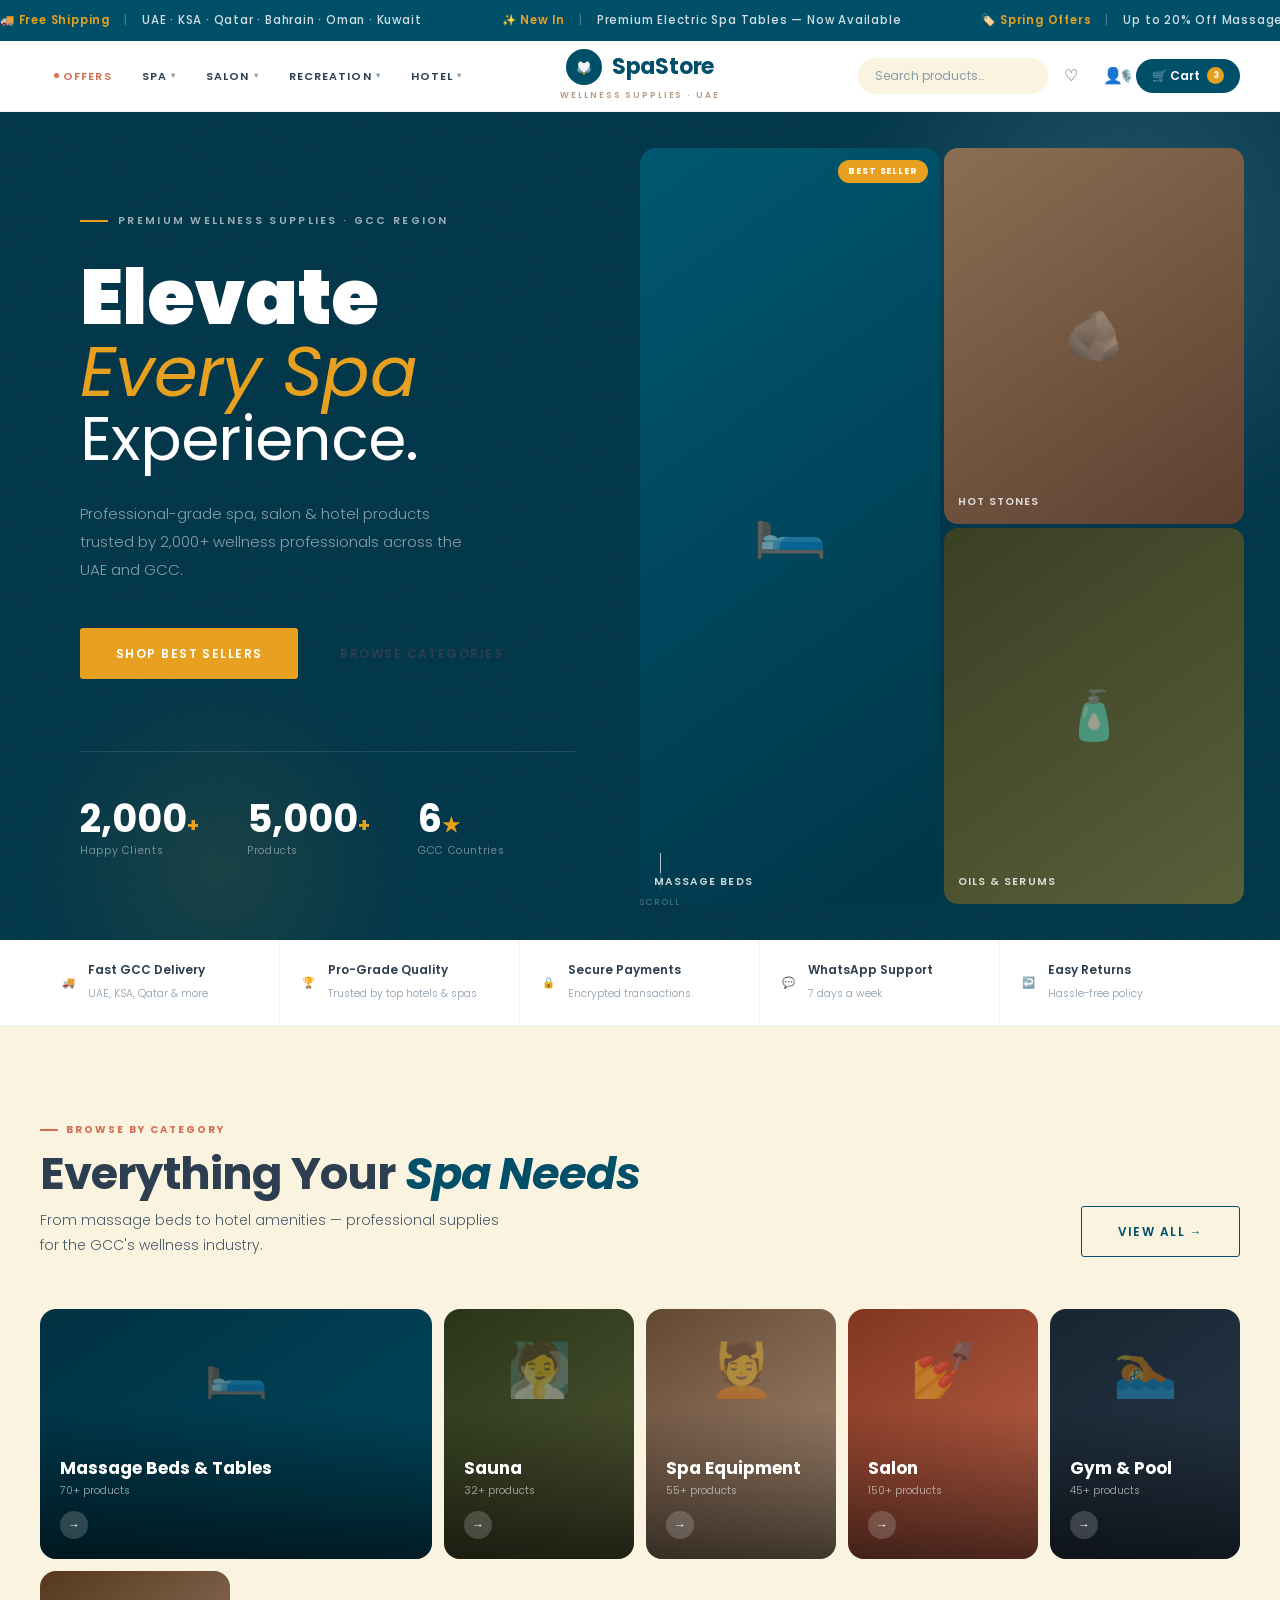
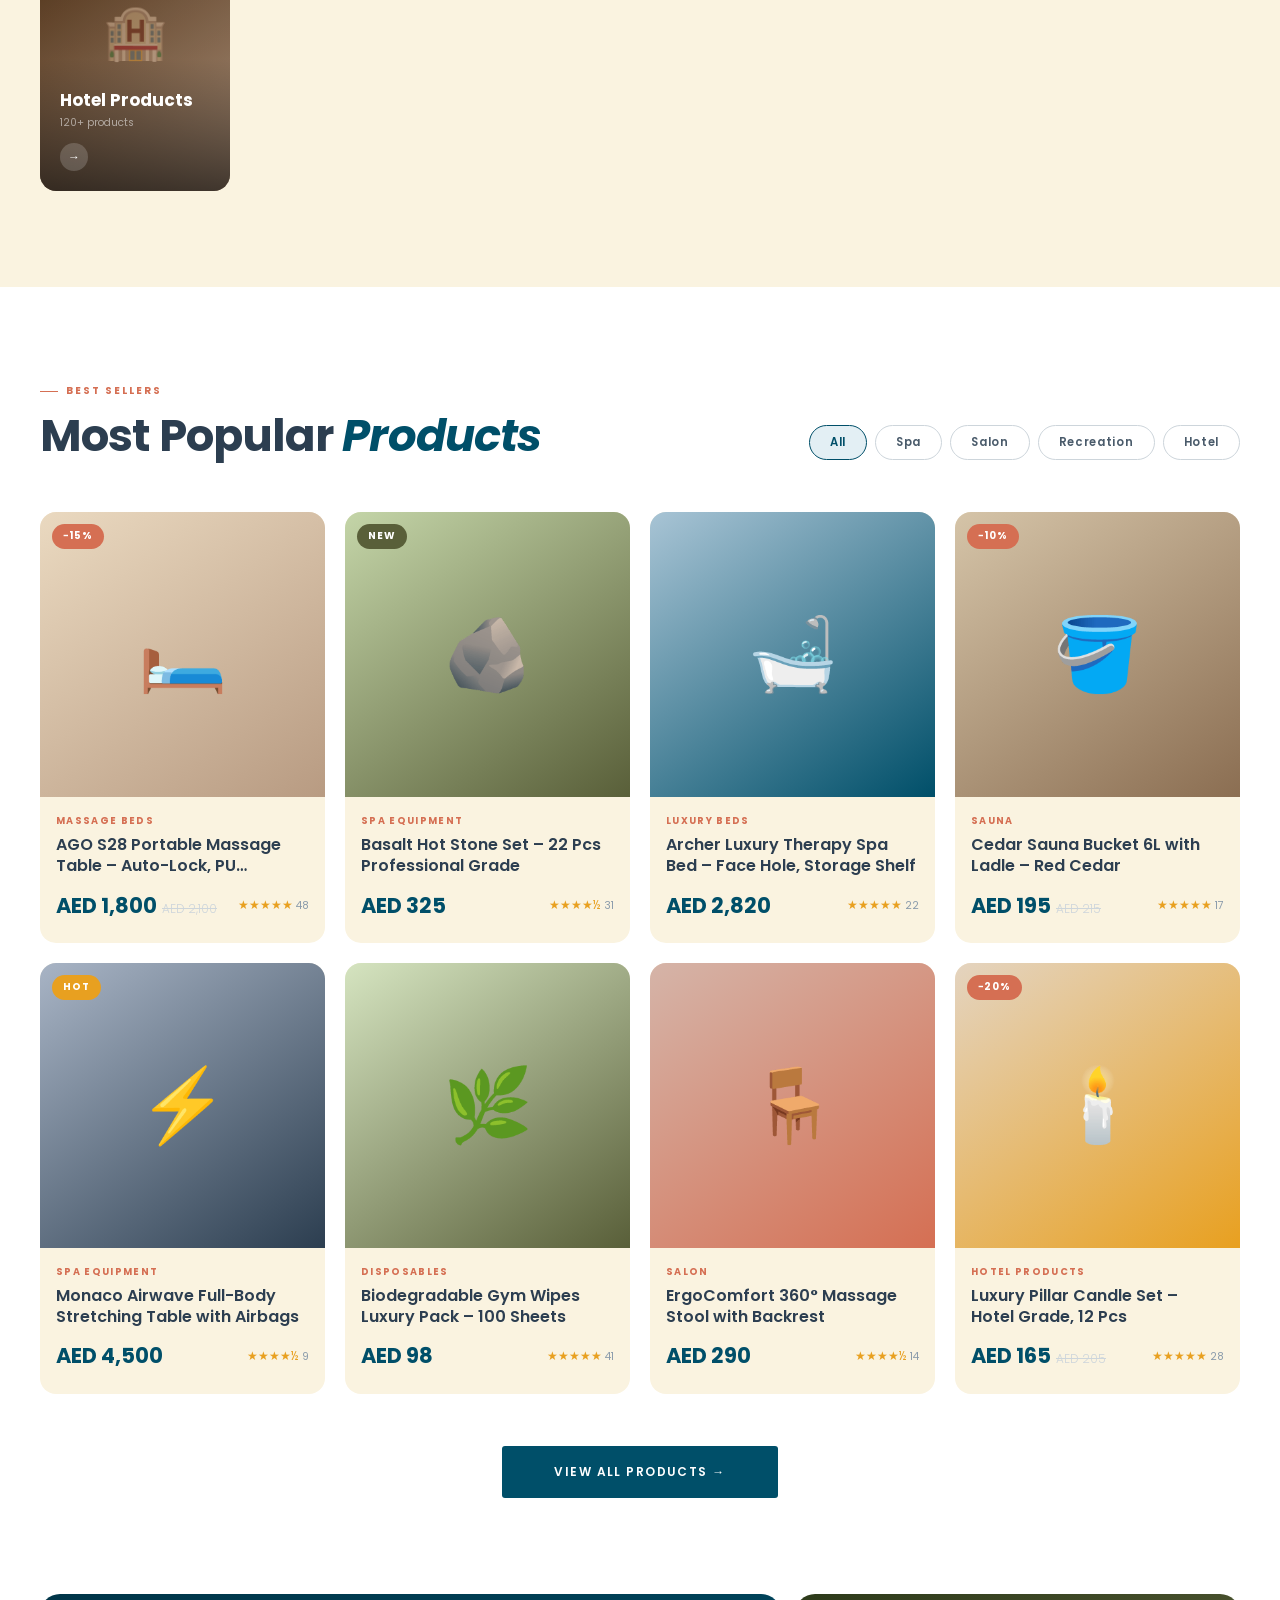
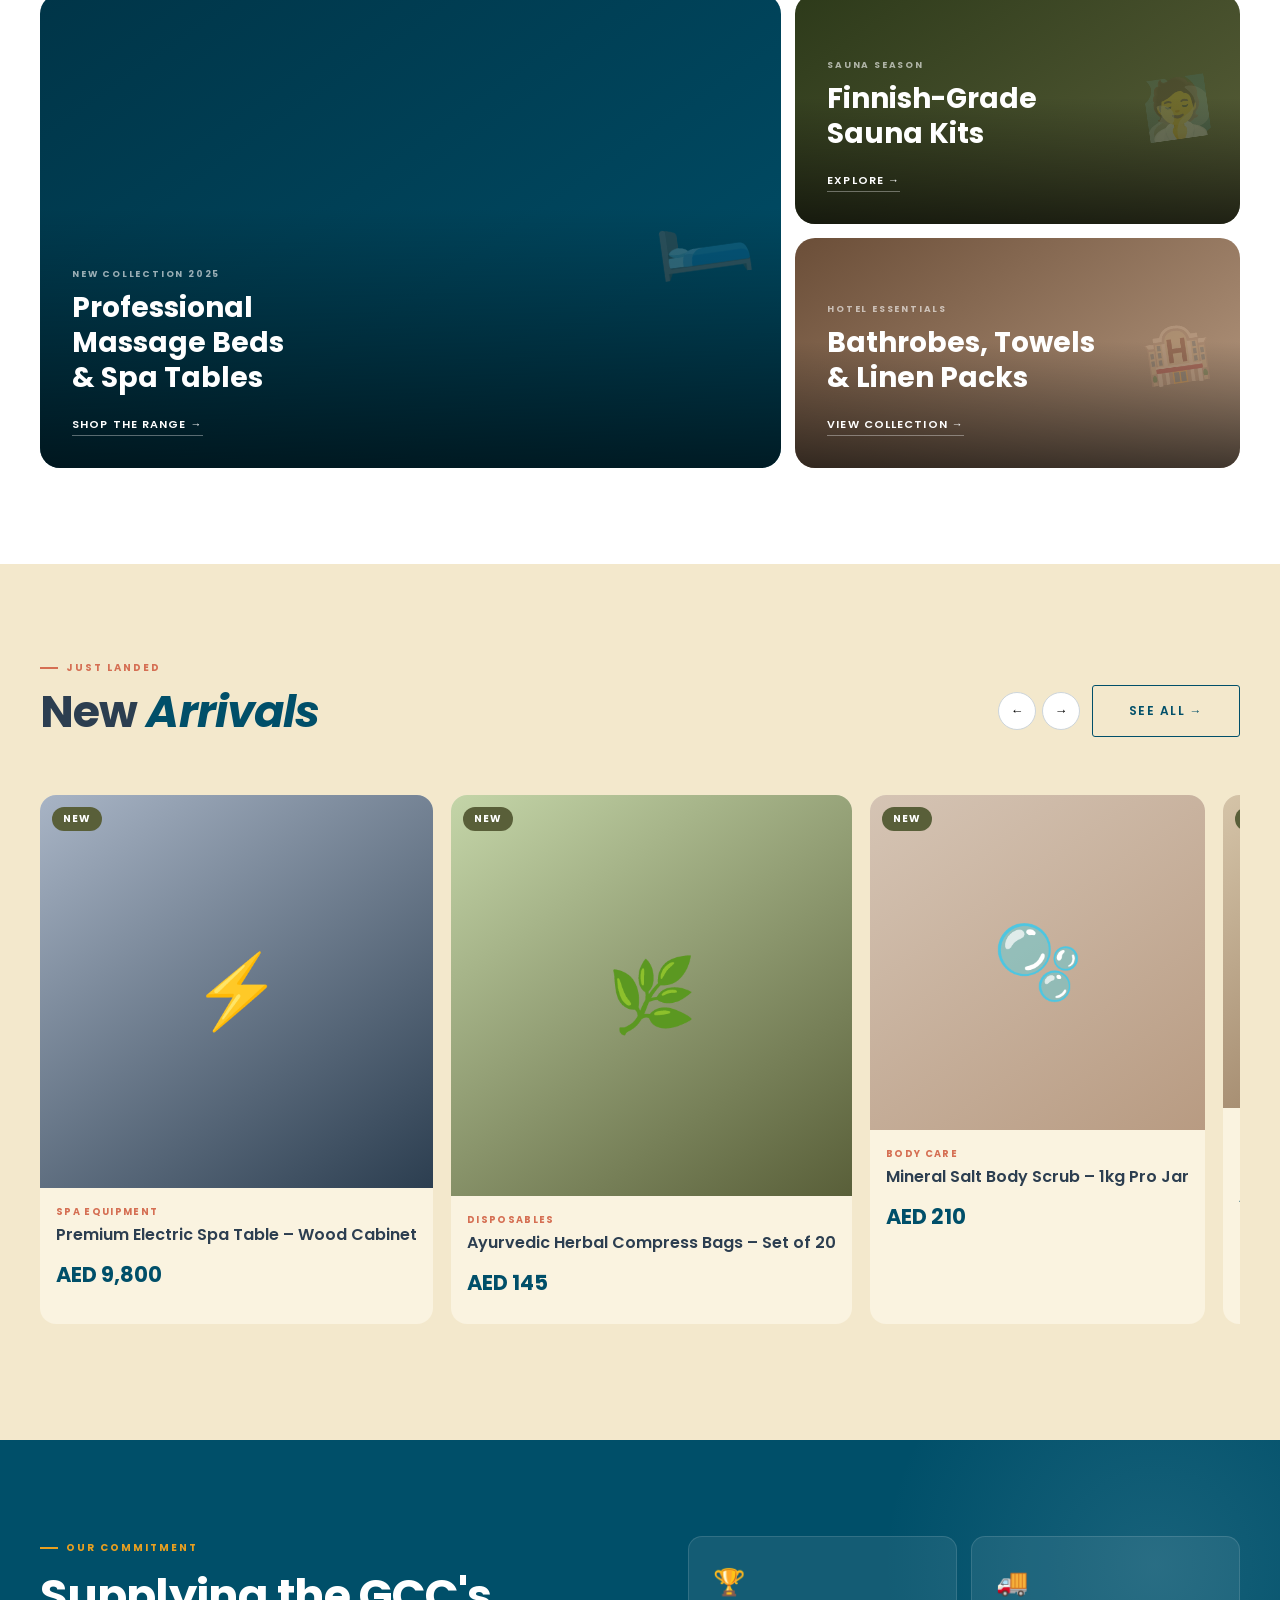
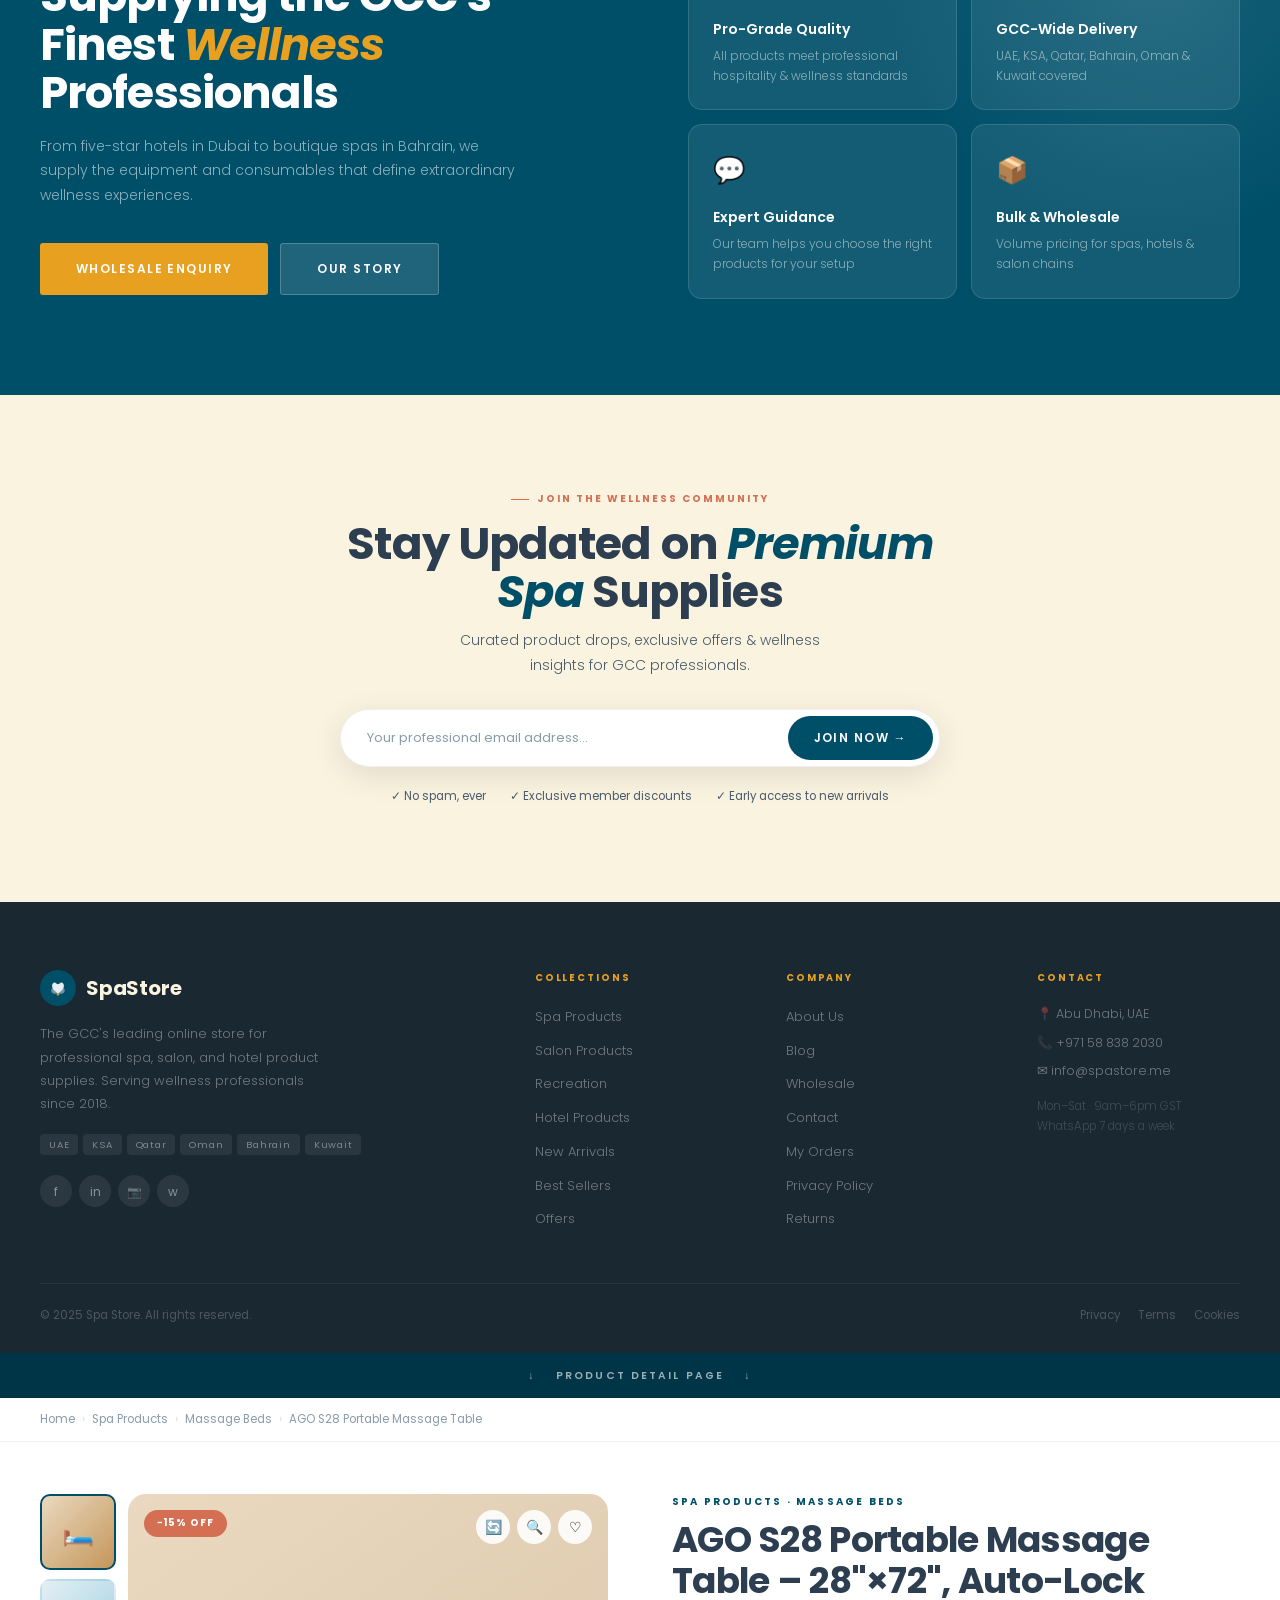
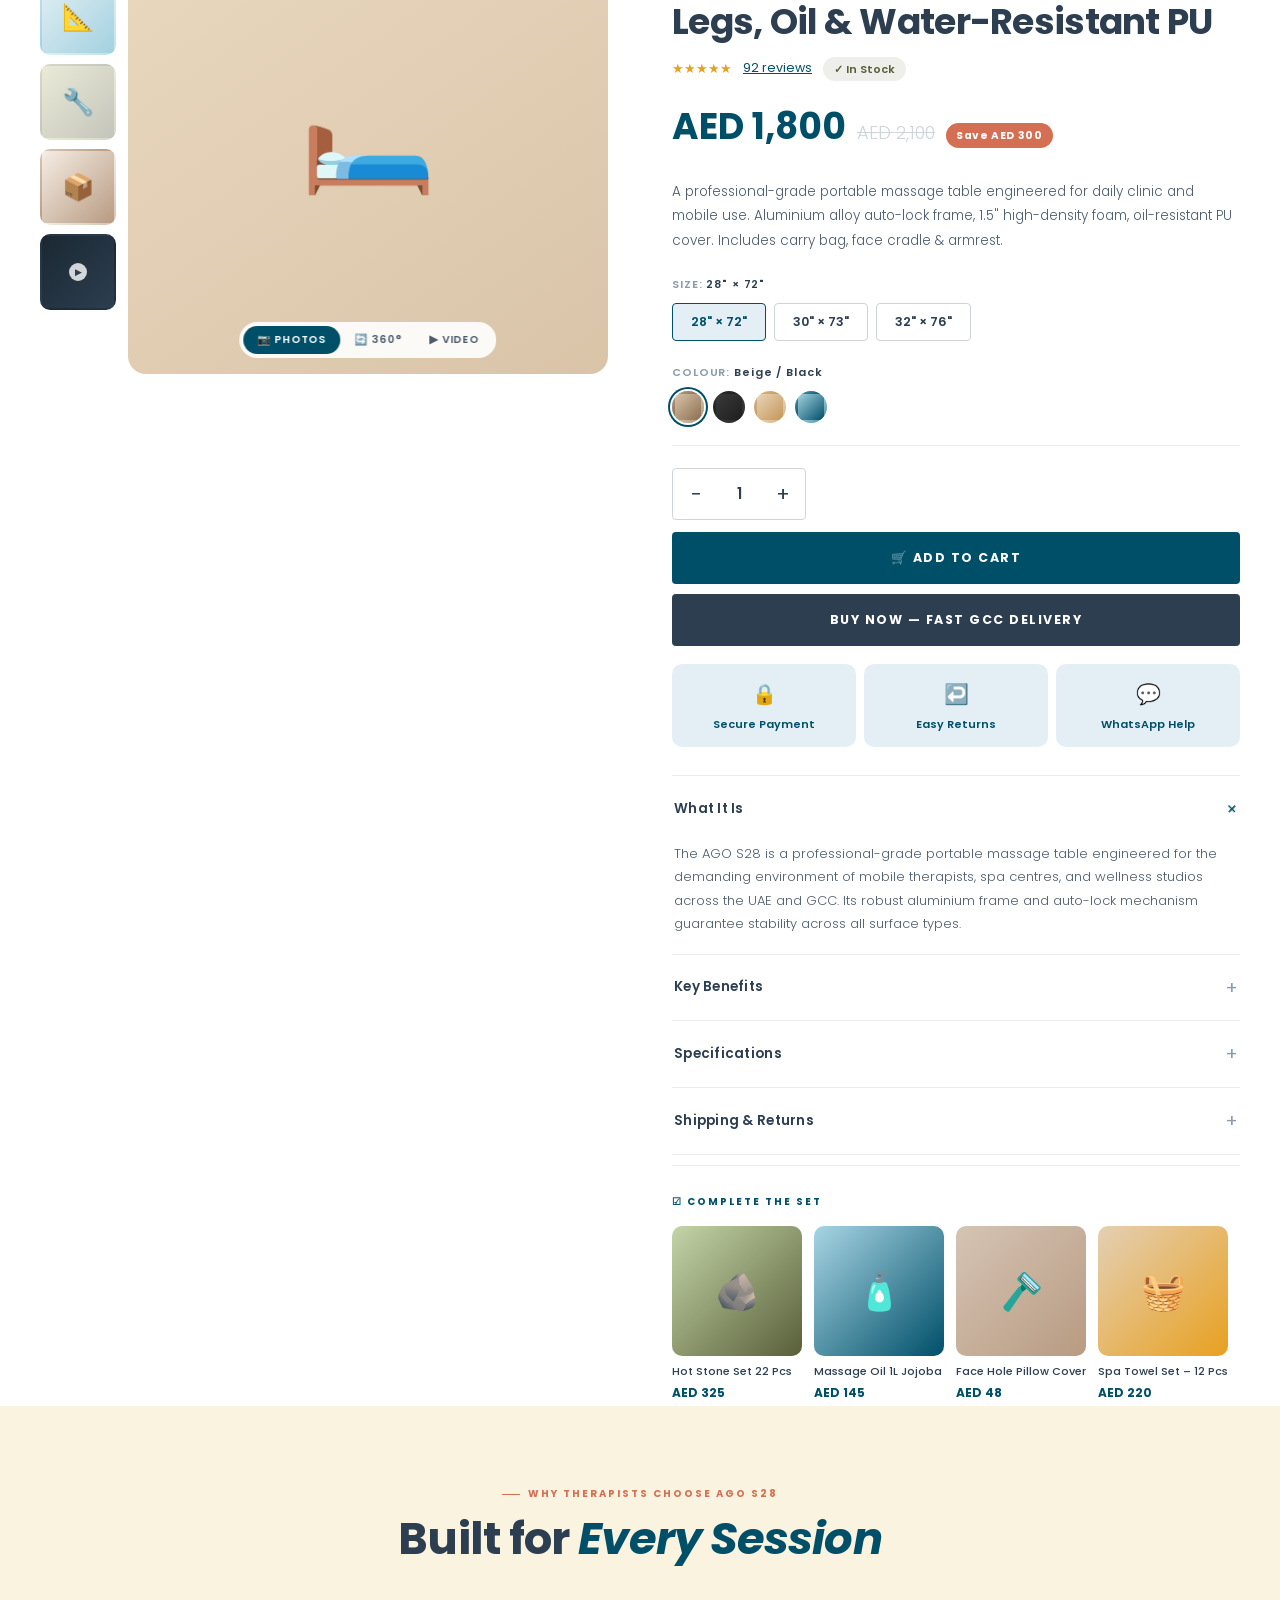
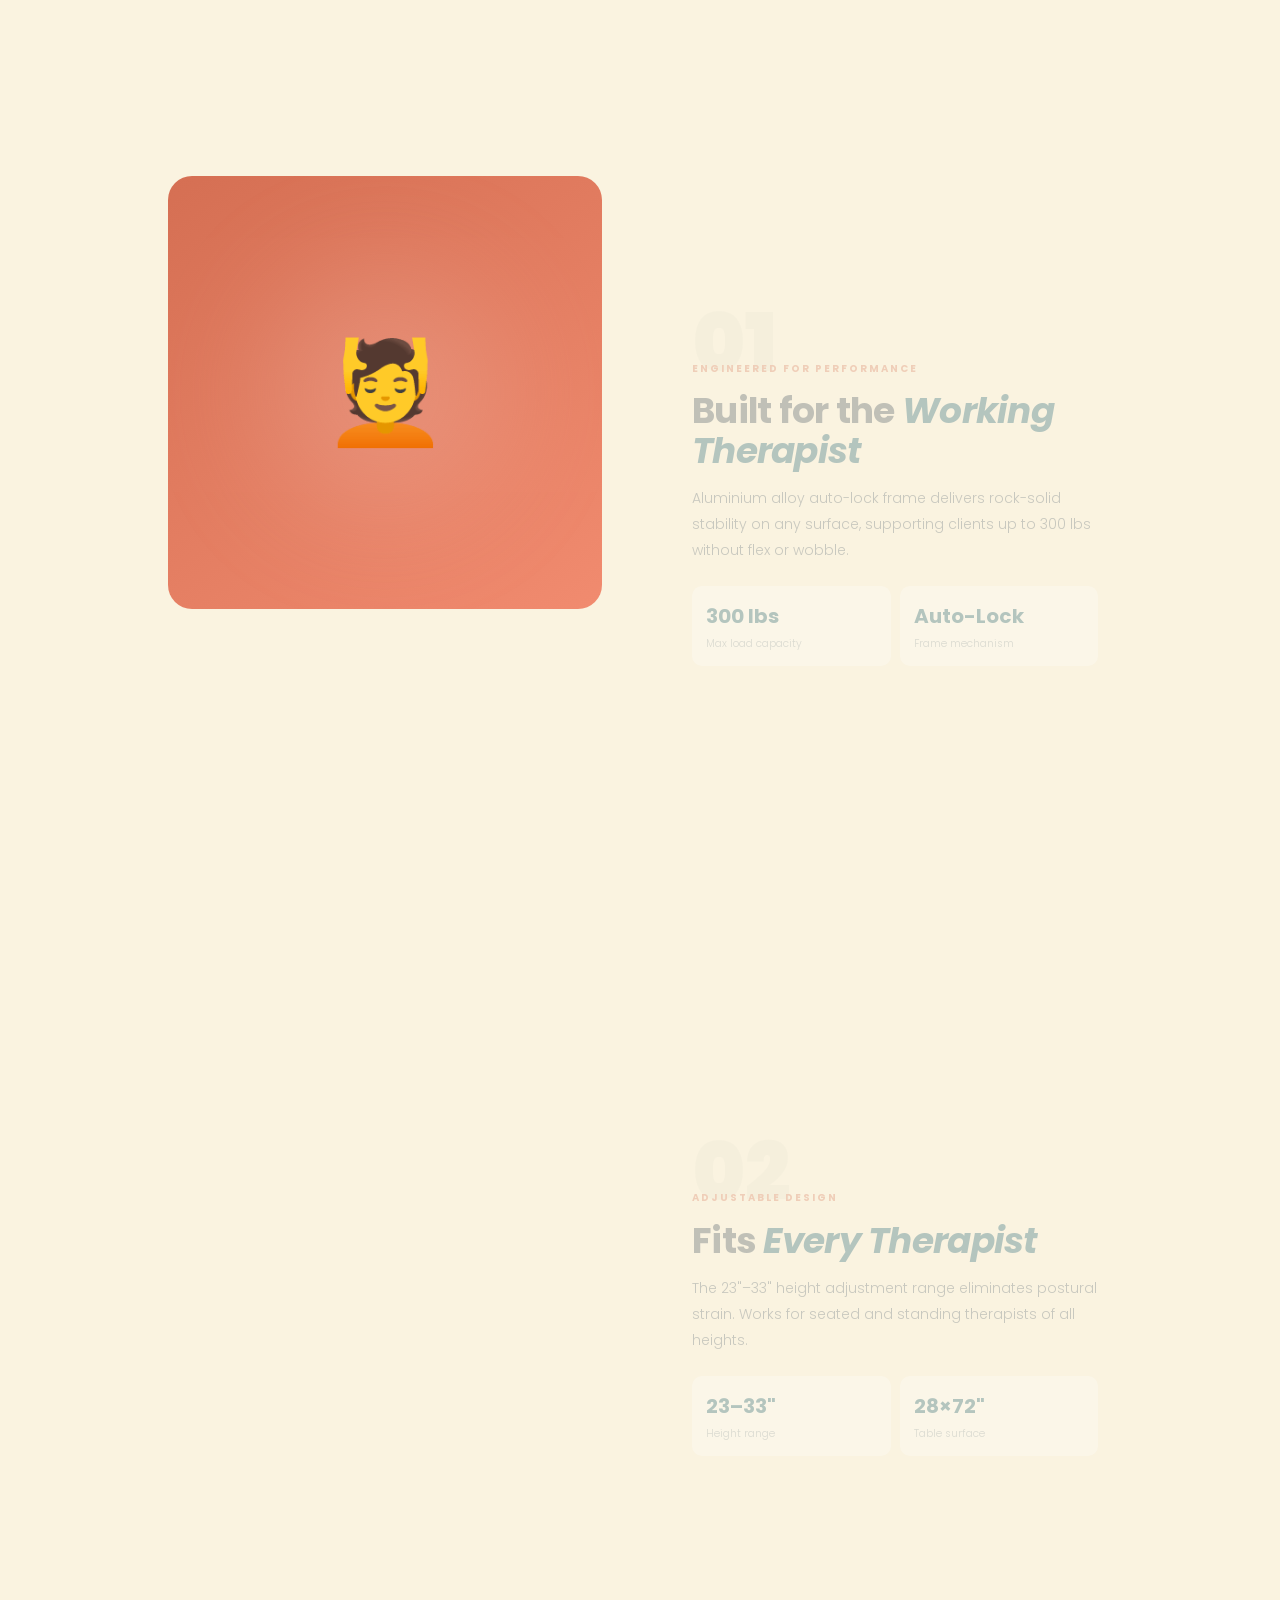
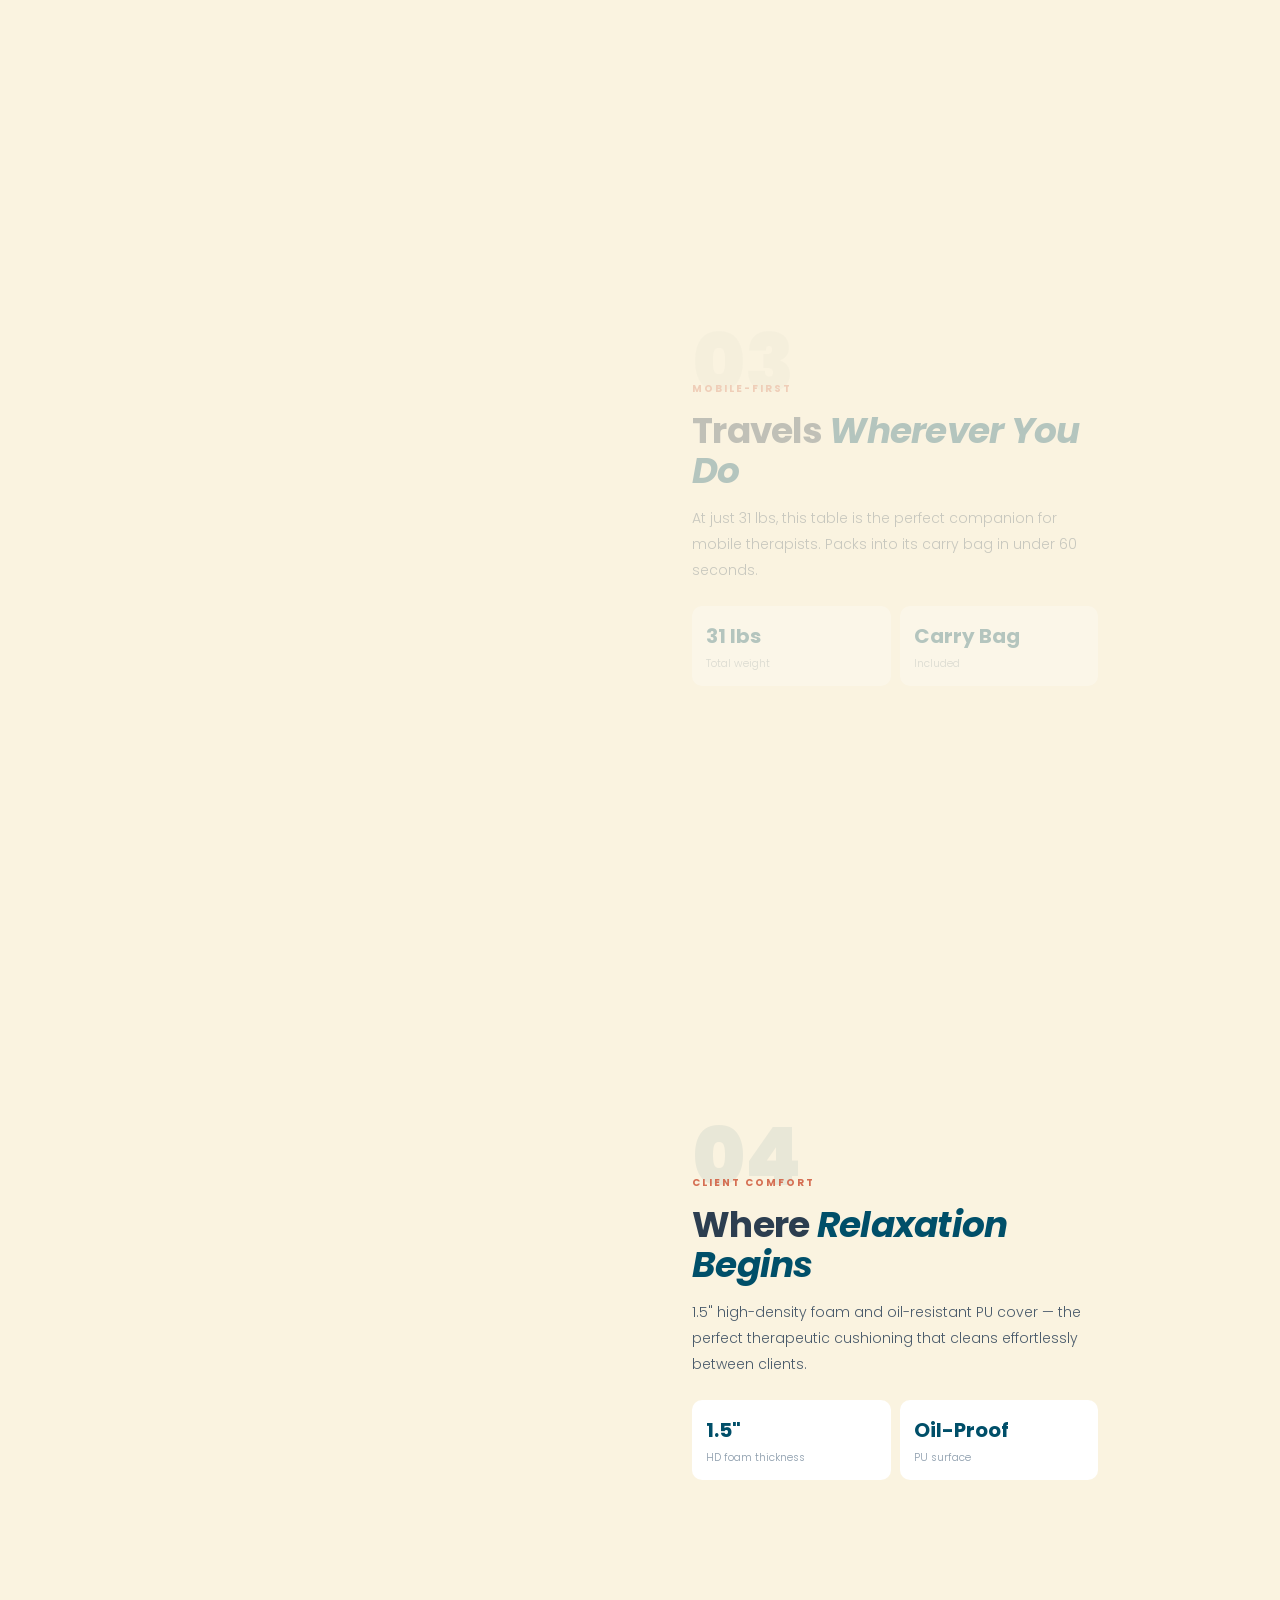
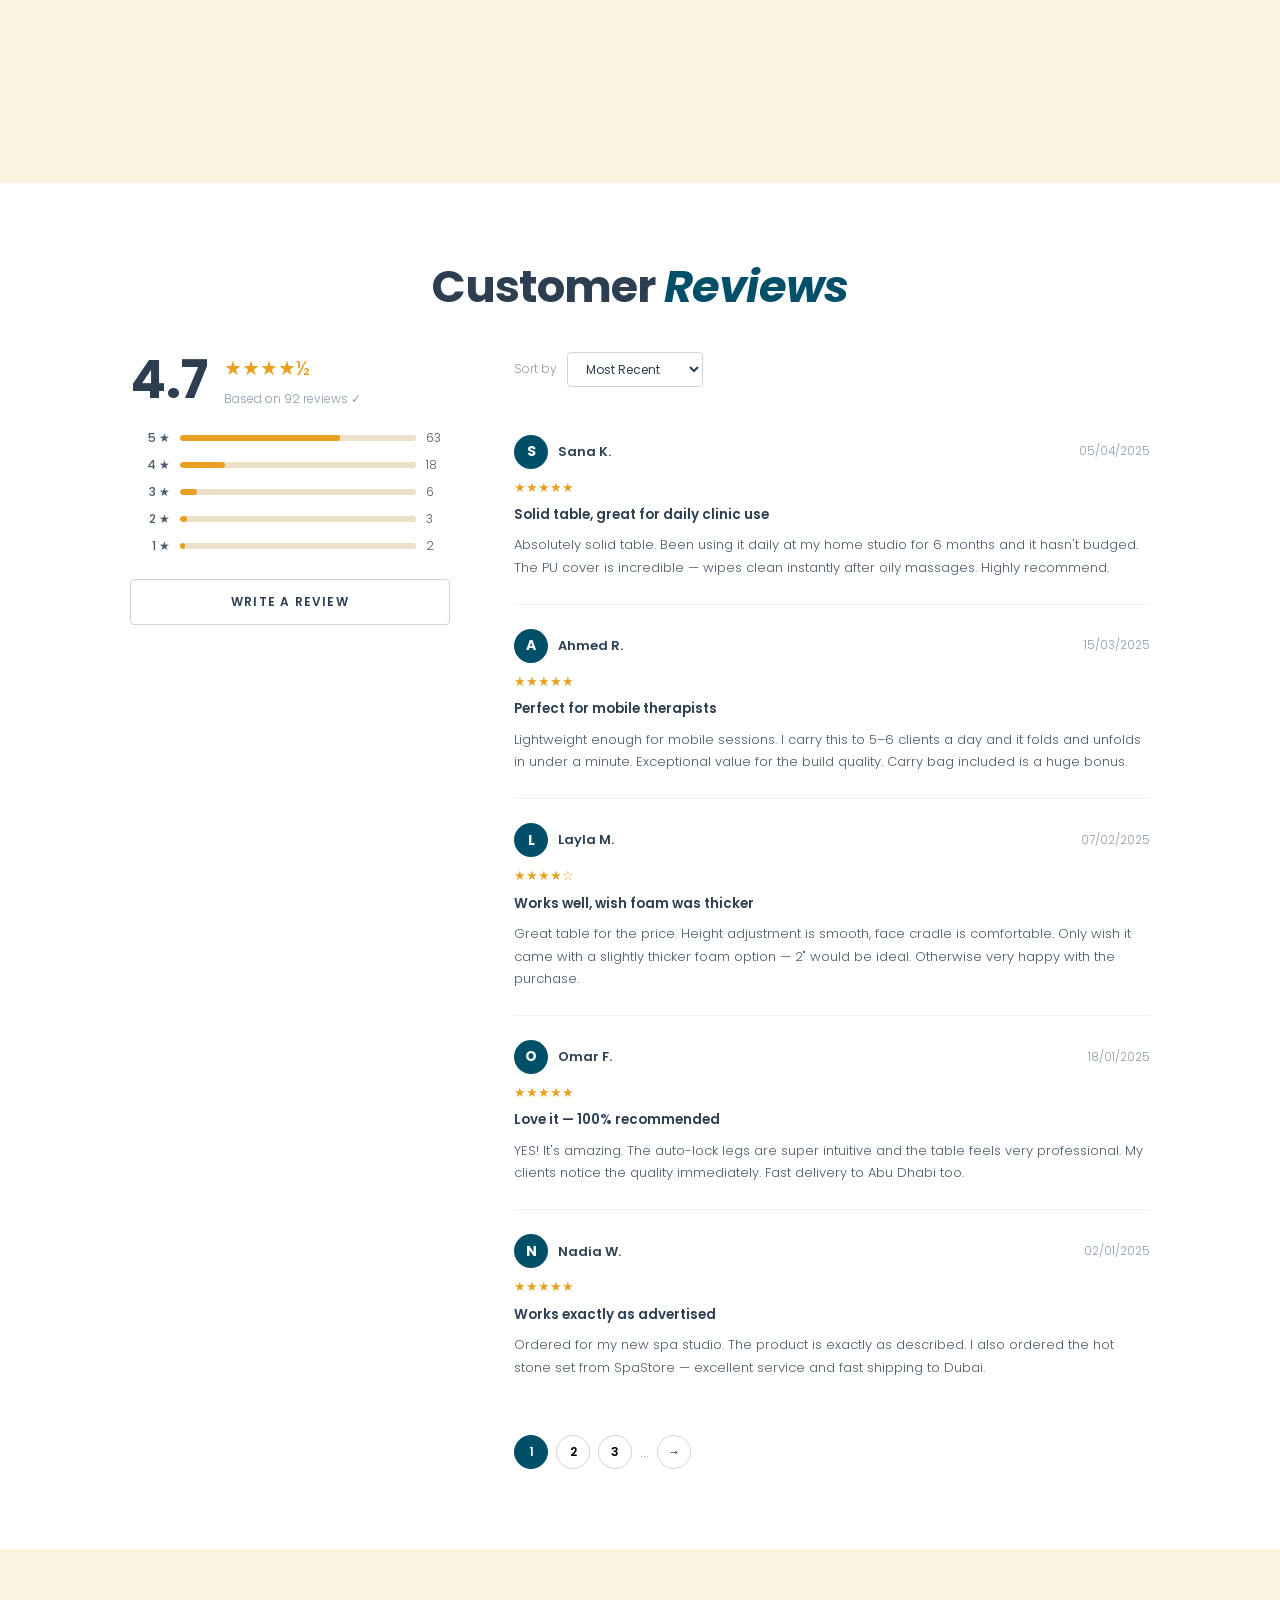
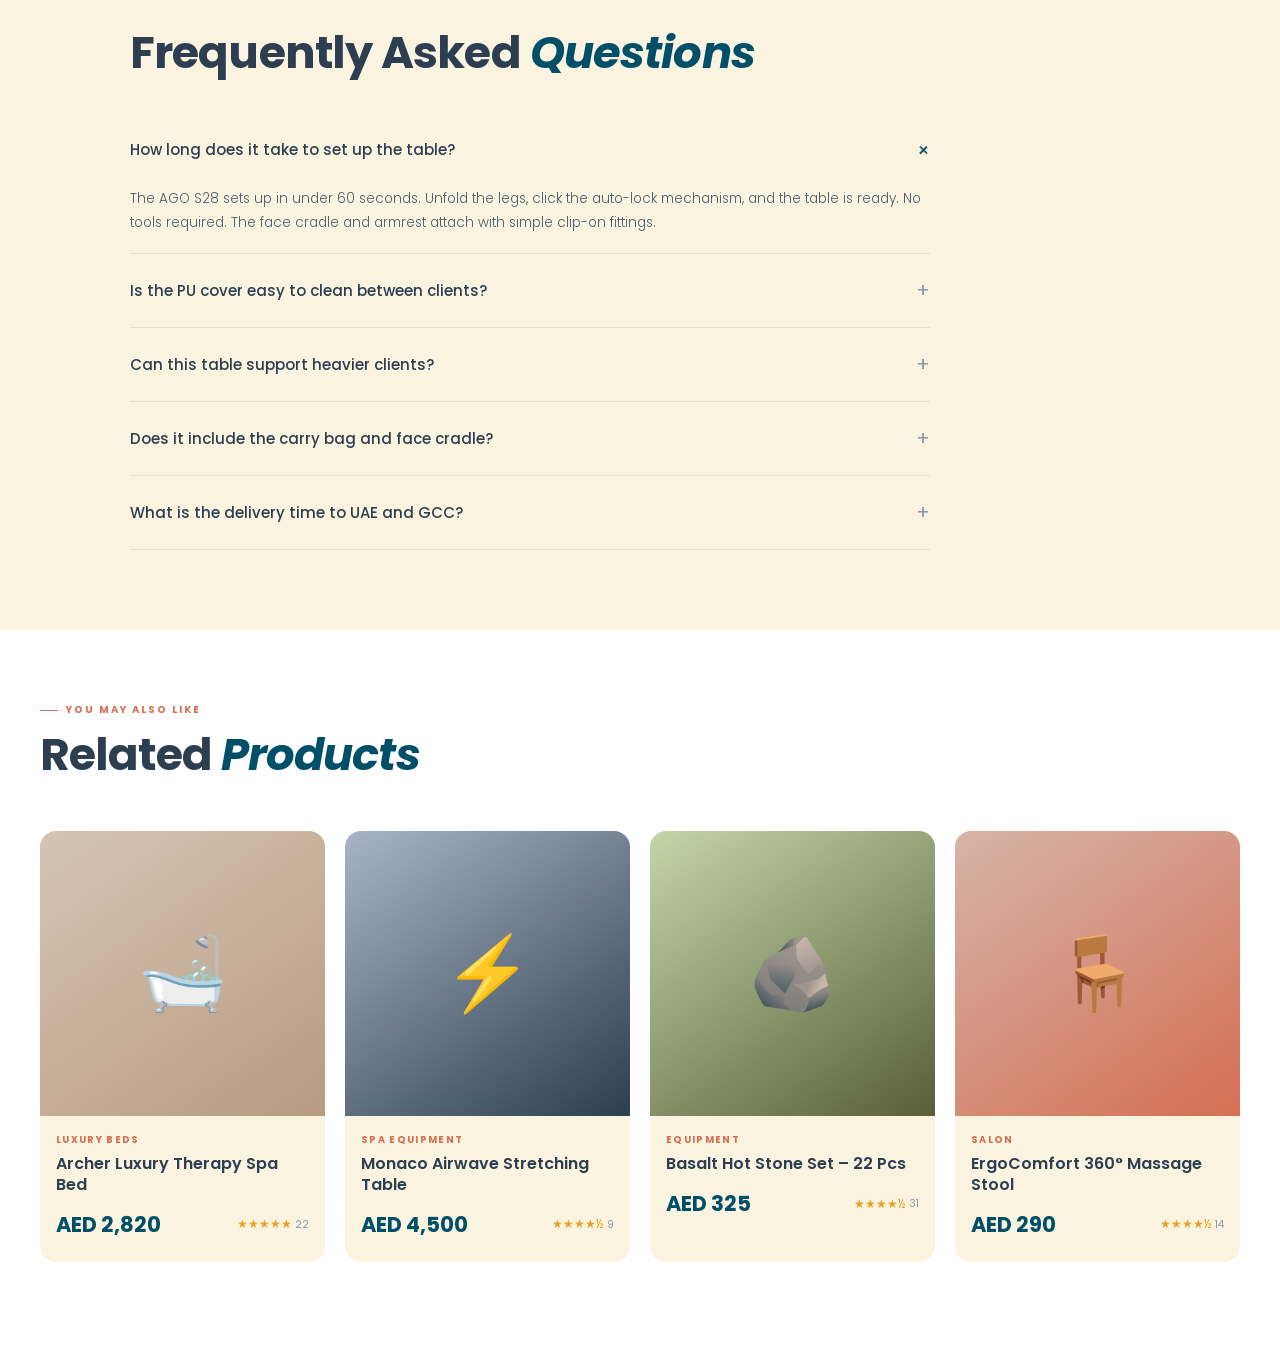
<file: spastore-v3.html>
<!DOCTYPE html>
<html lang="en">
<head>
<meta charset="UTF-8">
<meta name="viewport" content="width=device-width, initial-scale=1.0">
<title>SpaStore — Premium Wellness Supplies UAE</title>
<link href="https://fonts.googleapis.com/css2?family=Poppins:ital,wght@0,300;0,400;0,500;0,600;0,700;0,800;1,400;1,600&display=swap" rel="stylesheet">
<link href="https://fonts.googleapis.com/css2?family=Poppins:ital,wght@0,300;0,400;0,500;0,600;0,700;0,800;1,400;1,600&display=swap" rel="stylesheet">
<style>
/* ══════════════════════════════════════════
   DESIGN TOKENS
══════════════════════════════════════════ */
:root {
  /* Wellness Palette */
  --ink:         #2C3E50;
  --ink-mid:     #4A5B6B;
  --ink-light:   #8A9BAB;
  --ink-pale:    #CDD5DB;
  --teal:        #004F69;
  --teal-deep:   #003548;
  --teal-mid:    #006A8A;
  --teal-pale:   #E3EFF4;
  --teal-soft:   #A3D1E0;
  --ivory:       #FAF3E0;
  --ivory-warm:  #F3E8CC;
  --ivory-dark:  #EDE0C8;
  --sage:        #C4C5BA;
  --sage-deep:   #595F39;
  --taupe:       #B89B82;
  --taupe-pale:  #F5EDE4;
  --terra:       #D56F53;
  --terra-pale:  #FAEAE5;
  --gold:        #E8A020;
  --gold-pale:   #FDF4E3;
  --white:       #FFFFFF;

  /* Fonts */
  --serif:   'Poppins', sans-serif;
  --sans:    'Poppins', sans-serif;

  /* Spacing */
  --gap:  24px;
  --ease: cubic-bezier(.4,0,.2,1);
}

/* ══════════════════════════════════════════
   BASE
══════════════════════════════════════════ */
*, *::before, *::after { box-sizing: border-box; margin: 0; padding: 0; }
html { scroll-behavior: smooth; }
body { font-family: var(--sans); background: var(--white); color: var(--ink); font-size: 15px; line-height: 1.65; overflow-x: hidden; }
img { display: block; max-width: 100%; }
a { text-decoration: none; color: inherit; }
button { font-family: var(--sans); cursor: pointer; }

/* ══════════════════════════════════════════
   LAYOUT
══════════════════════════════════════════ */
.w { max-width: 1360px; margin: 0 auto; padding: 0 40px; }
.w-narrow { max-width: 1100px; margin: 0 auto; padding: 0 40px; }

/* Reveal */
.reveal { opacity: 0; transform: translateY(20px); transition: opacity .65s var(--ease), transform .65s var(--ease); }
.reveal.in { opacity: 1; transform: none; }
.d1 { transition-delay: .08s; }
.d2 { transition-delay: .16s; }
.d3 { transition-delay: .24s; }
.d4 { transition-delay: .32s; }

/* ══════════════════════════════════════════
   BUTTONS
══════════════════════════════════════════ */
.btn {
  display: inline-flex; align-items: center; justify-content: center; gap: 8px;
  font-family: var(--sans); font-size: 12px; font-weight: 600;
  letter-spacing: .12em; text-transform: uppercase;
  padding: 15px 36px; border: none; cursor: pointer;
  transition: all .28s var(--ease); white-space: nowrap;
}
.btn-teal   { background: var(--teal); color: var(--white); }
.btn-teal:hover { background: var(--teal-mid); transform: translateY(-1px); box-shadow: 0 10px 28px rgba(0,79,105,.22); }
.btn-dark   { background: var(--ink); color: var(--white); }
.btn-dark:hover { background: #1a2836; transform: translateY(-1px); }
.btn-gold   { background: var(--gold); color: var(--white); }
.btn-gold:hover { background: #d48c14; transform: translateY(-1px); box-shadow: 0 10px 28px rgba(232,160,32,.28); }
.btn-terra  { background: var(--terra); color: var(--white); }
.btn-terra:hover { background: #c05a42; }
.btn-outline { background: transparent; color: var(--teal); border: 1.5px solid var(--teal); }
.btn-outline:hover { background: var(--teal); color: var(--white); }
.btn-outline-dark { background: transparent; color: var(--ink); border: 1.5px solid var(--ink-pale); }
.btn-outline-dark:hover { border-color: var(--ink); }
.btn-sm { padding: 10px 22px; font-size: 11px; }
.btn-full { width: 100%; }
.btn-pill { border-radius: 60px; }

/* ══════════════════════════════════════════
   TOP ANNOUNCEMENT BAR
══════════════════════════════════════════ */
.announce {
  background: var(--teal);
  padding: 11px 0;
  overflow: hidden;
}
.announce-ticker {
  display: flex; gap: 80px; animation: tickMove 30s linear infinite; white-space: nowrap;
}
@keyframes tickMove { 0%{transform:translateX(0)} 100%{transform:translateX(-50%)} }
.announce-item {
  display: flex; align-items: center; gap: 10px; flex-shrink: 0;
  font-size: 11.5px; font-weight: 500; letter-spacing: .07em; color: rgba(255,255,255,.82);
}
.announce-item b { color: var(--gold); font-weight: 600; }
.announce-div { color: rgba(255,255,255,.25); margin: 0 4px; }

/* ══════════════════════════════════════════
   HEADER — UNOVE style centered logo
══════════════════════════════════════════ */
.header {
  position: sticky; top: 0; z-index: 500;
  background: rgba(255,255,255,.97);
  backdrop-filter: blur(18px);
  border-bottom: 1px solid rgba(0,0,0,.06);
  transition: box-shadow .3s var(--ease);
}
.header.shadow { box-shadow: 0 2px 24px rgba(0,0,0,.08); }
.header-inner {
  display: grid; grid-template-columns: 1fr auto 1fr;
  align-items: center; height: 70px; gap: 24px;
}

/* Left nav */
.hn-left { display: flex; align-items: center; gap: 2px; }
/* Right actions */
.hn-right { display: flex; align-items: center; justify-content: flex-end; gap: 4px; }

/* Logo — centered */
.logo-center { display: flex; flex-direction: column; align-items: center; justify-content: center; }
.logo-svg { display: flex; align-items: center; gap: 10px; }
.logo-icon {
  width: 36px; height: 36px; background: var(--teal); border-radius: 50%;
  display: flex; align-items: center; justify-content: center;
}
.logo-icon svg { width: 20px; height: 20px; }
.logo-name { font-family: var(--serif); font-size: 22px; font-weight: 700; color: var(--teal); letter-spacing: -.01em; line-height: 1; }
.logo-sub { font-size: 8.5px; font-weight: 600; letter-spacing: .22em; text-transform: uppercase; color: var(--taupe); margin-top: 3px; text-align: center; }

/* Nav links */
.nav-link {
  padding: 7px 14px; font-size: 11px; font-weight: 600;
  letter-spacing: .1em; text-transform: uppercase; color: var(--ink);
  border-radius: 3px; display: flex; align-items: center; gap: 4px;
  transition: all .2s var(--ease); white-space: nowrap; position: relative;
}
.nav-link:hover, .nav-item:hover > .nav-link { color: var(--teal); background: var(--teal-pale); }
.nav-link .chev { font-size: 8px; opacity: .5; transition: transform .2s; }
.nav-item:hover > .nav-link .chev { transform: rotate(180deg); opacity: 1; }
.nav-offers { color: var(--terra) !important; }
.nav-offers-dot { width: 5px; height: 5px; border-radius: 50%; background: var(--terra); animation: dotblink 2s infinite; }
@keyframes dotblink { 0%,100%{opacity:1;transform:scale(1)} 50%{opacity:.4;transform:scale(1.5)} }

/* Icon buttons header */
.hbtn {
  width: 38px; height: 38px; border: none; background: transparent;
  border-radius: 50%; display: flex; align-items: center; justify-content: center;
  font-size: 16px; color: var(--ink); transition: all .2s var(--ease);
}
.hbtn:hover { background: var(--teal-pale); color: var(--teal); }

/* Search bar */
.hsearch {
  display: flex; align-items: center; gap: 6px;
  background: var(--ivory); border: 1.5px solid transparent;
  border-radius: 40px; padding: 0 6px 0 16px;
  transition: all .25s var(--ease); width: 190px;
}
.hsearch:focus-within { border-color: var(--teal); background: var(--white); box-shadow: 0 0 0 3px rgba(0,79,105,.09); width: 220px; }
.hsearch input { border: none; background: transparent; font-family: var(--sans); font-size: 12px; color: var(--ink); flex: 1; outline: none; padding: 8px 0; }
.hsearch input::placeholder { color: var(--ink-light); }
.hsearch-ico { font-size: 12px; color: var(--ink-light); padding: 4px 6px; cursor: pointer; }
.hsearch-ico.voice { color: var(--terra); }
.hsearch-ico.visual { color: var(--teal); }

.cart-badge-btn {
  display: flex; align-items: center; gap: 7px;
  background: var(--teal); color: var(--white);
  padding: 8px 16px; border-radius: 40px; border: none;
  font-size: 12px; font-weight: 600; transition: all .25s var(--ease);
}
.cart-badge-btn:hover { background: var(--teal-mid); transform: translateY(-1px); box-shadow: 0 8px 20px rgba(0,79,105,.2); }
.cart-n { background: var(--gold); color: var(--white); font-size: 9px; font-weight: 700; width: 17px; height: 17px; border-radius: 50%; display: flex; align-items: center; justify-content: center; }

/* ── MEGA MENU ── */
.mega {
  position: absolute; top: calc(100% + 10px); left: 50%; transform: translateX(-50%) translateY(6px);
  background: var(--white); border: 1px solid rgba(0,0,0,.07); border-radius: 14px;
  box-shadow: 0 20px 60px rgba(0,0,0,.12); padding: 28px 28px 24px;
  min-width: 680px; opacity: 0; visibility: hidden; pointer-events: none;
  transition: opacity .22s var(--ease), transform .22s var(--ease), visibility 0s .22s;
}
.nav-item { position: relative; }
.nav-item:hover .mega {
  opacity: 1; visibility: visible; pointer-events: auto;
  transform: translateX(-50%) translateY(0);
  transition: opacity .22s var(--ease), transform .22s var(--ease);
}
.mega-label { font-size: 9px; font-weight: 700; letter-spacing: .2em; text-transform: uppercase; color: var(--ink-light); margin-bottom: 14px; }
.mega-grid { display: grid; grid-template-columns: repeat(4,1fr); gap: 6px; }
.mega-grid.g3 { grid-template-columns: repeat(3,1fr); }
.mega-row { display: grid; grid-template-columns: 1fr 200px; gap: 24px; }
.mi {
  display: flex; flex-direction: column; align-items: center;
  padding: 14px 10px; border-radius: 10px; cursor: pointer; text-align: center;
  transition: background .2s;
}
.mi:hover { background: var(--teal-pale); }
.mi-thumb {
  width: 58px; height: 58px; border-radius: 12px; margin-bottom: 9px;
  display: flex; align-items: center; justify-content: center; font-size: 26px;
  transition: transform .25s var(--ease);
}
.mi:hover .mi-thumb { transform: scale(1.08); }
.t1 { background: linear-gradient(135deg,var(--teal-pale),var(--teal-soft)); }
.t2 { background: linear-gradient(135deg,var(--taupe-pale),var(--taupe)); }
.t3 { background: linear-gradient(135deg,#EAEAD8,var(--sage)); }
.t4 { background: linear-gradient(135deg,var(--terra-pale),var(--terra)); }
.t5 { background: linear-gradient(135deg,var(--gold-pale),var(--gold)); }
.t6 { background: linear-gradient(135deg,#E8EDE2,var(--sage-deep)); }
.t7 { background: linear-gradient(135deg,var(--ivory),var(--ivory-dark)); }
.t8 { background: linear-gradient(135deg,var(--teal-pale),var(--teal)); }
.mi-name { font-size: 11px; font-weight: 600; color: var(--ink); line-height: 1.3; }
.mi-count { font-size: 9.5px; color: var(--ink-light); margin-top: 2px; }
.mega-feat {
  border-radius: 12px; background: var(--teal); padding: 22px 20px;
  display: flex; flex-direction: column; justify-content: space-between; min-height: 200px;
  position: relative; overflow: hidden;
}
.mega-feat::before { content:''; position:absolute; right:-40px; top:-40px; width:140px; height:140px; border-radius:50%; background:rgba(255,255,255,.07); }
.mf-tag { font-size: 9px; font-weight: 600; letter-spacing:.18em; text-transform:uppercase; color:rgba(255,255,255,.55); }
.mf-title { font-family:var(--serif); font-size: 17px; font-weight:700; color:var(--white); line-height:1.25; margin-top:6px; }
.mf-emo { font-size:44px; opacity:.65; text-align:center; margin:12px 0; }
.mf-cta { font-size:11px; font-weight:600; letter-spacing:.1em; text-transform:uppercase; color:var(--gold); display:flex; align-items:center; gap:5px; transition:gap .2s; }
.mf-cta:hover { gap:10px; }

/* ══════════════════════════════════════════
   HERO — editorial split layout
══════════════════════════════════════════ */
.hero {
  background: var(--teal-deep);
  display: grid; grid-template-columns: 1fr 1fr;
  min-height: 92vh; position: relative; overflow: hidden;
}
.hero-noise {
  position: absolute; inset: 0; pointer-events: none; opacity: .035;
  background-image: url("data:image/svg+xml,%3Csvg viewBox='0 0 300 300' xmlns='http://www.w3.org/2000/svg'%3E%3Cfilter id='n'%3E%3CfeTurbulence type='fractalNoise' baseFrequency='.9' numOctaves='4'/%3E%3C/filter%3E%3Crect width='100%25' height='100%25' filter='url(%23n)'/%3E%3C/svg%3E");
}
.hero-orb {
  position: absolute; border-radius: 50%; pointer-events: none;
  background: radial-gradient(circle, rgba(163,209,224,.18) 0%, transparent 70%);
}
.orb1 { width:600px; height:600px; right:-150px; top:-180px; }
.orb2 { width:380px; height:380px; left:30px; bottom:-120px; background:radial-gradient(circle,rgba(232,160,32,.1) 0%,transparent 70%); }

.hero-left {
  display: flex; flex-direction: column; justify-content: center;
  padding: 100px 64px 80px 80px; position: relative; z-index: 2;
}
.hero-eyebrow {
  display: flex; align-items: center; gap: 10px; margin-bottom: 28px;
  opacity: 0; animation: fadeUp .7s .1s var(--ease) forwards;
}
.eyebrow-line { width: 28px; height: 1.5px; background: var(--gold); }
.eyebrow-text { font-size: 10.5px; font-weight: 600; letter-spacing: .22em; text-transform: uppercase; color: rgba(255,255,255,.6); }

.hero-h1 { font-family: var(--serif); color: var(--white); line-height: 1.02; letter-spacing: -.03em; opacity:0; animation: fadeUp .8s .2s var(--ease) forwards; }
.hero-h1 .l1 { display:block; font-size: clamp(52px,6vw,88px); font-weight:900; }
.hero-h1 .l2 { display:block; font-size: clamp(48px,5.5vw,80px); font-weight:400; font-style:italic; color:var(--gold); }
.hero-h1 .l3 { display:block; font-size: clamp(42px,4.8vw,70px); font-weight:400; }

.hero-p { color:rgba(255,255,255,.52); font-size:15px; font-weight:300; line-height:1.85; max-width:400px; margin:30px 0 44px; opacity:0; animation:fadeUp .7s .35s var(--ease) forwards; }
.hero-btns { display:flex; align-items:center; gap:14px; opacity:0; animation:fadeUp .7s .48s var(--ease) forwards; }
.hero-stats { display:flex; gap:48px; margin-top:72px; padding-top:48px; border-top:1px solid rgba(255,255,255,.1); opacity:0; animation:fadeUp .7s .62s var(--ease) forwards; }
.stat-n { font-family:var(--serif); font-size:38px; font-weight:700; color:var(--white); line-height:1; }
.stat-u { font-size:20px; color:var(--gold); }
.stat-l { font-size:10.5px; color:rgba(255,255,255,.42); letter-spacing:.06em; margin-top:4px; }

.hero-right { position:relative; display:flex; align-items:stretch; z-index:2; }
.hero-mosaic {
  display: grid; grid-template-columns:1fr 1fr; grid-template-rows:1fr 1fr;
  gap:4px; width:100%; padding:36px 36px 36px 0;
}
.hm-tile {
  border-radius:14px; overflow:hidden; position:relative;
  display:flex; align-items:center; justify-content:center;
  opacity:0; animation:fadeUp .8s var(--ease) forwards;
}
.hm-tile.span2 { grid-row:span 2; border-radius:16px; animation-delay:.28s; }
.hm-tile:nth-child(2){animation-delay:.38s;} .hm-tile:nth-child(3){animation-delay:.48s;}
.tm1{background:linear-gradient(145deg,#005870,#003548);} .tm2{background:linear-gradient(145deg,#8B6E52,#5C4030);} .tm3{background:linear-gradient(145deg,#3A4024,#595F39);}
.hm-emo { font-size:60px; opacity:.45; }
.hm-label { position:absolute; bottom:14px; left:14px; font-size:10.5px; font-weight:600; letter-spacing:.1em; text-transform:uppercase; color:rgba(255,255,255,.8); }
.hm-badge { position:absolute; top:12px; right:12px; background:var(--gold); color:var(--white); font-size:9px; font-weight:700; letter-spacing:.1em; padding:4px 10px; border-radius:20px; text-transform:uppercase; }
.hero-scroll { position:absolute; bottom:30px; left:50%; transform:translateX(-50%); display:flex; flex-direction:column; align-items:center; gap:6px; color:rgba(255,255,255,.3); font-size:9px; letter-spacing:.18em; text-transform:uppercase; z-index:3; opacity:0; animation:fadeUp .7s .8s var(--ease) forwards; }
.scroll-bar { width:1px; height:36px; background:rgba(255,255,255,.18); position:relative; overflow:hidden; }
.scroll-bar::after { content:''; position:absolute; top:0; left:0; right:0; height:55%; background:rgba(255,255,255,.65); animation:sbar 1.9s ease-in-out infinite; }
@keyframes sbar { 0%{transform:translateY(-100%)} 100%{transform:translateY(200%)} }
@keyframes fadeUp { from{opacity:0;transform:translateY(24px)} to{opacity:1;transform:translateY(0)} }

/* ══════════════════════════════════════════
   TRUST BAR
══════════════════════════════════════════ */
.trust { background:var(--white); border-bottom:1px solid rgba(0,0,0,.06); }
.trust-row { display:grid; grid-template-columns:repeat(5,1fr); }
.trust-cell { display:flex; align-items:center; gap:13px; padding:20px 22px; border-right:1px solid rgba(0,0,0,.05); }
.trust-cell:last-child { border-right:none; }
.trust-ico { font-size:22px; flex-shrink:0; }
.trust-cell strong { display:block; font-size:12px; font-weight:600; color:var(--ink); }
.trust-cell span { font-size:10.5px; color:var(--ink-light); font-weight:300; }

/* ══════════════════════════════════════════
   SECTIONS BASE
══════════════════════════════════════════ */
.sec { padding:96px 0; }
.sec-ivory { background:var(--ivory); }
.sec-white { background:var(--white); }
.sec-teal  { background:var(--teal); }
.sec-dark  { background:var(--teal-deep); }
.sec-warm  { background:var(--ivory-warm); }

.sh { margin-bottom:52px; }
.sh-row { display:flex; align-items:flex-end; justify-content:space-between; gap:20px; }
.eyebrow { display:flex; align-items:center; gap:8px; margin-bottom:12px; }
.eyebrow-bar { width:18px; height:1.5px; background:var(--terra); }
.eyebrow-label { font-size:10px; font-weight:700; letter-spacing:.2em; text-transform:uppercase; color:var(--terra); }
.sh-title { font-family:var(--serif); font-size:clamp(32px,3.5vw,52px); font-weight:700; line-height:1.08; color:var(--ink); letter-spacing:-.02em; }
.sh-title em { font-style:italic; color:var(--teal); }
.sh-title.white { color:var(--white); }
.sh-title.white em { color:var(--gold); }
.sh-sub { font-size:14px; font-weight:300; color:var(--ink-mid); margin-top:10px; max-width:480px; line-height:1.75; }
.sh-sub.white { color:rgba(255,255,255,.55); }

/* ══════════════════════════════════════════
   POPULAR CATEGORIES
══════════════════════════════════════════ */
.cat-grid {
  display:grid; grid-template-columns:repeat(6,1fr); gap:12px;
}
.cat-card {
  border-radius:16px; overflow:hidden; cursor:pointer;
  min-height:220px; position:relative; display:flex;
  flex-direction:column; justify-content:flex-end; padding:20px;
  transition:transform .35s var(--ease), box-shadow .35s var(--ease);
}
.cat-card:hover { transform:translateY(-5px); box-shadow:0 18px 44px rgba(0,0,0,.14); }
.cat-card.wide { grid-column:span 2; min-height:250px; }
.cat-bg { position:absolute; inset:0; transition:transform .4s var(--ease); }
.cat-card:hover .cat-bg { transform:scale(1.05); }
.cat-veil { position:absolute; inset:0; background:linear-gradient(to top, rgba(0,0,0,.65) 0%, rgba(0,0,0,.08) 60%); }
.cb1{background:linear-gradient(145deg,#003548,#004F69);}
.cb2{background:linear-gradient(145deg,#2D3A1A,#595F39);}
.cb3{background:linear-gradient(145deg,#6B4E38,#B89B82);}
.cb4{background:linear-gradient(145deg,#8B3A24,#D56F53);}
.cb5{background:linear-gradient(145deg,#1A2836,#2C3E50);}
.cb6{background:linear-gradient(145deg,#5C3C20,#B89B82);}
.cat-emo { font-size:52px; position:absolute; top:18px; left:50%; transform:translateX(-50%); opacity:.4; }
.cat-info { position:relative; z-index:1; }
.cat-name { font-family:var(--serif); font-size:17px; font-weight:700; color:var(--white); line-height:1.25; }
.cat-cnt { font-size:10.5px; color:rgba(255,255,255,.52); margin-top:3px; font-weight:400; }
.cat-arr { width:28px; height:28px; border-radius:50%; background:rgba(255,255,255,.18); display:flex; align-items:center; justify-content:center; color:var(--white); font-size:12px; margin-top:12px; transition:all .25s var(--ease); }
.cat-card:hover .cat-arr { background:var(--gold); transform:translateX(3px); }

/* ══════════════════════════════════════════
   PRODUCT CARDS
══════════════════════════════════════════ */
.pg { display:grid; grid-template-columns:repeat(4,1fr); gap:20px; }
.pg.pg3 { grid-template-columns:repeat(3,1fr); }
.pg.pg5 { grid-template-columns:repeat(5,1fr); }

.pc {
  background:var(--ivory); border-radius:16px; overflow:hidden; cursor:pointer;
  transition:transform .35s var(--ease), box-shadow .35s var(--ease);
  position:relative;
}
.pc:hover { transform:translateY(-6px); box-shadow:0 20px 48px rgba(0,0,0,.1); }
.pc-img { aspect-ratio:1; overflow:hidden; position:relative; }
.pc-img-inner { width:100%; height:100%; display:flex; align-items:center; justify-content:center; font-size:72px; transition:transform .45s var(--ease); }
.pc:hover .pc-img-inner { transform:scale(1.06); }
.pc-badge { position:absolute; top:12px; left:12px; font-size:10px; font-weight:700; letter-spacing:.09em; text-transform:uppercase; padding:4px 11px; border-radius:20px; z-index:1; }
.b-sale { background:var(--terra); color:var(--white); }
.b-new  { background:var(--sage-deep); color:var(--white); }
.b-hot  { background:var(--gold); color:var(--white); }
.pc-overlay {
  position:absolute; bottom:12px; left:12px; right:12px; display:flex; gap:7px;
  opacity:0; transform:translateY(8px); transition:all .25s var(--ease); z-index:2;
}
.pc:hover .pc-overlay { opacity:1; transform:translateY(0); }
.pc-qadd {
  flex:1; background:rgba(255,255,255,.95); border:none; border-radius:8px;
  padding:10px; font-family:var(--sans); font-size:11px; font-weight:600;
  letter-spacing:.07em; text-transform:uppercase; color:var(--teal); cursor:pointer;
  display:flex; align-items:center; justify-content:center; gap:5px;
  box-shadow:0 4px 14px rgba(0,0,0,.12); transition:all .2s var(--ease);
}
.pc-qadd:hover { background:var(--teal); color:var(--white); }
.pc-wish { width:40px; height:40px; border-radius:8px; background:rgba(255,255,255,.95); border:none; display:flex; align-items:center; justify-content:center; font-size:15px; cursor:pointer; box-shadow:0 4px 14px rgba(0,0,0,.12); transition:all .2s; }
.pc-wish:hover { background:var(--terra); color:var(--white); }

.pc-body { padding:16px 16px 20px; }
.pc-cat { font-size:9.5px; font-weight:700; letter-spacing:.14em; text-transform:uppercase; color:var(--terra); margin-bottom:6px; }
.pc-name { font-family:var(--serif); font-size:16px; font-weight:600; color:var(--ink); line-height:1.3; margin-bottom:12px; display:-webkit-box; -webkit-line-clamp:2; -webkit-box-orient:vertical; overflow:hidden; }
.pc-foot { display:flex; align-items:center; justify-content:space-between; }
.pc-price { font-family:var(--serif); font-size:21px; font-weight:700; color:var(--teal); }
.pc-was { font-size:12px; color:var(--ink-pale); text-decoration:line-through; margin-left:5px; font-family:var(--sans); font-weight:300; }
.pc-stars { color:var(--gold); font-size:11.5px; display:flex; align-items:center; gap:3px; }
.pc-stars span { color:var(--ink-light); font-size:10.5px; }

/* ══════════════════════════════════════════
   FILTER CHIPS
══════════════════════════════════════════ */
.chips { display:flex; gap:8px; flex-wrap:wrap; }
.chip { padding:8px 20px; border-radius:40px; font-size:11.5px; font-weight:600; letter-spacing:.06em; border:1.5px solid var(--ink-pale); color:var(--ink-mid); background:transparent; cursor:pointer; transition:all .2s; }
.chip:hover, .chip.on { border-color:var(--teal); color:var(--teal); background:var(--teal-pale); }

/* ══════════════════════════════════════════
   EDITORIAL SPLIT BANNERS
══════════════════════════════════════════ */
.editorial-grid { display:grid; grid-template-columns:5fr 3fr; grid-template-rows:auto auto; gap:14px; }
.ed { border-radius:20px; overflow:hidden; position:relative; display:flex; align-items:flex-end; padding:32px; cursor:pointer; min-height:300px; transition:transform .35s var(--ease); }
.ed:hover { transform:scale(1.01); }
.ed.tall { grid-row:span 2; min-height:440px; }
.ed-bg { position:absolute; inset:0; transition:transform .4s var(--ease); }
.ed:hover .ed-bg { transform:scale(1.04); }
.ed-veil { position:absolute; inset:0; background:linear-gradient(to top, rgba(0,0,0,.65) 0%, transparent 55%); }
.ed-ico { position:absolute; right:28px; top:50%; transform:translateY(-50%) rotate(-8deg); font-size:80px; opacity:.2; }
.eg1{background:linear-gradient(145deg,#003548,#004F69);}
.eg2{background:linear-gradient(145deg,#2D3A1A,#595F39);}
.eg3{background:linear-gradient(145deg,#6B4E38,#B89B82);}
.ed-content { position:relative; z-index:1; }
.ed-tag { font-size:9px; font-weight:700; letter-spacing:.2em; text-transform:uppercase; color:rgba(255,255,255,.6); margin-bottom:8px; display:block; }
.ed-title { font-family:var(--serif); font-size:clamp(20px,2.2vw,28px); font-weight:700; color:var(--white); line-height:1.25; margin-bottom:16px; }
.ed-cta { display:inline-flex; align-items:center; gap:7px; font-size:11px; font-weight:600; letter-spacing:.1em; text-transform:uppercase; color:var(--white); border-bottom:1px solid rgba(255,255,255,.35); padding-bottom:2px; transition:gap .22s,border-color .22s; }
.ed-cta:hover { gap:13px; border-color:var(--white); }

/* ══════════════════════════════════════════
   ARRIVALS SCROLL
══════════════════════════════════════════ */
.arrivals-track { display:flex; gap:18px; overflow-x:auto; scrollbar-width:none; padding:6px 2px 20px; scroll-snap-type:x mandatory; }
.arrivals-track::-webkit-scrollbar { display:none; }
.arrivals-track .pc { min-width:256px; flex-shrink:0; scroll-snap-align:start; }
.arr-btns { display:flex; gap:6px; }
.arr-btn { width:38px; height:38px; border-radius:50%; border:1.5px solid var(--ink-pale); background:var(--white); font-size:13px; display:flex; align-items:center; justify-content:center; cursor:pointer; transition:all .2s; }
.arr-btn:hover { border-color:var(--teal); background:var(--teal); color:var(--white); }

/* ══════════════════════════════════════════
   BRAND PROMISE
══════════════════════════════════════════ */
.promise-grid { display:grid; grid-template-columns:1fr 1fr; gap:96px; align-items:center; position:relative; z-index:1; }
.promise-feats { display:grid; grid-template-columns:1fr 1fr; gap:14px; }
.pf { background:rgba(255,255,255,.08); border:1px solid rgba(255,255,255,.12); border-radius:14px; padding:24px; transition:background .25s; }
.pf:hover { background:rgba(255,255,255,.14); }
.pf-ico { font-size:26px; margin-bottom:14px; }
.pf-t { color:var(--white); font-size:14px; font-weight:600; margin-bottom:5px; }
.pf-s { color:rgba(255,255,255,.5); font-size:12px; font-weight:300; line-height:1.65; }
.promise-eyebrow .eyebrow-bar { background:var(--gold); }
.promise-eyebrow .eyebrow-label { color:var(--gold); }

/* ══════════════════════════════════════════
   NEWSLETTER
══════════════════════════════════════════ */
.nl-box { max-width:600px; margin:0 auto; text-align:center; }
.nl-form { display:flex; background:var(--white); border-radius:60px; padding:6px; box-shadow:0 8px 32px rgba(0,0,0,.1); border:1.5px solid rgba(0,0,0,.06); margin-top:32px; }
.nl-input { flex:1; border:none; background:transparent; font-family:var(--sans); font-size:13px; padding:12px 20px; outline:none; color:var(--ink); }
.nl-input::placeholder { color:var(--ink-light); }
.nl-perks { display:flex; justify-content:center; gap:24px; margin-top:20px; flex-wrap:wrap; }
.nl-perk { font-size:11.5px; color:var(--ink-mid); display:flex; align-items:center; gap:5px; font-weight:400; }

/* ══════════════════════════════════════════
   FOOTER
══════════════════════════════════════════ */
.footer { background:#1A2832; padding:68px 0 28px; }
.footer-grid { display:grid; grid-template-columns:2.2fr 1fr 1fr 1fr; gap:48px; margin-bottom:52px; }
.ft-logo .logo-name { color:var(--ivory); }
.ft-desc { font-size:13px; color:rgba(255,255,255,.38); line-height:1.8; margin-top:16px; max-width:280px; font-weight:300; }
.ft-regions { display:flex; gap:5px; flex-wrap:wrap; margin-top:18px; }
.ft-reg { font-size:9.5px; letter-spacing:.08em; padding:3px 9px; border-radius:4px; background:rgba(255,255,255,.07); color:rgba(255,255,255,.4); }
.ft-soc { display:flex; gap:7px; margin-top:20px; }
.ft-s { width:32px; height:32px; border-radius:50%; background:rgba(255,255,255,.08); display:flex; align-items:center; justify-content:center; font-size:12px; color:rgba(255,255,255,.45); cursor:pointer; transition:all .2s; }
.ft-s:hover { background:var(--teal); color:var(--white); }
.ft-heading { font-size:9.5px; font-weight:700; letter-spacing:.2em; text-transform:uppercase; color:var(--gold); margin-bottom:18px; }
.ft-list { list-style:none; display:flex; flex-direction:column; gap:9px; }
.ft-list a { font-size:13px; color:rgba(255,255,255,.38); font-weight:300; transition:all .2s; }
.ft-list a:hover { color:var(--white); padding-left:4px; }
.ft-contact p { font-size:12.5px; color:rgba(255,255,255,.38); margin-bottom:8px; display:flex; align-items:flex-start; gap:8px; font-weight:300; }
.ft-bottom { border-top:1px solid rgba(255,255,255,.06); padding-top:22px; display:flex; align-items:center; justify-content:space-between; font-size:11.5px; color:rgba(255,255,255,.22); }
.ft-links { display:flex; gap:18px; }
.ft-links a { color:rgba(255,255,255,.22); transition:color .2s; }
.ft-links a:hover { color:rgba(255,255,255,.5); }

/* ══════════════════════════════════════════
   MOBILE BOTTOM NAV
══════════════════════════════════════════ */
.mob-nav {
  position:fixed; bottom:0; left:0; right:0; z-index:600;
  background:rgba(255,255,255,.97); backdrop-filter:blur(18px);
  border-top:1px solid rgba(0,0,0,.07);
  padding:10px 0 env(safe-area-inset-bottom);
  display:none;
}
.mob-nav-row { display:flex; justify-content:space-around; }
.mob-btn { display:flex; flex-direction:column; align-items:center; gap:3px; font-size:9px; font-weight:600; letter-spacing:.08em; text-transform:uppercase; color:var(--ink-light); padding:5px 16px; cursor:pointer; border:none; background:none; position:relative; transition:color .2s; }
.mob-btn.on, .mob-btn:hover { color:var(--teal); }
.mob-ico { font-size:22px; }
.mob-badge { position:absolute; top:2px; right:10px; background:var(--gold); color:var(--white); font-size:8.5px; font-weight:700; width:15px; height:15px; border-radius:50%; display:flex; align-items:center; justify-content:center; }

/* ══════════════════════════════════════════
   PAGE DIVIDER
══════════════════════════════════════════ */
.pg-div { background:var(--teal-deep); color:rgba(255,255,255,.6); text-align:center; padding:14px; font-size:10.5px; font-weight:600; letter-spacing:.2em; text-transform:uppercase; }

/* ═══════════════════════════════════════════════════
   ░░ PRODUCT PAGE — UNOVE STYLE ░░
═══════════════════════════════════════════════════ */
.bc-bar { background:var(--white); border-bottom:1px solid rgba(0,0,0,.06); padding:12px 0; }
.bc { display:flex; align-items:center; gap:7px; font-size:11.5px; color:var(--ink-light); flex-wrap:wrap; }
.bc a { color:var(--ink-light); transition:color .2s; }
.bc a:hover { color:var(--teal); }
.bc-sep { opacity:.35; }

/* ── PRODUCT LAYOUT ── */
.pd { background:var(--white); padding:52px 0 0; }
.pd-wrap { display:grid; grid-template-columns:1fr 1fr; gap:64px; align-items:start; }

/* LEFT: Gallery — vertical thumbs + main */
.gal-wrap { display:grid; grid-template-columns:76px 1fr; gap:12px; position:sticky; top:82px; }
.gal-thumbs { display:flex; flex-direction:column; gap:9px; }
.gal-th {
  width:76px; height:76px; border-radius:10px; cursor:pointer;
  border:2px solid transparent; display:flex; align-items:center;
  justify-content:center; font-size:26px; overflow:hidden;
  transition:border-color .2s, transform .2s; flex-shrink:0;
}
.gal-th.on { border-color:var(--teal); }
.gal-th:hover { border-color:var(--teal-mid); transform:scale(1.04); }
.gth1{background:linear-gradient(135deg,#EAD9C0,#C4965A);}
.gth2{background:linear-gradient(135deg,#E3EFF4,var(--teal-soft));}
.gth3{background:linear-gradient(135deg,#EAEAD8,var(--sage));}
.gth4{background:linear-gradient(135deg,#F5EDE4,var(--taupe));}
.gth5{background:linear-gradient(135deg,#1A2832,#2C3E50);}

.gal-main {
  border-radius:18px; overflow:hidden; aspect-ratio:1;
  background:linear-gradient(145deg,#EAD9C0,#D9C4A8);
  display:flex; align-items:center; justify-content:center;
  font-size:110px; position:relative;
}
.gal-top { position:absolute; top:0; left:0; right:0; padding:16px; display:flex; justify-content:space-between; align-items:flex-start; z-index:2; }
.gal-bdg { background:var(--terra); color:var(--white); font-size:10px; font-weight:700; letter-spacing:.1em; text-transform:uppercase; padding:5px 13px; border-radius:20px; }
.gal-actions { display:flex; gap:7px; }
.gal-act { width:34px; height:34px; border-radius:50%; background:rgba(255,255,255,.88); backdrop-filter:blur(8px); border:none; font-size:14px; display:flex; align-items:center; justify-content:center; cursor:pointer; transition:all .2s; }
.gal-act:hover { background:var(--white); transform:scale(1.1); }
.gal-modes { position:absolute; bottom:16px; left:50%; transform:translateX(-50%); display:flex; background:rgba(255,255,255,.9); backdrop-filter:blur(10px); border-radius:40px; padding:4px; z-index:2; gap:0; }
.gm-b { padding:6px 14px; border-radius:40px; border:none; background:transparent; font-size:10.5px; font-weight:600; letter-spacing:.07em; text-transform:uppercase; color:var(--ink-mid); cursor:pointer; transition:all .2s; white-space:nowrap; }
.gm-b.on { background:var(--teal); color:var(--white); }

/* RIGHT: Product Info */
.pd-info {}
.pd-brand { font-size:10px; font-weight:700; letter-spacing:.22em; text-transform:uppercase; color:var(--teal); margin-bottom:8px; }
.pd-title { font-family:var(--serif); font-size:clamp(24px,2.8vw,36px); font-weight:700; color:var(--ink); line-height:1.15; letter-spacing:-.02em; margin-bottom:14px; }
.pd-rating-row { display:flex; align-items:center; gap:11px; margin-bottom:16px; flex-wrap:wrap; }
.pd-stars { color:var(--gold); font-size:13px; }
.pd-rcount { font-size:12.5px; color:var(--teal); text-decoration:underline; cursor:pointer; font-weight:400; }
.pd-stock { font-size:11px; font-weight:600; color:var(--sage-deep); background:rgba(89,95,57,.1); padding:3px 11px; border-radius:20px; }
.pd-desc { font-size:13.5px; color:var(--ink-mid); line-height:1.8; font-weight:300; margin-bottom:22px; }
.pd-price-row { display:flex; align-items:baseline; gap:11px; margin-bottom:24px; }
.pd-price { font-family:var(--serif); font-size:36px; font-weight:700; color:var(--teal); }
.pd-was { font-size:18px; color:var(--ink-pale); text-decoration:line-through; font-weight:300; }
.pd-save { background:var(--terra); color:var(--white); font-size:10.5px; font-weight:700; padding:4px 10px; border-radius:20px; letter-spacing:.06em; }
.pd-div { height:1px; background:rgba(0,0,0,.07); margin:22px 0; }

/* Variants */
.pd-opt-label { font-size:11px; font-weight:600; letter-spacing:.08em; text-transform:uppercase; color:var(--ink-light); margin-bottom:10px; }
.pd-opt-label b { color:var(--ink); text-transform:none; font-weight:600; }
/* Size buttons — UNOVE style */
.pd-sizes { display:flex; gap:8px; margin-bottom:22px; flex-wrap:wrap; }
.sz-btn { padding:9px 18px; border-radius:4px; border:1.5px solid var(--ink-pale); font-size:12.5px; font-weight:600; color:var(--ink); background:var(--white); cursor:pointer; transition:all .2s; }
.sz-btn.on { border-color:var(--teal); color:var(--teal); background:var(--teal-pale); }
.sz-btn:hover { border-color:var(--teal); }
/* Color swatches */
.pd-colors { display:flex; gap:9px; margin-bottom:22px; }
.cw { width:32px; height:32px; border-radius:50%; cursor:pointer; border:3px solid transparent; transition:all .2s; }
.cw.on { box-shadow:0 0 0 2px var(--white), 0 0 0 4px var(--teal); }
.cw:hover { transform:scale(1.12); }

/* Quantity */
.qty-row { display:flex; gap:10px; margin-bottom:12px; align-items:stretch; }
.qty-box { display:flex; align-items:center; border:1.5px solid var(--ink-pale); border-radius:4px; overflow:hidden; }
.qb { width:44px; height:50px; border:none; background:transparent; font-size:20px; cursor:pointer; color:var(--ink); transition:background .2s; display:flex; align-items:center; justify-content:center; }
.qb:hover { background:var(--teal-pale); }
.qv { width:44px; text-align:center; font-size:15px; font-weight:600; font-family:var(--sans); }

/* Main CTAs — UNOVE style full-width stacked */
.pd-ctas { display:flex; flex-direction:column; gap:10px; margin-bottom:18px; }
.pd-atc { width:100%; height:52px; background:var(--teal); color:var(--white); border:none; border-radius:4px; font-family:var(--sans); font-size:12.5px; font-weight:700; letter-spacing:.12em; text-transform:uppercase; cursor:pointer; display:flex; align-items:center; justify-content:center; gap:8px; transition:all .25s; }
.pd-atc:hover { background:var(--teal-mid); transform:translateY(-1px); box-shadow:0 10px 28px rgba(0,79,105,.22); }
.pd-buy { width:100%; height:52px; background:var(--ink); color:var(--white); border:none; border-radius:4px; font-family:var(--sans); font-size:12.5px; font-weight:700; letter-spacing:.12em; text-transform:uppercase; cursor:pointer; transition:background .25s; }
.pd-buy:hover { background:#1a2530; }

/* Trust mini */
.pd-trust { display:grid; grid-template-columns:repeat(3,1fr); gap:8px; margin-top:18px; }
.pt-cell { background:var(--teal-pale); border-radius:10px; padding:14px 8px; text-align:center; }
.pt-ico { font-size:20px; margin-bottom:4px; }
.pt-label { font-size:11px; font-weight:600; color:var(--teal); }

/* ── UNOVE-style Accordion Info ── */
.pd-accordion { border-top:1px solid rgba(0,0,0,.07); margin-top:28px; }
.acc-item { border-bottom:1px solid rgba(0,0,0,.07); }
.acc-header {
  display:flex; align-items:center; justify-content:space-between;
  padding:18px 2px; cursor:pointer; transition:color .2s;
}
.acc-header:hover { color:var(--teal); }
.acc-title { font-size:13.5px; font-weight:600; letter-spacing:.02em; }
.acc-icon { font-size:18px; color:var(--ink-light); transition:transform .25s var(--ease); }
.acc-item.open .acc-icon { transform:rotate(45deg); color:var(--teal); }
.acc-body { max-height:0; overflow:hidden; transition:max-height .35s var(--ease); }
.acc-body-inner { padding:0 2px 18px; font-size:13px; color:var(--ink-mid); line-height:1.8; font-weight:300; }
.acc-body-inner ul { padding-left:18px; }
.acc-body-inner li { margin-bottom:6px; }
.acc-item.open .acc-body { max-height:400px; }

/* ── Complete the Set ── */
.complete-set { border-top:1px solid rgba(0,0,0,.07); padding-top:28px; margin-top:10px; }
.cs-label { font-size:10px; font-weight:700; letter-spacing:.2em; text-transform:uppercase; color:var(--teal); margin-bottom:16px; display:flex; align-items:center; gap:6px; }
.cs-track { display:flex; gap:12px; overflow-x:auto; scrollbar-width:none; padding-bottom:4px; }
.cs-track::-webkit-scrollbar { display:none; }
.cs-card { min-width:130px; flex-shrink:0; cursor:pointer; }
.cs-img { width:100%; aspect-ratio:1; border-radius:10px; overflow:hidden; display:flex; align-items:center; justify-content:center; font-size:36px; margin-bottom:8px; }
.cs-name { font-size:11px; font-weight:500; color:var(--ink); line-height:1.4; margin-bottom:3px; }
.cs-price { font-size:12px; font-weight:700; color:var(--teal); }

/* ══════════════════════════════════════════
   SCROLLYTELLING — product story
══════════════════════════════════════════ */
.scrolly { background:var(--ivory); }
.scrolly-inner { display:grid; grid-template-columns:1fr 1fr; min-height:280vh; }
.scrolly-pin { position:sticky; top:82px; height:calc(100vh - 82px); display:flex; align-items:center; justify-content:center; }
.sv-box { width:85%; max-width:500px; border-radius:24px; aspect-ratio:1; display:flex; align-items:center; justify-content:center; font-size:100px; position:relative; overflow:hidden; transition:background .55s var(--ease); background:var(--teal-deep); }
.sv-glow { position:absolute; width:240px; height:240px; border-radius:50%; filter:blur(60px); opacity:.25; background:var(--teal-soft); transition:background .55s var(--ease); pointer-events:none; }
.sv-emo { position:relative; z-index:1; transition:all .4s var(--ease); }
.scrolly-steps { padding:80px 52px; }
.sc-step { min-height:90vh; display:flex; flex-direction:column; justify-content:center; padding:48px 0; opacity:.28; transform:translateY(16px); transition:opacity .5s var(--ease), transform .5s var(--ease); }
.sc-step.on { opacity:1; transform:none; }
.sc-n { font-family:var(--serif); font-size:80px; font-weight:900; color:rgba(0,79,105,.07); line-height:1; margin-bottom:-22px; }
.sc-tag { font-size:10px; font-weight:700; letter-spacing:.2em; text-transform:uppercase; color:var(--terra); margin-bottom:14px; }
.sc-title { font-family:var(--serif); font-size:clamp(26px,2.8vw,40px); font-weight:700; color:var(--ink); line-height:1.1; margin-bottom:16px; letter-spacing:-.02em; }
.sc-title em { color:var(--teal); font-style:italic; }
.sc-body { font-size:14px; color:var(--ink-mid); font-weight:300; line-height:1.85; max-width:420px; }
.sc-specs { display:grid; grid-template-columns:1fr 1fr; gap:9px; margin-top:22px; }
.sc-spec { background:var(--white); border-radius:10px; padding:14px; }
.sc-val { font-family:var(--serif); font-size:20px; font-weight:700; color:var(--teal); }
.sc-lbl { font-size:10.5px; color:var(--ink-light); font-weight:300; margin-top:2px; }

/* ══════════════════════════════════════════
   REVIEWS — UNOVE STYLE
══════════════════════════════════════════ */
.reviews-sec { background:var(--white); padding:80px 0; }
.rev-layout { display:grid; grid-template-columns:320px 1fr; gap:64px; }
.rev-summary {}
.rev-overall { display:flex; align-items:center; gap:16px; margin-bottom:20px; }
.rev-big { font-family:var(--serif); font-size:52px; font-weight:700; color:var(--ink); line-height:1; }
.rev-right {}
.rev-stars-big { color:var(--gold); font-size:20px; }
.rev-based { font-size:12px; color:var(--ink-light); font-weight:300; margin-top:4px; }
.rev-bars { display:flex; flex-direction:column; gap:7px; margin-bottom:24px; }
.rev-bar-row { display:flex; align-items:center; gap:10px; font-size:12px; color:var(--ink-mid); }
.rev-bar-row span:first-child { width:40px; text-align:right; font-weight:500; }
.rev-bar-track { flex:1; height:6px; background:var(--ivory-dark); border-radius:4px; overflow:hidden; }
.rev-bar-fill { height:100%; background:var(--gold); border-radius:4px; }
.rev-bar-row span:last-child { width:24px; font-weight:300; }
.write-rev-btn { width:100%; padding:13px; border:1.5px solid var(--ink-pale); border-radius:4px; background:transparent; font-family:var(--sans); font-size:12px; font-weight:600; letter-spacing:.1em; text-transform:uppercase; color:var(--ink); cursor:pointer; transition:all .22s; }
.write-rev-btn:hover { border-color:var(--teal); color:var(--teal); background:var(--teal-pale); }

.rev-list { display:flex; flex-direction:column; gap:0; }
.rev-sort { display:flex; align-items:center; gap:10px; margin-bottom:24px; }
.rev-sort select { border:1.5px solid var(--ink-pale); border-radius:4px; padding:7px 14px; font-family:var(--sans); font-size:12px; color:var(--ink); background:var(--white); cursor:pointer; }
.rev-item { padding:24px 0; border-bottom:1px solid rgba(0,0,0,.06); }
.rev-item:last-child { border-bottom:none; }
.rev-head { display:flex; align-items:center; justify-content:space-between; margin-bottom:8px; }
.rev-user { display:flex; align-items:center; gap:10px; }
.rev-avatar { width:34px; height:34px; border-radius:50%; background:var(--teal); color:var(--white); display:flex; align-items:center; justify-content:center; font-size:14px; font-weight:700; flex-shrink:0; }
.rev-name { font-size:13px; font-weight:600; color:var(--ink); }
.rev-date { font-size:11.5px; color:var(--ink-light); font-weight:300; }
.rev-stars-row { color:var(--gold); font-size:13px; margin-bottom:6px; }
.rev-headline { font-size:13.5px; font-weight:600; color:var(--ink); margin-bottom:8px; }
.rev-body { font-size:13px; color:var(--ink-mid); font-weight:300; line-height:1.75; }
.rev-pager { display:flex; align-items:center; gap:8px; margin-top:32px; }
.rev-page-btn { width:34px; height:34px; border-radius:50%; border:1.5px solid var(--ink-pale); background:transparent; font-size:12px; font-weight:600; cursor:pointer; transition:all .2s; }
.rev-page-btn.on, .rev-page-btn:hover { border-color:var(--teal); background:var(--teal); color:var(--white); }

/* ══════════════════════════════════════════
   FAQ — UNOVE STYLE
══════════════════════════════════════════ */
.faq-sec { background:var(--ivory); padding:80px 0; }
.faq-wrap { max-width:800px; }
.faq-item { border-bottom:1px solid rgba(0,0,0,.08); }
.faq-q { display:flex; justify-content:space-between; align-items:center; padding:20px 0; cursor:pointer; gap:16px; transition:color .2s; }
.faq-q:hover { color:var(--teal); }
.faq-q-text { font-size:15px; font-weight:500; color:var(--ink); }
.faq-ico { font-size:20px; color:var(--ink-light); flex-shrink:0; transition:transform .25s, color .2s; }
.faq-item.open .faq-ico { transform:rotate(45deg); color:var(--teal); }
.faq-a { max-height:0; overflow:hidden; transition:max-height .32s var(--ease); }
.faq-a-inner { padding:0 0 18px; font-size:13.5px; color:var(--ink-mid); font-weight:300; line-height:1.8; }
.faq-item.open .faq-a { max-height:300px; }

/* ══════════════════════════════════════════
   FLOATING STICKY ATC
══════════════════════════════════════════ */
.f-atc {
  position:fixed; bottom:0; left:0; right:0; z-index:700;
  background:rgba(255,255,255,.97); backdrop-filter:blur(18px);
  border-top:1px solid rgba(0,0,0,.08);
  padding:14px 0;
  transform:translateY(100%); transition:transform .38s var(--ease);
  display:none;
}
.f-atc.show { transform:translateY(0); }
.f-atc-inner { display:flex; align-items:center; gap:20px; }
.f-thumb { width:52px; height:52px; border-radius:10px; background:var(--ivory-dark); display:flex; align-items:center; justify-content:center; font-size:26px; flex-shrink:0; }
.f-info { flex:1; min-width:0; }
.f-name { font-family:var(--serif); font-size:14px; font-weight:700; color:var(--ink); white-space:nowrap; overflow:hidden; text-overflow:ellipsis; }
.f-price { font-size:13px; font-weight:600; color:var(--teal); }
.f-btns { display:flex; gap:8px; }
.f-atc-btn { background:var(--teal); color:var(--white); border:none; border-radius:4px; padding:12px 28px; font-family:var(--sans); font-size:12px; font-weight:700; letter-spacing:.1em; text-transform:uppercase; cursor:pointer; white-space:nowrap; transition:all .2s; }
.f-atc-btn:hover { background:var(--teal-mid); }
.f-buy-btn { background:var(--ink); color:var(--white); border:none; border-radius:4px; padding:12px 22px; font-family:var(--sans); font-size:12px; font-weight:700; letter-spacing:.1em; text-transform:uppercase; cursor:pointer; white-space:nowrap; transition:background .2s; }
.f-buy-btn:hover { background:#1a2530; }

/* ══════════════════════════════════════════
   RESPONSIVE
══════════════════════════════════════════ */
@media(max-width:1100px){
  .hero{grid-template-columns:1fr;} .hero-right{display:none;}
  .hero-left{padding:80px 40px;}
  .cat-grid{grid-template-columns:repeat(3,1fr);}
  .pg{grid-template-columns:repeat(3,1fr);}
  .promise-grid{gap:48px;}
  .rev-layout{grid-template-columns:260px 1fr;gap:40px;}
}
@media(max-width:820px){
  .w{padding:0 20px;} .w-narrow{padding:0 20px;}
  .header-inner{grid-template-columns:1fr auto;}
  .hn-left .nav-link{display:none;}
  .cat-grid{grid-template-columns:repeat(2,1fr);}
  .cat-card.wide{grid-column:span 1;}
  .pg{grid-template-columns:repeat(2,1fr);}
  .trust-row{grid-template-columns:repeat(2,1fr);}
  .pd-wrap{grid-template-columns:1fr;}
  .gal-wrap{position:static;}
  .scrolly-inner{grid-template-columns:1fr;} .scrolly-pin{display:none;}
  .rev-layout{grid-template-columns:1fr;}
  .footer-grid{grid-template-columns:1fr 1fr;}
  .editorial-grid{grid-template-columns:1fr;}
  .ed.tall{grid-row:span 1;}
  .hsearch{display:none;}
  .mob-nav{display:block;}
  body{padding-bottom:66px;}
  .promise-grid{grid-template-columns:1fr;gap:36px;}
  .f-atc{display:block;bottom:66px;}
}
</style>
</head>
<body>

<!-- ═══════════════════════════════════════════
     ░░ HOME PAGE ░░
═══════════════════════════════════════════ -->

<!-- ANNOUNCEMENT TICKER -->
<div class="announce">
  <div class="announce-ticker" id="ticker">
    <div class="announce-item"><b>🚚 Free Shipping</b> <span class="announce-div">|</span> UAE · KSA · Qatar · Bahrain · Oman · Kuwait</div>
    <div class="announce-item"><b>✨ New In</b> <span class="announce-div">|</span> Premium Electric Spa Tables — Now Available</div>
    <div class="announce-item"><b>🏷️ Spring Offers</b> <span class="announce-div">|</span> Up to 20% Off Massage Beds</div>
    <div class="announce-item"><b>💬 WhatsApp Support</b> <span class="announce-div">|</span> +971 58 838 2030 — 7 Days a Week</div>
    <div class="announce-item"><b>🚚 Free Shipping</b> <span class="announce-div">|</span> UAE · KSA · Qatar · Bahrain · Oman · Kuwait</div>
    <div class="announce-item"><b>✨ New In</b> <span class="announce-div">|</span> Premium Electric Spa Tables — Now Available</div>
    <div class="announce-item"><b>🏷️ Spring Offers</b> <span class="announce-div">|</span> Up to 20% Off Massage Beds</div>
    <div class="announce-item"><b>💬 WhatsApp Support</b> <span class="announce-div">|</span> +971 58 838 2030 — 7 Days a Week</div>
  </div>
</div>

<!-- HEADER -->
<header class="header" id="siteHdr">
  <div class="w">
    <div class="header-inner">

      <!-- LEFT NAV -->
      <nav class="hn-left">
        <div class="nav-item">
          <a class="nav-link nav-offers" href="#"><span class="nav-offers-dot"></span>Offers</a>
        </div>
        <div class="nav-item">
          <a class="nav-link" href="#">Spa <span class="chev">▾</span></a>
          <div class="mega" style="min-width:700px; left:0; transform:translateX(0) translateY(6px);">
            <div class="mega-row">
              <div>
                <div class="mega-label">Spa Products</div>
                <div class="mega-grid">
                  <a class="mi" href="#"><div class="mi-thumb t1">🛏️</div><div class="mi-name">Massage Beds</div><div class="mi-count">48 items</div></a>
                  <a class="mi" href="#"><div class="mi-thumb t2">🪑</div><div class="mi-name">Portable Tables</div><div class="mi-count">22 items</div></a>
                  <a class="mi" href="#"><div class="mi-thumb t3">🧴</div><div class="mi-name">Massage Oils</div><div class="mi-count">35 items</div></a>
                  <a class="mi" href="#"><div class="mi-thumb t4">🪨</div><div class="mi-name">Hot Stones</div><div class="mi-count">14 items</div></a>
                  <a class="mi" href="#"><div class="mi-thumb t5">💆</div><div class="mi-name">Massage Tools</div><div class="mi-count">30 items</div></a>
                  <a class="mi" href="#"><div class="mi-thumb t6">🌿</div><div class="mi-name">Disposables</div><div class="mi-count">56 items</div></a>
                  <a class="mi" href="#"><div class="mi-thumb t7">🕯️</div><div class="mi-name">Diffusers</div><div class="mi-count">18 items</div></a>
                  <a class="mi" href="#"><div class="mi-thumb t8">✨</div><div class="mi-name">Spa Equipment</div><div class="mi-count">24 items</div></a>
                </div>
              </div>
              <div class="mega-feat">
                <div><div class="mf-tag">Featured</div><div class="mf-title">Monaco Airwave Spa Table</div></div>
                <div class="mf-emo">🛏️</div>
                <a class="mf-cta" href="#">Shop Now →</a>
              </div>
            </div>
          </div>
        </div>
        <div class="nav-item">
          <a class="nav-link" href="#">Salon <span class="chev">▾</span></a>
          <div class="mega" style="min-width:580px; left:0; transform:translateX(0) translateY(6px);">
            <div class="mega-row">
              <div>
                <div class="mega-label">Salon Products</div>
                <div class="mega-grid g3">
                  <a class="mi" href="#"><div class="mi-thumb t1">🦶</div><div class="mi-name">Pedicure Bowls</div><div class="mi-count">12 items</div></a>
                  <a class="mi" href="#"><div class="mi-thumb t4">💅</div><div class="mi-name">Accessories</div><div class="mi-count">44 items</div></a>
                  <a class="mi" href="#"><div class="mi-thumb t3">🧼</div><div class="mi-name">Body Scrub</div><div class="mi-count">16 items</div></a>
                  <a class="mi" href="#"><div class="mi-thumb t5">🪮</div><div class="mi-name">Equipment</div><div class="mi-count">28 items</div></a>
                  <a class="mi" href="#"><div class="mi-thumb t2">🧻</div><div class="mi-name">Disposables</div><div class="mi-count">38 items</div></a>
                  <a class="mi" href="#"><div class="mi-thumb t7">🛁</div><div class="mi-name">Consumables</div><div class="mi-count">22 items</div></a>
                </div>
              </div>
              <div class="mega-feat"><div><div class="mf-tag">Best Seller</div><div class="mf-title">Pro Pedicure Station</div></div><div class="mf-emo">💅</div><a class="mf-cta" href="#">View →</a></div>
            </div>
          </div>
        </div>
        <div class="nav-item">
          <a class="nav-link" href="#">Recreation <span class="chev">▾</span></a>
          <div class="mega" style="min-width:480px; left:0; transform:translateX(0) translateY(6px);">
            <div class="mega-row">
              <div>
                <div class="mega-label">Recreation</div>
                <div class="mega-grid g3">
                  <a class="mi" href="#"><div class="mi-thumb t1">🧖</div><div class="mi-name">Sauna Products</div><div class="mi-count">32 items</div></a>
                  <a class="mi" href="#"><div class="mi-thumb t3">🏊</div><div class="mi-name">Gym & Pool</div><div class="mi-count">45 items</div></a>
                  <a class="mi" href="#"><div class="mi-thumb t2">🥛</div><div class="mi-name">Sauna Milk</div><div class="mi-count">8 items</div></a>
                </div>
              </div>
              <div class="mega-feat"><div><div class="mf-tag">Popular</div><div class="mf-title">Cedar Sauna Kit</div></div><div class="mf-emo">🧖</div><a class="mf-cta" href="#">Explore →</a></div>
            </div>
          </div>
        </div>
        <div class="nav-item">
          <a class="nav-link" href="#">Hotel <span class="chev">▾</span></a>
          <div class="mega" style="min-width:520px; left:0; transform:translateX(0) translateY(6px);">
            <div class="mega-row">
              <div>
                <div class="mega-label">Hotel Products</div>
                <div class="mega-grid g3">
                  <a class="mi" href="#"><div class="mi-thumb t1">🛁</div><div class="mi-name">Amenities</div><div class="mi-count">60 items</div></a>
                  <a class="mi" href="#"><div class="mi-thumb t6">🧺</div><div class="mi-name">Linen & Towels</div><div class="mi-count">28 items</div></a>
                  <a class="mi" href="#"><div class="mi-thumb t3">🌱</div><div class="mi-name">Eco-Friendly</div><div class="mi-count">20 items</div></a>
                  <a class="mi" href="#"><div class="mi-thumb t5">🕯️</div><div class="mi-name">Candles & Décor</div><div class="mi-count">16 items</div></a>
                  <a class="mi" href="#"><div class="mi-thumb t2">🧴</div><div class="mi-name">Hygiene</div><div class="mi-count">42 items</div></a>
                </div>
              </div>
              <div class="mega-feat"><div><div class="mf-tag">Hotel Pack</div><div class="mf-title">5-Star Bathroom Set</div></div><div class="mf-emo">🏨</div><a class="mf-cta" href="#">Shop →</a></div>
            </div>
          </div>
        </div>
      </nav>

      <!-- CENTERED LOGO -->
      <a class="logo-center" href="#">
        <div class="logo-svg">
          <div class="logo-icon">
            <svg viewBox="0 0 22 22" fill="none"><path d="M11 17C11 17 4.5 13.5 4.5 8.5C4.5 6.2 6.3 4.4 8.2 5.3C9.1 5.7 10 7 11 7C12 7 12.9 5.7 13.8 5.3C15.7 4.4 17.5 6.2 17.5 8.5C17.5 13.5 11 17 11 17Z" fill="rgba(255,255,255,.95)"/><path d="M11 17C11 17 6.5 15.2 5.7 10.8C3.8 11.7 3 13.6 4 15.4C5 17.2 7.8 18 11 17Z" fill="rgba(255,255,255,.44)"/><path d="M11 17C11 17 15.5 15.2 16.3 10.8C18.2 11.7 19 13.6 18 15.4C17 17.2 14.2 18 11 17Z" fill="rgba(255,255,255,.44)"/><circle cx="11" cy="18" r="1.4" fill="rgba(232,160,32,.92)"/></svg>
          </div>
          <div class="logo-name">SpaStore</div>
        </div>
        <div class="logo-sub">Wellness Supplies · UAE</div>
      </a>

      <!-- RIGHT ACTIONS -->
      <div class="hn-right">
        <div class="hsearch">
          <input type="text" placeholder="Search products…">
          <span class="hsearch-ico voice" title="Voice search">🎙️</span>
          <span class="hsearch-ico visual" title="Visual search">📷</span>
        </div>
        <button class="hbtn" title="Wishlist">♡</button>
        <button class="hbtn" title="Account">👤</button>
        <button class="cart-badge-btn">🛒 Cart <span class="cart-n">3</span></button>
      </div>

    </div>
  </div>
</header>

<!-- HERO -->
<section class="hero">
  <div class="hero-noise"></div>
  <div class="hero-orb orb1"></div>
  <div class="hero-orb orb2"></div>
  <div class="hero-left">
    <div class="hero-eyebrow">
      <div class="eyebrow-line"></div>
      <span class="eyebrow-text">Premium Wellness Supplies · GCC Region</span>
    </div>
    <h1 class="hero-h1">
      <span class="l1">Elevate</span>
      <span class="l2">Every Spa</span>
      <span class="l3">Experience.</span>
    </h1>
    <p class="hero-p">Professional-grade spa, salon & hotel products trusted by 2,000+ wellness professionals across the UAE and GCC.</p>
    <div class="hero-btns">
      <a href="#products" class="btn btn-gold" style="border-radius:3px;padding:16px 36px;">Shop Best Sellers</a>
      <a href="#cats" class="btn btn-ghost" style="border-radius:3px;padding:16px 28px;">Browse Categories</a>
    </div>
    <div class="hero-stats">
      <div><div class="stat-n">2,000<span class="stat-u">+</span></div><div class="stat-l">Happy Clients</div></div>
      <div><div class="stat-n">5,000<span class="stat-u">+</span></div><div class="stat-l">Products</div></div>
      <div><div class="stat-n">6<span class="stat-u">★</span></div><div class="stat-l">GCC Countries</div></div>
    </div>
  </div>
  <div class="hero-right">
    <div class="hero-mosaic">
      <div class="hm-tile span2 tm1"><div class="hm-emo">🛏️</div><div class="hm-label">Massage Beds</div><div class="hm-badge">Best Seller</div></div>
      <div class="hm-tile tm2"><div class="hm-emo" style="font-size:48px;">🪨</div><div class="hm-label">Hot Stones</div></div>
      <div class="hm-tile tm3"><div class="hm-emo" style="font-size:48px;">🧴</div><div class="hm-label">Oils & Serums</div></div>
    </div>
  </div>
  <div class="hero-scroll"><div class="scroll-bar"></div><span>Scroll</span></div>
</section>

<!-- TRUST -->
<div class="trust">
  <div class="w">
    <div class="trust-row">
      <div class="trust-cell"><span class="trust-ico">🚚</span><div><strong>Fast GCC Delivery</strong><span>UAE, KSA, Qatar & more</span></div></div>
      <div class="trust-cell"><span class="trust-ico">🏆</span><div><strong>Pro-Grade Quality</strong><span>Trusted by top hotels & spas</span></div></div>
      <div class="trust-cell"><span class="trust-ico">🔒</span><div><strong>Secure Payments</strong><span>Encrypted transactions</span></div></div>
      <div class="trust-cell"><span class="trust-ico">💬</span><div><strong>WhatsApp Support</strong><span>7 days a week</span></div></div>
      <div class="trust-cell"><span class="trust-ico">↩️</span><div><strong>Easy Returns</strong><span>Hassle-free policy</span></div></div>
    </div>
  </div>
</div>

<!-- CATEGORIES -->
<section class="sec sec-ivory" id="cats">
  <div class="w">
    <div class="sh reveal">
      <div class="sh-row">
        <div>
          <div class="eyebrow"><div class="eyebrow-bar"></div><span class="eyebrow-label">Browse by Category</span></div>
          <h2 class="sh-title">Everything Your <em>Spa Needs</em></h2>
          <p class="sh-sub">From massage beds to hotel amenities — professional supplies for the GCC's wellness industry.</p>
        </div>
        <a href="#" class="btn btn-outline" style="border-radius:3px;flex-shrink:0;">View All →</a>
      </div>
    </div>
    <div class="cat-grid">
      <div class="cat-card wide cb1 reveal"><div class="cat-bg"></div><div class="cat-veil"></div><div class="cat-emo">🛏️</div><div class="cat-info"><div class="cat-name">Massage Beds & Tables</div><div class="cat-cnt">70+ products</div><div class="cat-arr">→</div></div></div>
      <div class="cat-card cb2 reveal d1"><div class="cat-bg"></div><div class="cat-veil"></div><div class="cat-emo">🧖</div><div class="cat-info"><div class="cat-name">Sauna</div><div class="cat-cnt">32+ products</div><div class="cat-arr">→</div></div></div>
      <div class="cat-card cb3 reveal d2"><div class="cat-bg"></div><div class="cat-veil"></div><div class="cat-emo">💆</div><div class="cat-info"><div class="cat-name">Spa Equipment</div><div class="cat-cnt">55+ products</div><div class="cat-arr">→</div></div></div>
      <div class="cat-card cb4 reveal d1"><div class="cat-bg"></div><div class="cat-veil"></div><div class="cat-emo">💅</div><div class="cat-info"><div class="cat-name">Salon</div><div class="cat-cnt">150+ products</div><div class="cat-arr">→</div></div></div>
      <div class="cat-card cb5 reveal d2"><div class="cat-bg"></div><div class="cat-veil"></div><div class="cat-emo">🏊</div><div class="cat-info"><div class="cat-name">Gym & Pool</div><div class="cat-cnt">45+ products</div><div class="cat-arr">→</div></div></div>
      <div class="cat-card cb6 reveal d3"><div class="cat-bg"></div><div class="cat-veil"></div><div class="cat-emo">🏨</div><div class="cat-info"><div class="cat-name">Hotel Products</div><div class="cat-cnt">120+ products</div><div class="cat-arr">→</div></div></div>
    </div>
  </div>
</section>

<!-- BEST SELLERS -->
<section class="sec sec-white" id="products">
  <div class="w">
    <div class="sh reveal">
      <div class="sh-row">
        <div>
          <div class="eyebrow"><div class="eyebrow-bar"></div><span class="eyebrow-label">Best Sellers</span></div>
          <h2 class="sh-title">Most Popular <em>Products</em></h2>
        </div>
        <div class="chips">
          <button class="chip on">All</button>
          <button class="chip">Spa</button>
          <button class="chip">Salon</button>
          <button class="chip">Recreation</button>
          <button class="chip">Hotel</button>
        </div>
      </div>
    </div>
    <div class="pg">
      <div class="pc reveal" onclick="window.location='#product-page'">
        <div class="pc-img"><div class="pc-img-inner" style="background:linear-gradient(145deg,#EAD9C0,#B89B82);">🛏️</div><span class="pc-badge b-sale">−15%</span><div class="pc-overlay"><button class="pc-qadd">🛒 Quick Add</button><button class="pc-wish">♡</button></div></div>
        <div class="pc-body"><div class="pc-cat">Massage Beds</div><h3 class="pc-name">AGO S28 Portable Massage Table – Auto-Lock, PU Resistant</h3><div class="pc-foot"><div><div class="pc-price">AED 1,800<span class="pc-was">AED 2,100</span></div></div><div class="pc-stars">★★★★★<span>48</span></div></div></div>
      </div>
      <div class="pc reveal d1">
        <div class="pc-img"><div class="pc-img-inner" style="background:linear-gradient(145deg,#C4D5A8,#595F39);">🪨</div><span class="pc-badge b-new">New</span><div class="pc-overlay"><button class="pc-qadd">🛒 Quick Add</button><button class="pc-wish">♡</button></div></div>
        <div class="pc-body"><div class="pc-cat">Spa Equipment</div><h3 class="pc-name">Basalt Hot Stone Set – 22 Pcs Professional Grade</h3><div class="pc-foot"><div class="pc-price">AED 325</div><div class="pc-stars">★★★★½<span>31</span></div></div></div>
      </div>
      <div class="pc reveal d2">
        <div class="pc-img"><div class="pc-img-inner" style="background:linear-gradient(145deg,#A8C4D5,#004F69);">🛁</div><div class="pc-overlay"><button class="pc-qadd">🛒 Quick Add</button><button class="pc-wish">♡</button></div></div>
        <div class="pc-body"><div class="pc-cat">Luxury Beds</div><h3 class="pc-name">Archer Luxury Therapy Spa Bed – Face Hole, Storage Shelf</h3><div class="pc-foot"><div class="pc-price">AED 2,820</div><div class="pc-stars">★★★★★<span>22</span></div></div></div>
      </div>
      <div class="pc reveal d3">
        <div class="pc-img"><div class="pc-img-inner" style="background:linear-gradient(145deg,#D5C4A8,#8B6E52);">🪣</div><span class="pc-badge b-sale">−10%</span><div class="pc-overlay"><button class="pc-qadd">🛒 Quick Add</button><button class="pc-wish">♡</button></div></div>
        <div class="pc-body"><div class="pc-cat">Sauna</div><h3 class="pc-name">Cedar Sauna Bucket 6L with Ladle – Red Cedar</h3><div class="pc-foot"><div><div class="pc-price">AED 195<span class="pc-was">AED 215</span></div></div><div class="pc-stars">★★★★★<span>17</span></div></div></div>
      </div>
      <div class="pc reveal">
        <div class="pc-img"><div class="pc-img-inner" style="background:linear-gradient(145deg,#A8B4C5,#2C3E50);">⚡</div><span class="pc-badge b-hot">Hot</span><div class="pc-overlay"><button class="pc-qadd">🛒 Quick Add</button><button class="pc-wish">♡</button></div></div>
        <div class="pc-body"><div class="pc-cat">Spa Equipment</div><h3 class="pc-name">Monaco Airwave Full-Body Stretching Table with Airbags</h3><div class="pc-foot"><div class="pc-price">AED 4,500</div><div class="pc-stars">★★★★½<span>9</span></div></div></div>
      </div>
      <div class="pc reveal d1">
        <div class="pc-img"><div class="pc-img-inner" style="background:linear-gradient(145deg,#D5E4C0,#595F39);">🌿</div><div class="pc-overlay"><button class="pc-qadd">🛒 Quick Add</button><button class="pc-wish">♡</button></div></div>
        <div class="pc-body"><div class="pc-cat">Disposables</div><h3 class="pc-name">Biodegradable Gym Wipes Luxury Pack – 100 Sheets</h3><div class="pc-foot"><div class="pc-price">AED 98</div><div class="pc-stars">★★★★★<span>41</span></div></div></div>
      </div>
      <div class="pc reveal d2">
        <div class="pc-img"><div class="pc-img-inner" style="background:linear-gradient(145deg,#D5B4A8,#D56F53);">🪑</div><div class="pc-overlay"><button class="pc-qadd">🛒 Quick Add</button><button class="pc-wish">♡</button></div></div>
        <div class="pc-body"><div class="pc-cat">Salon</div><h3 class="pc-name">ErgoComfort 360° Massage Stool with Backrest</h3><div class="pc-foot"><div class="pc-price">AED 290</div><div class="pc-stars">★★★★½<span>14</span></div></div></div>
      </div>
      <div class="pc reveal d3">
        <div class="pc-img"><div class="pc-img-inner" style="background:linear-gradient(145deg,#E4D4C0,#E8A020);">🕯️</div><span class="pc-badge b-sale">−20%</span><div class="pc-overlay"><button class="pc-qadd">🛒 Quick Add</button><button class="pc-wish">♡</button></div></div>
        <div class="pc-body"><div class="pc-cat">Hotel Products</div><h3 class="pc-name">Luxury Pillar Candle Set – Hotel Grade, 12 Pcs</h3><div class="pc-foot"><div><div class="pc-price">AED 165<span class="pc-was">AED 205</span></div></div><div class="pc-stars">★★★★★<span>28</span></div></div></div>
      </div>
    </div>
    <div style="text-align:center;margin-top:52px;">
      <a href="#" class="btn btn-teal" style="border-radius:3px;padding:16px 52px;">View All Products →</a>
    </div>
  </div>
</section>

<!-- EDITORIAL BANNERS -->
<section class="sec sec-white" style="padding-top:0;">
  <div class="w">
    <div class="editorial-grid">
      <div class="ed tall eg1 reveal"><div class="ed-bg"></div><div class="ed-veil"></div><div class="ed-ico">🛏️</div><div class="ed-content"><span class="ed-tag">New Collection 2025</span><h3 class="ed-title">Professional<br>Massage Beds<br>& Spa Tables</h3><a href="#" class="ed-cta">Shop the Range →</a></div></div>
      <div class="ed eg2 reveal d1" style="min-height:230px;"><div class="ed-bg"></div><div class="ed-veil"></div><div class="ed-ico" style="font-size:56px;">🧖</div><div class="ed-content"><span class="ed-tag">Sauna Season</span><h3 class="ed-title">Finnish-Grade<br>Sauna Kits</h3><a href="#" class="ed-cta">Explore →</a></div></div>
      <div class="ed eg3 reveal d2" style="min-height:230px;"><div class="ed-bg"></div><div class="ed-veil"></div><div class="ed-ico" style="font-size:56px;">🏨</div><div class="ed-content"><span class="ed-tag">Hotel Essentials</span><h3 class="ed-title">Bathrobes, Towels<br>& Linen Packs</h3><a href="#" class="ed-cta">View Collection →</a></div></div>
    </div>
  </div>
</section>

<!-- NEW ARRIVALS -->
<section class="sec sec-warm">
  <div class="w">
    <div class="sh reveal">
      <div class="sh-row">
        <div><div class="eyebrow"><div class="eyebrow-bar"></div><span class="eyebrow-label">Just Landed</span></div><h2 class="sh-title">New <em>Arrivals</em></h2></div>
        <div style="display:flex;align-items:center;gap:12px;">
          <div class="arr-btns"><button class="arr-btn" id="aleft">←</button><button class="arr-btn" id="aright">→</button></div>
          <a href="#" class="btn btn-outline" style="border-radius:3px;">See All →</a>
        </div>
      </div>
    </div>
    <div class="arrivals-track" id="atrack">
      <div class="pc"><div class="pc-img"><div class="pc-img-inner" style="background:linear-gradient(145deg,#A8B4C5,#2C3E50);">⚡</div><span class="pc-badge b-new">New</span></div><div class="pc-body"><div class="pc-cat">Spa Equipment</div><h3 class="pc-name">Premium Electric Spa Table – Wood Cabinet</h3><div class="pc-foot"><div class="pc-price">AED 9,800</div></div></div></div>
      <div class="pc"><div class="pc-img"><div class="pc-img-inner" style="background:linear-gradient(145deg,#C4D5A8,#595F39);">🌿</div><span class="pc-badge b-new">New</span></div><div class="pc-body"><div class="pc-cat">Disposables</div><h3 class="pc-name">Ayurvedic Herbal Compress Bags – Set of 20</h3><div class="pc-foot"><div class="pc-price">AED 145</div></div></div></div>
      <div class="pc"><div class="pc-img"><div class="pc-img-inner" style="background:linear-gradient(145deg,#D5C4B4,#B89B82);">🫧</div><span class="pc-badge b-new">New</span></div><div class="pc-body"><div class="pc-cat">Body Care</div><h3 class="pc-name">Mineral Salt Body Scrub – 1kg Pro Jar</h3><div class="pc-foot"><div class="pc-price">AED 210</div></div></div></div>
      <div class="pc"><div class="pc-img"><div class="pc-img-inner" style="background:linear-gradient(145deg,#D5C4A8,#8B6E52);">🪵</div><span class="pc-badge b-new">New</span></div><div class="pc-body"><div class="pc-cat">Sauna</div><h3 class="pc-name">Cedar Sauna Bench Seat – 200cm</h3><div class="pc-foot"><div class="pc-price">AED 1,450</div></div></div></div>
      <div class="pc"><div class="pc-img"><div class="pc-img-inner" style="background:linear-gradient(145deg,#A8D5E4,#004F69);">💧</div><span class="pc-badge b-new">New</span></div><div class="pc-body"><div class="pc-cat">Aromatherapy</div><h3 class="pc-name">Ultrasonic Aroma Diffuser 500ml – Mist & LED</h3><div class="pc-foot"><div class="pc-price">AED 320</div></div></div></div>
      <div class="pc"><div class="pc-img"><div class="pc-img-inner" style="background:linear-gradient(145deg,#E4D0B4,#E8A020);">🏮</div><span class="pc-badge b-new">New</span></div><div class="pc-body"><div class="pc-cat">Hotel Décor</div><h3 class="pc-name">Copper Oil Burner – Handcrafted Wellness</h3><div class="pc-foot"><div class="pc-price">AED 185</div></div></div></div>
    </div>
  </div>
</section>

<!-- BRAND PROMISE -->
<section class="sec sec-teal" style="position:relative;overflow:hidden;">
  <div style="position:absolute;right:-150px;top:-150px;width:550px;height:550px;border-radius:50%;background:radial-gradient(circle,rgba(163,209,224,.14) 0%,transparent 70%);pointer-events:none;"></div>
  <div class="w">
    <div class="promise-grid">
      <div class="reveal">
        <div class="promise-eyebrow eyebrow"><div class="eyebrow-bar"></div><span class="eyebrow-label">Our Commitment</span></div>
        <h2 class="sh-title white" style="margin-top:16px;">Supplying the GCC's Finest <em>Wellness</em> Professionals</h2>
        <p class="sh-sub white" style="margin-top:16px;">From five-star hotels in Dubai to boutique spas in Bahrain, we supply the equipment and consumables that define extraordinary wellness experiences.</p>
        <div style="display:flex;gap:12px;margin-top:36px;flex-wrap:wrap;">
          <a href="#" class="btn btn-gold" style="border-radius:3px;">Wholesale Enquiry</a>
          <a href="#" class="btn" style="background:rgba(255,255,255,.12);color:var(--white);border:1.5px solid rgba(255,255,255,.22);border-radius:3px;">Our Story</a>
        </div>
      </div>
      <div class="promise-feats reveal d1">
        <div class="pf"><div class="pf-ico">🏆</div><div class="pf-t">Pro-Grade Quality</div><div class="pf-s">All products meet professional hospitality & wellness standards</div></div>
        <div class="pf"><div class="pf-ico">🚚</div><div class="pf-t">GCC-Wide Delivery</div><div class="pf-s">UAE, KSA, Qatar, Bahrain, Oman & Kuwait covered</div></div>
        <div class="pf"><div class="pf-ico">💬</div><div class="pf-t">Expert Guidance</div><div class="pf-s">Our team helps you choose the right products for your setup</div></div>
        <div class="pf"><div class="pf-ico">📦</div><div class="pf-t">Bulk & Wholesale</div><div class="pf-s">Volume pricing for spas, hotels & salon chains</div></div>
      </div>
    </div>
  </div>
</section>

<!-- NEWSLETTER -->
<section class="sec sec-ivory">
  <div class="w">
    <div class="nl-box reveal">
      <div class="eyebrow" style="justify-content:center;"><div class="eyebrow-bar"></div><span class="eyebrow-label">Join the Wellness Community</span></div>
      <h2 class="sh-title" style="text-align:center;margin-top:12px;">Stay Updated on <em>Premium Spa</em> Supplies</h2>
      <p class="sh-sub" style="text-align:center;margin:12px auto 0;max-width:400px;">Curated product drops, exclusive offers & wellness insights for GCC professionals.</p>
      <div class="nl-form">
        <input class="nl-input" type="email" placeholder="Your professional email address…">
        <button class="btn btn-teal btn-pill" style="padding:13px 26px;font-size:12px;">Join Now →</button>
      </div>
      <div class="nl-perks">
        <span class="nl-perk">✓ No spam, ever</span>
        <span class="nl-perk">✓ Exclusive member discounts</span>
        <span class="nl-perk">✓ Early access to new arrivals</span>
      </div>
    </div>
  </div>
</section>

<!-- FOOTER -->
<footer class="footer">
  <div class="w">
    <div class="footer-grid">
      <div>
        <div class="ft-logo logo-svg" style="gap:10px;">
          <div class="logo-icon"><svg viewBox="0 0 22 22" fill="none"><path d="M11 17C11 17 4.5 13.5 4.5 8.5C4.5 6.2 6.3 4.4 8.2 5.3C9.1 5.7 10 7 11 7C12 7 12.9 5.7 13.8 5.3C15.7 4.4 17.5 6.2 17.5 8.5C17.5 13.5 11 17 11 17Z" fill="rgba(255,255,255,.9)"/><path d="M11 17C11 17 6.5 15.2 5.7 10.8C3.8 11.7 3 13.6 4 15.4C5 17.2 7.8 18 11 17Z" fill="rgba(255,255,255,.42)"/><path d="M11 17C11 17 15.5 15.2 16.3 10.8C18.2 11.7 19 13.6 18 15.4C17 17.2 14.2 18 11 17Z" fill="rgba(255,255,255,.42)"/><circle cx="11" cy="18" r="1.4" fill="rgba(232,160,32,.9)"/></svg></div>
          <div class="logo-name" style="color:var(--ivory);font-size:20px;">SpaStore</div>
        </div>
        <p class="ft-desc">The GCC's leading online store for professional spa, salon, and hotel product supplies. Serving wellness professionals since 2018.</p>
        <div class="ft-regions"><span class="ft-reg">UAE</span><span class="ft-reg">KSA</span><span class="ft-reg">Qatar</span><span class="ft-reg">Oman</span><span class="ft-reg">Bahrain</span><span class="ft-reg">Kuwait</span></div>
        <div class="ft-soc"><div class="ft-s">f</div><div class="ft-s">in</div><div class="ft-s">📷</div><div class="ft-s">w</div></div>
      </div>
      <div><div class="ft-heading">Collections</div><ul class="ft-list"><li><a href="#">Spa Products</a></li><li><a href="#">Salon Products</a></li><li><a href="#">Recreation</a></li><li><a href="#">Hotel Products</a></li><li><a href="#">New Arrivals</a></li><li><a href="#">Best Sellers</a></li><li><a href="#">Offers</a></li></ul></div>
      <div><div class="ft-heading">Company</div><ul class="ft-list"><li><a href="#">About Us</a></li><li><a href="#">Blog</a></li><li><a href="#">Wholesale</a></li><li><a href="#">Contact</a></li><li><a href="#">My Orders</a></li><li><a href="#">Privacy Policy</a></li><li><a href="#">Returns</a></li></ul></div>
      <div><div class="ft-heading">Contact</div><div class="ft-contact"><p>📍 Abu Dhabi, UAE</p><p>📞 +971 58 838 2030</p><p>✉ info@spastore.me</p><p style="margin-top:14px;font-size:11.5px;opacity:.45;line-height:1.75;">Mon–Sat · 9am–6pm GST<br>WhatsApp 7 days a week</p></div></div>
    </div>
    <div class="ft-bottom"><span>© 2025 Spa Store. All rights reserved.</span><div class="ft-links"><a href="#">Privacy</a><a href="#">Terms</a><a href="#">Cookies</a></div></div>
  </div>
</footer>

<!-- MOBILE NAV -->
<nav class="mob-nav">
  <div class="mob-nav-row w">
    <button class="mob-btn on"><span class="mob-ico">🏠</span><span>Home</span></button>
    <button class="mob-btn"><span class="mob-ico">🔍</span><span>Search</span></button>
    <button class="mob-btn"><span class="mob-ico" style="position:relative;">🛒<span class="mob-badge">3</span></span><span>Cart</span></button>
    <button class="mob-btn"><span class="mob-ico">♡</span><span>Saved</span></button>
    <button class="mob-btn"><span class="mob-ico">👤</span><span>Account</span></button>
  </div>
</nav>


<!-- ════════════════════════════════════════════
     PAGE SEPARATOR
════════════════════════════════════════════ -->
<div class="pg-div" id="product-page">↓ &nbsp;&nbsp; PRODUCT DETAIL PAGE &nbsp;&nbsp; ↓</div>


<!-- ═══════════════════════════════════════════
     ░░ PRODUCT PAGE — UNOVE LAYOUT STYLE ░░
═══════════════════════════════════════════ -->

<!-- Breadcrumb -->
<div class="bc-bar">
  <div class="w"><nav class="bc"><a href="#">Home</a><span class="bc-sep">›</span><a href="#">Spa Products</a><span class="bc-sep">›</span><a href="#">Massage Beds</a><span class="bc-sep">›</span><span>AGO S28 Portable Massage Table</span></nav></div>
</div>

<!-- PRODUCT MAIN -->
<section class="pd" id="pdAnchor">
  <div class="w">
    <div class="pd-wrap">

      <!-- LEFT: GALLERY -->
      <div class="gal-wrap">
        <div class="gal-thumbs">
          <div class="gal-th gth1 on">🛏️</div>
          <div class="gal-th gth2">📐</div>
          <div class="gal-th gth3">🔧</div>
          <div class="gal-th gth4">📦</div>
          <div class="gal-th gth5" style="position:relative;"><span style="opacity:.5;font-size:18px;">▶</span><span style="position:absolute;width:18px;height:18px;border-radius:50%;background:rgba(255,255,255,.8);display:flex;align-items:center;justify-content:center;font-size:9px;top:50%;left:50%;transform:translate(-50%,-50%);">▶</span></div>
        </div>
        <div class="gal-main">
          🛏️
          <div class="gal-top">
            <span class="gal-bdg">−15% Off</span>
            <div class="gal-actions">
              <button class="gal-act" title="360° View">🔄</button>
              <button class="gal-act" title="Zoom">🔍</button>
              <button class="gal-act" title="Wishlist">♡</button>
            </div>
          </div>
          <div class="gal-modes">
            <button class="gm-b on" onclick="gMode(this)">📷 Photos</button>
            <button class="gm-b" onclick="gMode(this)">🔄 360°</button>
            <button class="gm-b" onclick="gMode(this)">▶ Video</button>
          </div>
        </div>
      </div>

      <!-- RIGHT: PRODUCT INFO -->
      <div class="pd-info">
        <div class="pd-brand">Spa Products · Massage Beds</div>
        <h1 class="pd-title">AGO S28 Portable Massage Table – 28"×72", Auto-Lock Legs, Oil & Water-Resistant PU</h1>

        <div class="pd-rating-row">
          <span class="pd-stars">★★★★★</span>
          <a class="pd-rcount" href="#pdReviews">92 reviews</a>
          <span class="pd-stock">✓ In Stock</span>
        </div>

        <div class="pd-price-row">
          <span class="pd-price">AED 1,800</span>
          <span class="pd-was">AED 2,100</span>
          <span class="pd-save">Save AED 300</span>
        </div>

        <p class="pd-desc">A professional-grade portable massage table engineered for daily clinic and mobile use. Aluminium alloy auto-lock frame, 1.5" high-density foam, oil-resistant PU cover. Includes carry bag, face cradle & armrest.</p>

        <!-- Size -->
        <div class="pd-opt-label">Size: <b>28" × 72"</b></div>
        <div class="pd-sizes">
          <button class="sz-btn on">28" × 72"</button>
          <button class="sz-btn">30" × 73"</button>
          <button class="sz-btn">32" × 76"</button>
        </div>

        <!-- Color -->
        <div class="pd-opt-label">Colour: <b>Beige / Black</b></div>
        <div class="pd-colors">
          <div class="cw on" style="background:linear-gradient(135deg,#D9C4A8,#8B6E52);" title="Beige/Black"></div>
          <div class="cw" style="background:linear-gradient(135deg,#3A3A3A,#1E1E1E);" title="Black/Black"></div>
          <div class="cw" style="background:linear-gradient(135deg,#E8D5B7,#C4965A);" title="Cream/Wood"></div>
          <div class="cw" style="background:linear-gradient(135deg,#A3D1E0,#004F69);" title="Aqua/Black"></div>
        </div>

        <div class="pd-div"></div>

        <!-- Qty + Add -->
        <div class="qty-row">
          <div class="qty-box">
            <button class="qb" onclick="chQty(-1)">−</button>
            <span class="qv" id="qtyV">1</span>
            <button class="qb" onclick="chQty(1)">+</button>
          </div>
        </div>
        <div class="pd-ctas">
          <button class="pd-atc">🛒 Add to Cart</button>
          <button class="pd-buy">Buy Now — Fast GCC Delivery</button>
        </div>

        <!-- Trust -->
        <div class="pd-trust">
          <div class="pt-cell"><div class="pt-ico">🔒</div><div class="pt-label">Secure Payment</div></div>
          <div class="pt-cell"><div class="pt-ico">↩️</div><div class="pt-label">Easy Returns</div></div>
          <div class="pt-cell"><div class="pt-ico">💬</div><div class="pt-label">WhatsApp Help</div></div>
        </div>

        <!-- UNOVE-style Accordion Info -->
        <div class="pd-accordion">
          <div class="acc-item open">
            <div class="acc-header" onclick="toggleAcc(this)">
              <span class="acc-title">What It Is</span><span class="acc-icon">+</span>
            </div>
            <div class="acc-body"><div class="acc-body-inner">The AGO S28 is a professional-grade portable massage table engineered for the demanding environment of mobile therapists, spa centres, and wellness studios across the UAE and GCC. Its robust aluminium frame and auto-lock mechanism guarantee stability across all surface types.</div></div>
          </div>
          <div class="acc-item">
            <div class="acc-header" onclick="toggleAcc(this)">
              <span class="acc-title">Key Benefits</span><span class="acc-icon">+</span>
            </div>
            <div class="acc-body"><div class="acc-body-inner"><ul><li>Auto-lock aluminium legs — adjustable 23"–33" for all therapist heights</li><li>Oil & water-resistant PU cover — wipe clean between clients</li><li>1.5" high-density foam for superior client comfort</li><li>Lightweight 31 lbs — ideal for mobile & clinic use</li><li>Supports clients up to 300 lbs</li><li>Includes carry bag, face cradle, and adjustable armrest</li></ul></div></div>
          </div>
          <div class="acc-item">
            <div class="acc-header" onclick="toggleAcc(this)">
              <span class="acc-title">Specifications</span><span class="acc-icon">+</span>
            </div>
            <div class="acc-body"><div class="acc-body-inner"><table style="width:100%;font-size:13px;border-collapse:collapse;"><tr style="border-bottom:1px solid rgba(0,0,0,.06);"><td style="padding:10px 0;color:var(--ink-light);width:44%;">Dimensions</td><td style="padding:10px 0;font-weight:600;">28" × 72" (71×183cm)</td></tr><tr style="border-bottom:1px solid rgba(0,0,0,.06);"><td style="padding:10px 0;color:var(--ink-light);">Height Range</td><td style="padding:10px 0;font-weight:600;">23"–33" (58–84cm)</td></tr><tr style="border-bottom:1px solid rgba(0,0,0,.06);"><td style="padding:10px 0;color:var(--ink-light);">Weight</td><td style="padding:10px 0;font-weight:600;">31 lbs (14 kg)</td></tr><tr style="border-bottom:1px solid rgba(0,0,0,.06);"><td style="padding:10px 0;color:var(--ink-light);">Max Load</td><td style="padding:10px 0;font-weight:600;">300 lbs (136 kg)</td></tr><tr style="border-bottom:1px solid rgba(0,0,0,.06);"><td style="padding:10px 0;color:var(--ink-light);">Frame</td><td style="padding:10px 0;font-weight:600;">Aluminium Auto-Lock</td></tr><tr><td style="padding:10px 0;color:var(--ink-light);">Warranty</td><td style="padding:10px 0;font-weight:600;">12 months</td></tr></table></div></div>
          </div>
          <div class="acc-item">
            <div class="acc-header" onclick="toggleAcc(this)">
              <span class="acc-title">Shipping & Returns</span><span class="acc-icon">+</span>
            </div>
            <div class="acc-body"><div class="acc-body-inner"><strong>UAE:</strong> Free shipping, 2–4 business days.<br><strong>GCC Countries:</strong> KSA, Qatar, Bahrain, Oman, Kuwait — 3–7 business days.<br><strong>Returns:</strong> 14 days from delivery for unused items in original packaging. Contact us via WhatsApp or email.</div></div>
          </div>
        </div>

        <!-- Complete the Set -->
        <div class="complete-set">
          <div class="cs-label">☑ Complete the Set</div>
          <div class="cs-track">
            <div class="cs-card"><div class="cs-img" style="background:linear-gradient(135deg,#C4D5A8,#595F39);">🪨</div><div class="cs-name">Hot Stone Set 22 Pcs</div><div class="cs-price">AED 325</div></div>
            <div class="cs-card"><div class="cs-img" style="background:linear-gradient(135deg,#A8D5E4,#004F69);">🧴</div><div class="cs-name">Massage Oil 1L Jojoba</div><div class="cs-price">AED 145</div></div>
            <div class="cs-card"><div class="cs-img" style="background:linear-gradient(135deg,#D5C4B4,#B89B82);">🪒</div><div class="cs-name">Face Hole Pillow Cover</div><div class="cs-price">AED 48</div></div>
            <div class="cs-card"><div class="cs-img" style="background:linear-gradient(135deg,#E4D0B4,#E8A020);">🧺</div><div class="cs-name">Spa Towel Set – 12 Pcs</div><div class="cs-price">AED 220</div></div>
          </div>
        </div>

      </div>
    </div>
  </div>
</section>

<!-- SCROLLYTELLING -->
<section class="scrolly">
  <div class="w-narrow">
    <div style="padding:80px 0 20px;text-align:center;" class="reveal">
      <div class="eyebrow" style="justify-content:center;"><div class="eyebrow-bar"></div><span class="eyebrow-label">Why Therapists Choose AGO S28</span></div>
      <h2 class="sh-title" style="margin-top:12px;">Built for <em>Every Session</em></h2>
    </div>
  </div>
  <div class="scrolly-inner w-narrow">
    <div class="scrolly-pin">
      <div class="sv-box" id="svBox"><div class="sv-glow" id="svGlw"></div><span class="sv-emo" id="svEmo">🛏️</span></div>
    </div>
    <div class="scrolly-steps" id="scSteps">
      <div class="sc-step on" data-emo="🛏️" data-bg="#004F69" data-gl="#A3D1E0">
        <div class="sc-n">01</div><div class="sc-tag">Engineered for Performance</div>
        <h3 class="sc-title">Built for the <em>Working Therapist</em></h3>
        <p class="sc-body">Aluminium alloy auto-lock frame delivers rock-solid stability on any surface, supporting clients up to 300 lbs without flex or wobble.</p>
        <div class="sc-specs"><div class="sc-spec"><div class="sc-val">300 lbs</div><div class="sc-lbl">Max load capacity</div></div><div class="sc-spec"><div class="sc-val">Auto-Lock</div><div class="sc-lbl">Frame mechanism</div></div></div>
      </div>
      <div class="sc-step" data-emo="📐" data-bg="#595F39" data-gl="#C4D5A8">
        <div class="sc-n">02</div><div class="sc-tag">Adjustable Design</div>
        <h3 class="sc-title">Fits <em>Every Therapist</em></h3>
        <p class="sc-body">The 23"–33" height adjustment range eliminates postural strain. Works for seated and standing therapists of all heights.</p>
        <div class="sc-specs"><div class="sc-spec"><div class="sc-val">23–33"</div><div class="sc-lbl">Height range</div></div><div class="sc-spec"><div class="sc-val">28×72"</div><div class="sc-lbl">Table surface</div></div></div>
      </div>
      <div class="sc-step" data-emo="🪶" data-bg="#8B6E52" data-gl="#EAD9C0">
        <div class="sc-n">03</div><div class="sc-tag">Mobile-First</div>
        <h3 class="sc-title">Travels <em>Wherever You Do</em></h3>
        <p class="sc-body">At just 31 lbs, this table is the perfect companion for mobile therapists. Packs into its carry bag in under 60 seconds.</p>
        <div class="sc-specs"><div class="sc-spec"><div class="sc-val">31 lbs</div><div class="sc-lbl">Total weight</div></div><div class="sc-spec"><div class="sc-val">Carry Bag</div><div class="sc-lbl">Included</div></div></div>
      </div>
      <div class="sc-step" data-emo="💆" data-bg="#D56F53" data-gl="#F0C4B8">
        <div class="sc-n">04</div><div class="sc-tag">Client Comfort</div>
        <h3 class="sc-title">Where <em>Relaxation Begins</em></h3>
        <p class="sc-body">1.5" high-density foam and oil-resistant PU cover — the perfect therapeutic cushioning that cleans effortlessly between clients.</p>
        <div class="sc-specs"><div class="sc-spec"><div class="sc-val">1.5"</div><div class="sc-lbl">HD foam thickness</div></div><div class="sc-spec"><div class="sc-val">Oil-Proof</div><div class="sc-lbl">PU surface</div></div></div>
      </div>
    </div>
  </div>
</section>

<!-- REVIEWS — UNOVE STYLE -->
<section class="reviews-sec" id="pdReviews">
  <div class="w-narrow">
    <h2 class="sh-title reveal" style="margin-bottom:40px;text-align:center;">Customer <em>Reviews</em></h2>
    <div class="rev-layout">
      <!-- Summary -->
      <div>
        <div class="rev-overall">
          <div class="rev-big">4.7</div>
          <div class="rev-right">
            <div class="rev-stars-big">★★★★½</div>
            <div class="rev-based">Based on 92 reviews ✓</div>
          </div>
        </div>
        <div class="rev-bars">
          <div class="rev-bar-row"><span>5 ★</span><div class="rev-bar-track"><div class="rev-bar-fill" style="width:68%"></div></div><span>63</span></div>
          <div class="rev-bar-row"><span>4 ★</span><div class="rev-bar-track"><div class="rev-bar-fill" style="width:19%"></div></div><span>18</span></div>
          <div class="rev-bar-row"><span>3 ★</span><div class="rev-bar-track"><div class="rev-bar-fill" style="width:7%"></div></div><span>6</span></div>
          <div class="rev-bar-row"><span>2 ★</span><div class="rev-bar-track"><div class="rev-bar-fill" style="width:3%"></div></div><span>3</span></div>
          <div class="rev-bar-row"><span>1 ★</span><div class="rev-bar-track"><div class="rev-bar-fill" style="width:2%"></div></div><span>2</span></div>
        </div>
        <button class="write-rev-btn">Write a Review</button>
      </div>
      <!-- Reviews list -->
      <div>
        <div class="rev-sort">
          <label style="font-size:12px;color:var(--ink-light);font-weight:300;">Sort by</label>
          <select><option>Most Recent</option><option>Highest Rated</option><option>Lowest Rated</option><option>Most Helpful</option></select>
        </div>
        <div class="rev-list">
          <div class="rev-item">
            <div class="rev-head"><div class="rev-user"><div class="rev-avatar">S</div><div><div class="rev-name">Sana K.</div></div></div><span class="rev-date">05/04/2025</span></div>
            <div class="rev-stars-row">★★★★★</div>
            <div class="rev-headline">Solid table, great for daily clinic use</div>
            <p class="rev-body">Absolutely solid table. Been using it daily at my home studio for 6 months and it hasn't budged. The PU cover is incredible — wipes clean instantly after oily massages. Highly recommend.</p>
          </div>
          <div class="rev-item">
            <div class="rev-head"><div class="rev-user"><div class="rev-avatar">A</div><div><div class="rev-name">Ahmed R.</div></div></div><span class="rev-date">15/03/2025</span></div>
            <div class="rev-stars-row">★★★★★</div>
            <div class="rev-headline">Perfect for mobile therapists</div>
            <p class="rev-body">Lightweight enough for mobile sessions. I carry this to 5–6 clients a day and it folds and unfolds in under a minute. Exceptional value for the build quality. Carry bag included is a huge bonus.</p>
          </div>
          <div class="rev-item">
            <div class="rev-head"><div class="rev-user"><div class="rev-avatar">L</div><div><div class="rev-name">Layla M.</div></div></div><span class="rev-date">07/02/2025</span></div>
            <div class="rev-stars-row">★★★★☆</div>
            <div class="rev-headline">Works well, wish foam was thicker</div>
            <p class="rev-body">Great table for the price. Height adjustment is smooth, face cradle is comfortable. Only wish it came with a slightly thicker foam option — 2" would be ideal. Otherwise very happy with the purchase.</p>
          </div>
          <div class="rev-item">
            <div class="rev-head"><div class="rev-user"><div class="rev-avatar">O</div><div><div class="rev-name">Omar F.</div></div></div><span class="rev-date">18/01/2025</span></div>
            <div class="rev-stars-row">★★★★★</div>
            <div class="rev-headline">Love it — 100% recommended</div>
            <p class="rev-body">YES! It's amazing. The auto-lock legs are super intuitive and the table feels very professional. My clients notice the quality immediately. Fast delivery to Abu Dhabi too.</p>
          </div>
          <div class="rev-item">
            <div class="rev-head"><div class="rev-user"><div class="rev-avatar">N</div><div><div class="rev-name">Nadia W.</div></div></div><span class="rev-date">02/01/2025</span></div>
            <div class="rev-stars-row">★★★★★</div>
            <div class="rev-headline">Works exactly as advertised</div>
            <p class="rev-body">Ordered for my new spa studio. The product is exactly as described. I also ordered the hot stone set from SpaStore — excellent service and fast shipping to Dubai.</p>
          </div>
        </div>
        <div class="rev-pager">
          <button class="rev-page-btn on">1</button>
          <button class="rev-page-btn">2</button>
          <button class="rev-page-btn">3</button>
          <span style="font-size:13px;color:var(--ink-light);">…</span>
          <button class="rev-page-btn">→</button>
        </div>
      </div>
    </div>
  </div>
</section>

<!-- FAQ — UNOVE STYLE -->
<section class="faq-sec">
  <div class="w-narrow">
    <h2 class="sh-title reveal" style="margin-bottom:36px;">Frequently Asked <em>Questions</em></h2>
    <div class="faq-wrap">
      <div class="faq-item open">
        <div class="faq-q" onclick="toggleFaq(this)"><span class="faq-q-text">How long does it take to set up the table?</span><span class="faq-ico">+</span></div>
        <div class="faq-a"><div class="faq-a-inner">The AGO S28 sets up in under 60 seconds. Unfold the legs, click the auto-lock mechanism, and the table is ready. No tools required. The face cradle and armrest attach with simple clip-on fittings.</div></div>
      </div>
      <div class="faq-item">
        <div class="faq-q" onclick="toggleFaq(this)"><span class="faq-q-text">Is the PU cover easy to clean between clients?</span><span class="faq-ico">+</span></div>
        <div class="faq-a"><div class="faq-a-inner">Yes — the oil and water-resistant PU surface wipes down instantly with a damp cloth or standard spa surface cleaner. It repels massage oils and does not absorb moisture, maintaining professional hygiene standards between sessions.</div></div>
      </div>
      <div class="faq-item">
        <div class="faq-q" onclick="toggleFaq(this)"><span class="faq-q-text">Can this table support heavier clients?</span><span class="faq-ico">+</span></div>
        <div class="faq-a"><div class="faq-a-inner">Yes. The AGO S28 is rated to support clients up to 300 lbs (136 kg). The aluminium alloy frame with auto-lock legs distributes weight evenly, providing stable and safe support throughout the treatment.</div></div>
      </div>
      <div class="faq-item">
        <div class="faq-q" onclick="toggleFaq(this)"><span class="faq-q-text">Does it include the carry bag and face cradle?</span><span class="faq-ico">+</span></div>
        <div class="faq-a"><div class="faq-a-inner">Yes. Every AGO S28 comes complete with a padded carry bag, removable face cradle, and adjustable armrests at no extra cost — everything you need ready to use out of the box.</div></div>
      </div>
      <div class="faq-item">
        <div class="faq-q" onclick="toggleFaq(this)"><span class="faq-q-text">What is the delivery time to UAE and GCC?</span><span class="faq-ico">+</span></div>
        <div class="faq-a"><div class="faq-a-inner">UAE delivery is free and takes 2–4 business days. GCC countries (KSA, Qatar, Bahrain, Oman, Kuwait) typically take 3–7 business days with shipping costs calculated at checkout. Contact us on WhatsApp for urgent or bulk orders.</div></div>
      </div>
    </div>
  </div>
</section>

<!-- YOU MAY ALSO LIKE -->
<section class="sec sec-white" style="padding-top:72px;padding-bottom:96px;">
  <div class="w">
    <div class="sh reveal">
      <div class="sh-row">
        <div><div class="eyebrow"><div class="eyebrow-bar"></div><span class="eyebrow-label">You May Also Like</span></div><h2 class="sh-title">Related <em>Products</em></h2></div>
      </div>
    </div>
    <div class="pg">
      <div class="pc reveal"><div class="pc-img"><div class="pc-img-inner" style="background:linear-gradient(145deg,#D5C4B4,#B89B82);">🛁</div><div class="pc-overlay"><button class="pc-qadd">🛒 Quick Add</button><button class="pc-wish">♡</button></div></div><div class="pc-body"><div class="pc-cat">Luxury Beds</div><h3 class="pc-name">Archer Luxury Therapy Spa Bed</h3><div class="pc-foot"><div class="pc-price">AED 2,820</div><div class="pc-stars">★★★★★<span>22</span></div></div></div></div>
      <div class="pc reveal d1"><div class="pc-img"><div class="pc-img-inner" style="background:linear-gradient(145deg,#A8B4C5,#2C3E50);">⚡</div><div class="pc-overlay"><button class="pc-qadd">🛒 Quick Add</button><button class="pc-wish">♡</button></div></div><div class="pc-body"><div class="pc-cat">Spa Equipment</div><h3 class="pc-name">Monaco Airwave Stretching Table</h3><div class="pc-foot"><div class="pc-price">AED 4,500</div><div class="pc-stars">★★★★½<span>9</span></div></div></div></div>
      <div class="pc reveal d2"><div class="pc-img"><div class="pc-img-inner" style="background:linear-gradient(145deg,#C4D5A8,#595F39);">🪨</div><div class="pc-overlay"><button class="pc-qadd">🛒 Quick Add</button><button class="pc-wish">♡</button></div></div><div class="pc-body"><div class="pc-cat">Equipment</div><h3 class="pc-name">Basalt Hot Stone Set – 22 Pcs</h3><div class="pc-foot"><div class="pc-price">AED 325</div><div class="pc-stars">★★★★½<span>31</span></div></div></div></div>
      <div class="pc reveal d3"><div class="pc-img"><div class="pc-img-inner" style="background:linear-gradient(145deg,#D5B4A8,#D56F53);">🪑</div><div class="pc-overlay"><button class="pc-qadd">🛒 Quick Add</button><button class="pc-wish">♡</button></div></div><div class="pc-body"><div class="pc-cat">Salon</div><h3 class="pc-name">ErgoComfort 360° Massage Stool</h3><div class="pc-foot"><div class="pc-price">AED 290</div><div class="pc-stars">★★★★½<span>14</span></div></div></div></div>
    </div>
  </div>
</section>

<!-- FLOATING STICKY ATC -->
<div class="f-atc" id="fatc">
  <div class="w">
    <div class="f-atc-inner">
      <div class="f-thumb">🛏️</div>
      <div class="f-info">
        <div class="f-name">AGO S28 Portable Massage Table – 28"×72"</div>
        <div class="f-price">AED 1,800 <span style="text-decoration:line-through;color:var(--ink-pale);font-size:12px;font-weight:300;">AED 2,100</span></div>
      </div>
      <div class="f-btns">
        <button class="f-atc-btn">🛒 Add to Cart</button>
        <button class="f-buy-btn">Buy Now</button>
      </div>
    </div>
  </div>
</div>


<!-- ══════════════════════════════════
     SCRIPTS
══════════════════════════════════ -->
<script>
// Sticky header
const hdr = document.getElementById('siteHdr');
window.addEventListener('scroll', () => hdr.classList.toggle('shadow', scrollY > 40));

// Scroll reveal
const obs = new IntersectionObserver(es => es.forEach(e => { if(e.isIntersecting){ e.target.classList.add('in'); obs.unobserve(e.target); } }), { threshold:.1 });
document.querySelectorAll('.reveal').forEach(el => obs.observe(el));

// Filter chips
document.querySelectorAll('.chip').forEach(c => c.addEventListener('click', function(){
  this.closest('.chips').querySelectorAll('.chip').forEach(x => x.classList.remove('on'));
  this.classList.add('on');
}));

// Mob nav
document.querySelectorAll('.mob-btn').forEach(b => b.addEventListener('click', function(){
  document.querySelectorAll('.mob-btn').forEach(x => x.classList.remove('on')); this.classList.add('on');
}));

// Arrivals scroll
document.getElementById('aleft')?.addEventListener('click', () => document.getElementById('atrack').scrollBy({left:-280,behavior:'smooth'}));
document.getElementById('aright')?.addEventListener('click', () => document.getElementById('atrack').scrollBy({left:280,behavior:'smooth'}));

// Quantity
function chQty(d){ const el=document.getElementById('qtyV'); if(!el)return; let v=parseInt(el.textContent)+d; el.textContent=Math.max(1,Math.min(99,v)); }

// Gallery thumb
document.querySelectorAll('.gal-th').forEach(t => t.addEventListener('click', function(){
  this.closest('.gal-thumbs').querySelectorAll('.gal-th').forEach(x => x.classList.remove('on')); this.classList.add('on');
}));

// Gallery mode
function gMode(btn){ btn.closest('.gal-modes').querySelectorAll('.gm-b').forEach(b=>b.classList.remove('on')); btn.classList.add('on'); }

// Sizes
document.querySelectorAll('.sz-btn').forEach(b => b.addEventListener('click', function(){
  this.closest('.pd-sizes').querySelectorAll('.sz-btn').forEach(x=>x.classList.remove('on')); this.classList.add('on');
}));

// Colors
document.querySelectorAll('.cw').forEach(s => s.addEventListener('click', function(){
  this.closest('.pd-colors').querySelectorAll('.cw').forEach(x=>x.classList.remove('on')); this.classList.add('on');
}));

// Accordion (product info)
function toggleAcc(header){
  const item = header.parentElement;
  item.classList.toggle('open');
}

// FAQ
function toggleFaq(el){
  const item = el.parentElement;
  const wasOpen = item.classList.contains('open');
  document.querySelectorAll('.faq-item').forEach(f => f.classList.remove('open'));
  if(!wasOpen) item.classList.add('open');
}

// Scrollytelling
const scSteps = document.querySelectorAll('.sc-step');
const svBox = document.getElementById('svBox');
const svEmo = document.getElementById('svEmo');
const svGlw = document.getElementById('svGlw');
const scObs = new IntersectionObserver(es => {
  es.forEach(e => {
    if(e.isIntersecting && e.intersectionRatio > 0.45){
      scSteps.forEach(s => s.classList.remove('on')); e.target.classList.add('on');
      const emo = e.target.dataset.emo; const bg = e.target.dataset.bg; const gl = e.target.dataset.gl;
      if(svEmo && emo) svEmo.textContent = emo;
      if(svBox && bg) svBox.style.background = `linear-gradient(145deg, ${bg}, ${lighten(bg,28)})`;
      if(svGlw && gl){ svGlw.style.background = gl; }
    }
  });
}, { threshold:.45, rootMargin:'-8% 0px -8% 0px' });
scSteps.forEach(s => scObs.observe(s));
function lighten(hex,amt){ const n=parseInt(hex.slice(1),16); return '#'+[n>>16,n>>8&0xFF,n&0xFF].map(c=>Math.min(255,c+amt).toString(16).padStart(2,'0')).join(''); }

// Floating ATC
const pdAnch = document.getElementById('pdAnchor');
const fatcEl = document.getElementById('fatc');
if(pdAnch && fatcEl){
  const fatcObs = new IntersectionObserver(es => es.forEach(e => fatcEl.classList.toggle('show', !e.isIntersecting)), { threshold:.05 });
  fatcObs.observe(pdAnch);
}

// Rev pagination buttons
document.querySelectorAll('.rev-page-btn').forEach(b => b.addEventListener('click', function(){
  document.querySelectorAll('.rev-page-btn').forEach(x=>x.classList.remove('on')); this.classList.add('on');
}));
</script>
</body>
</html>
</file>
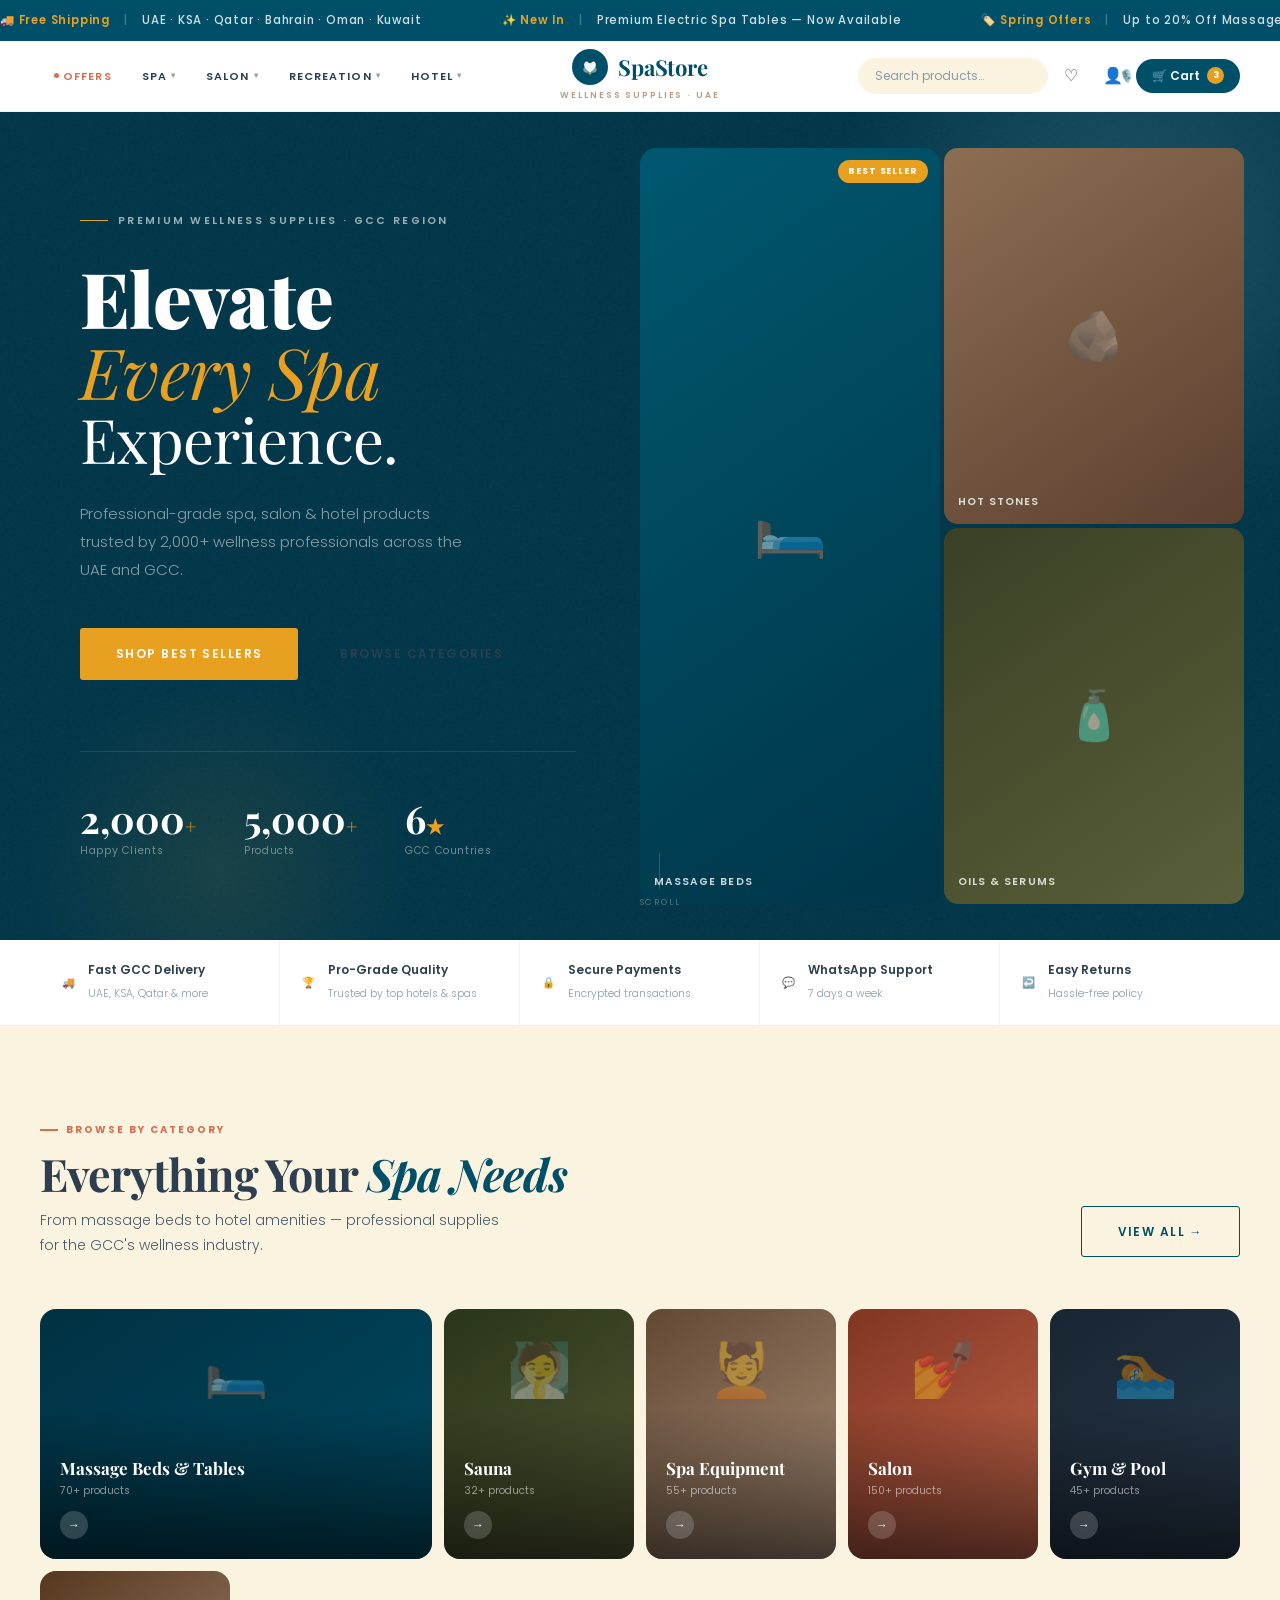
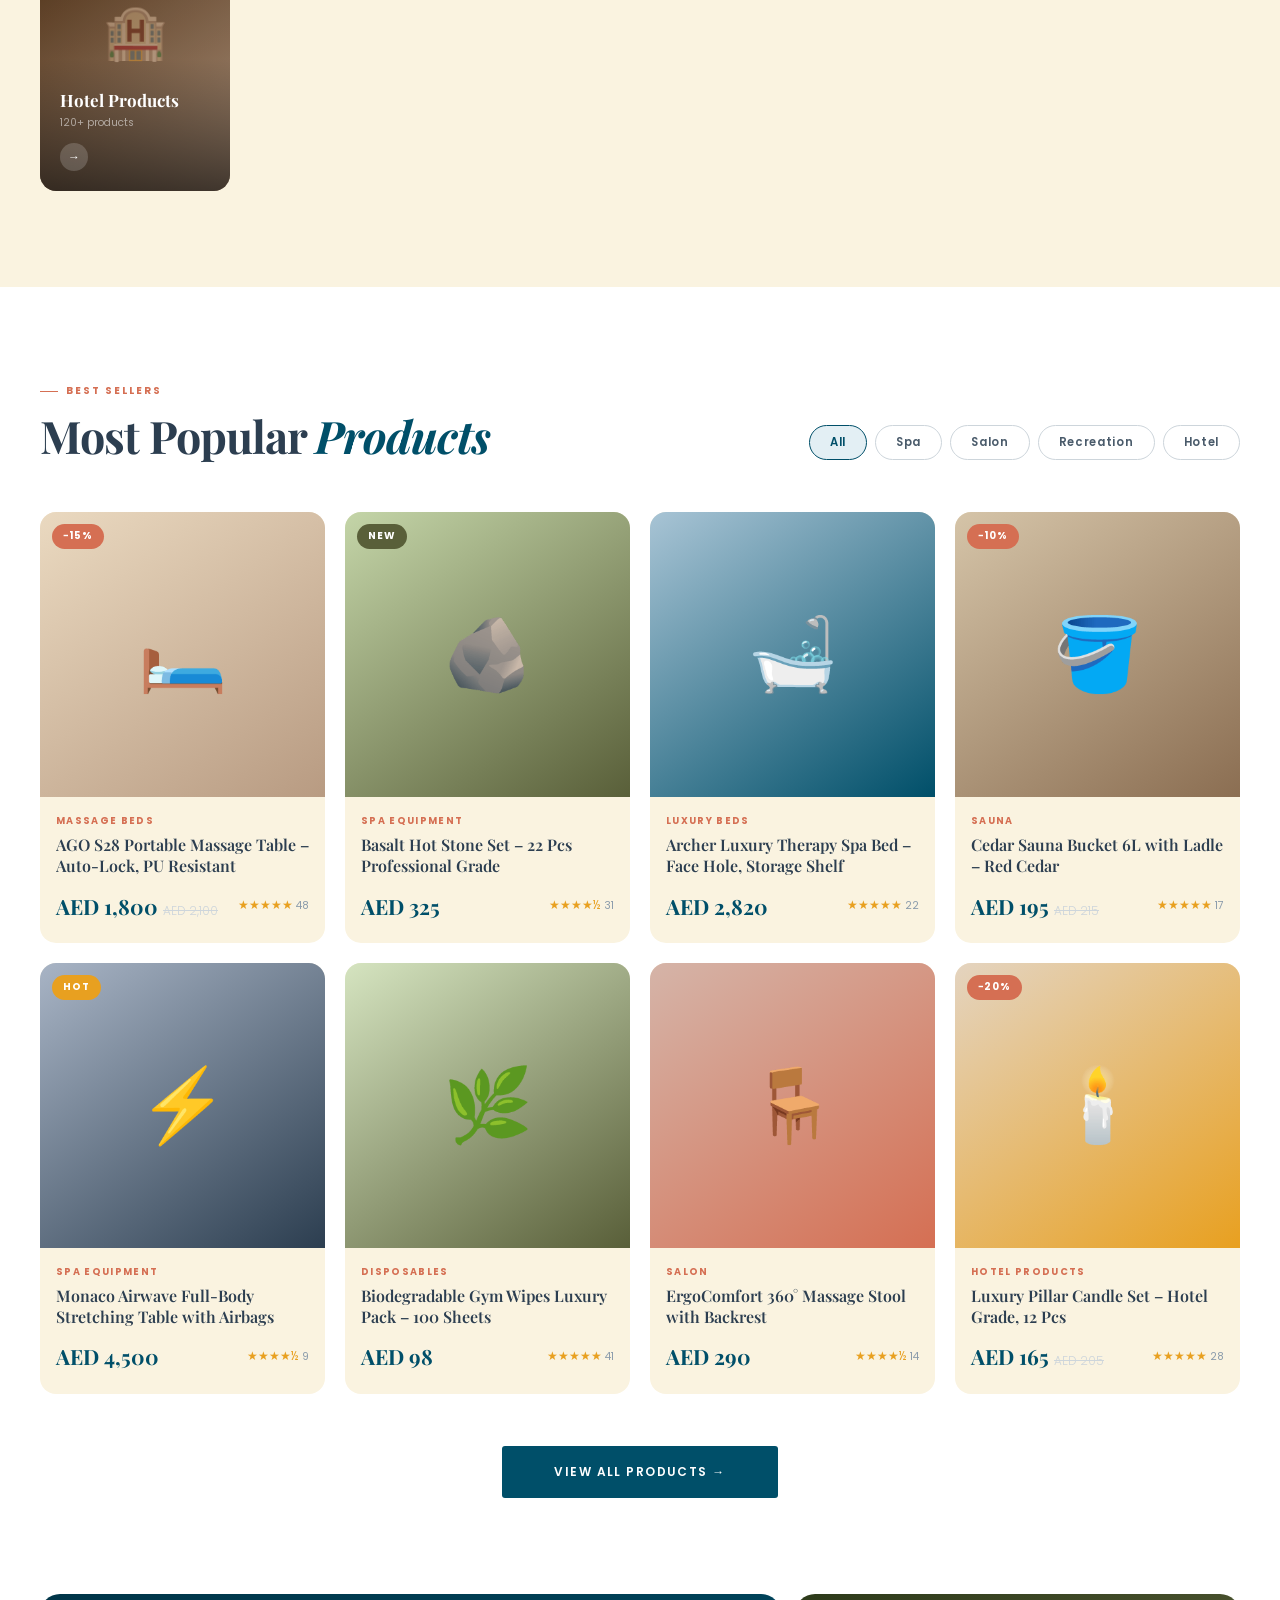
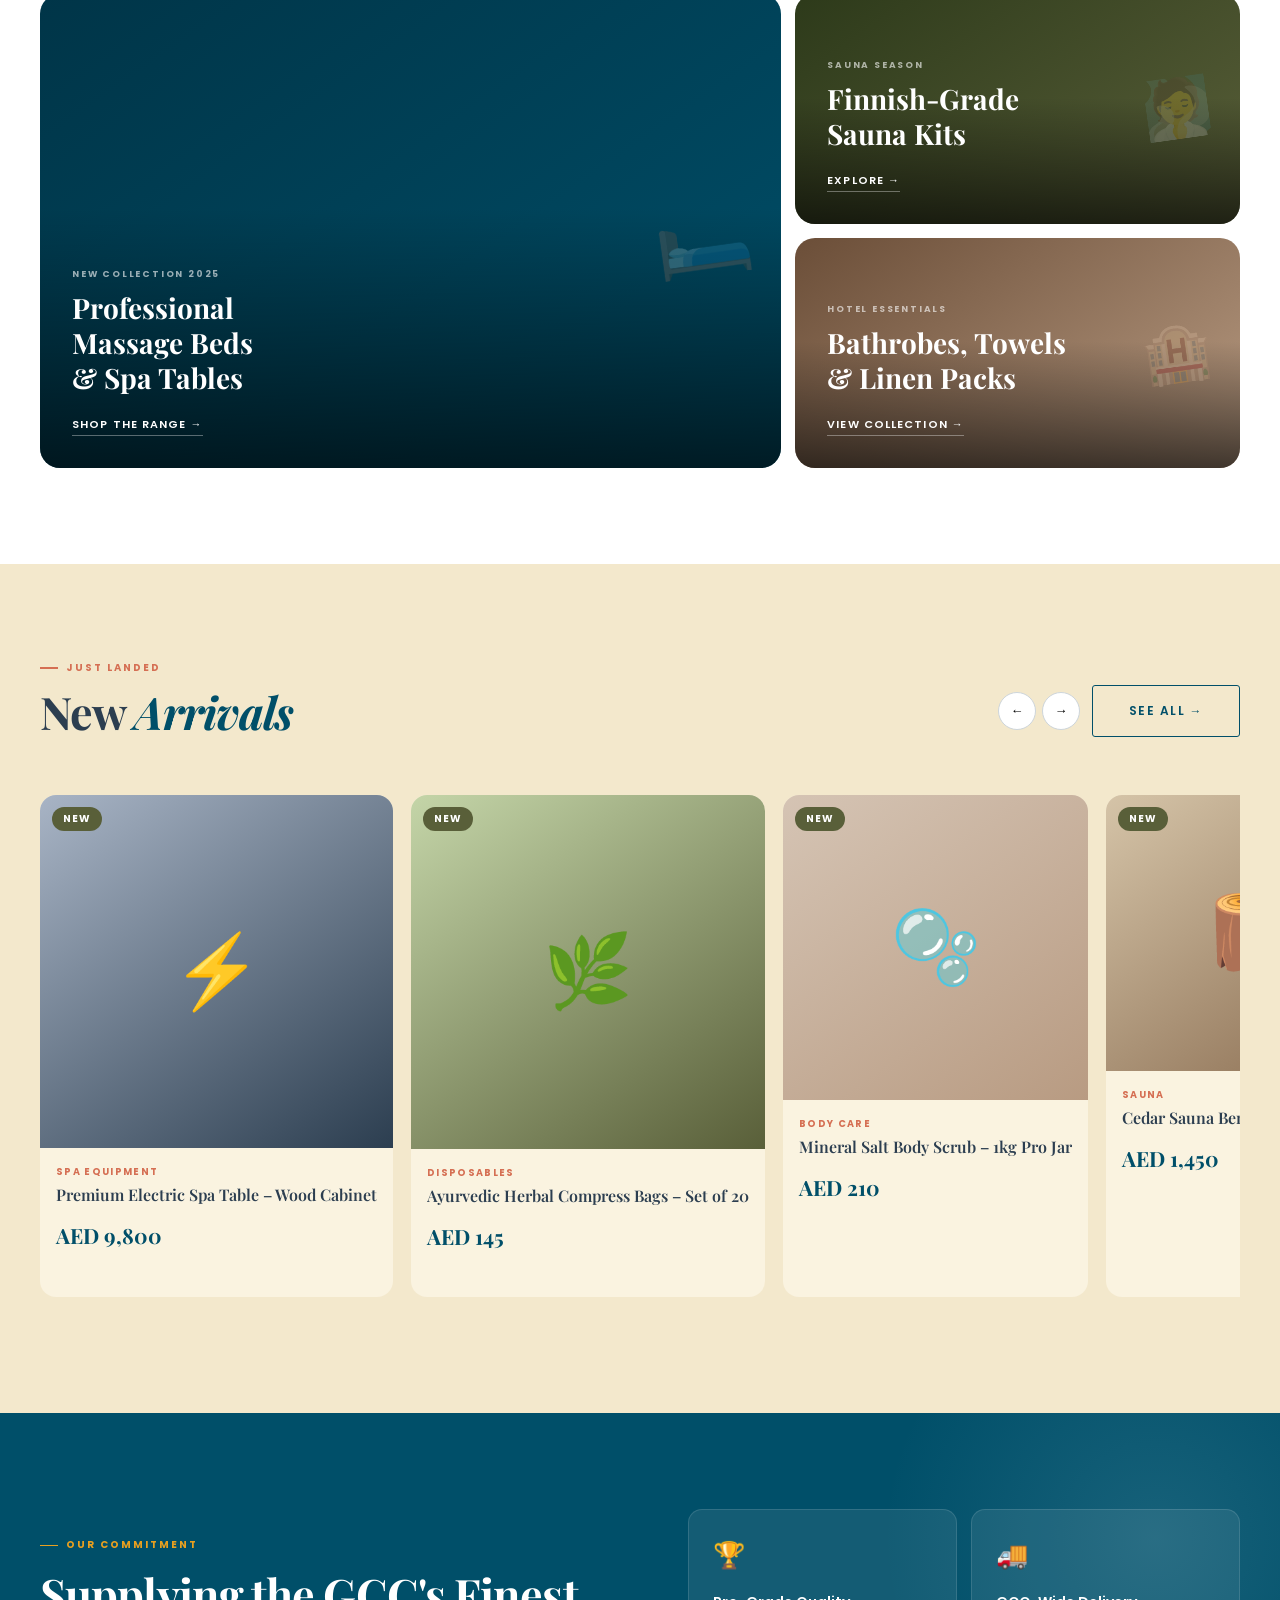
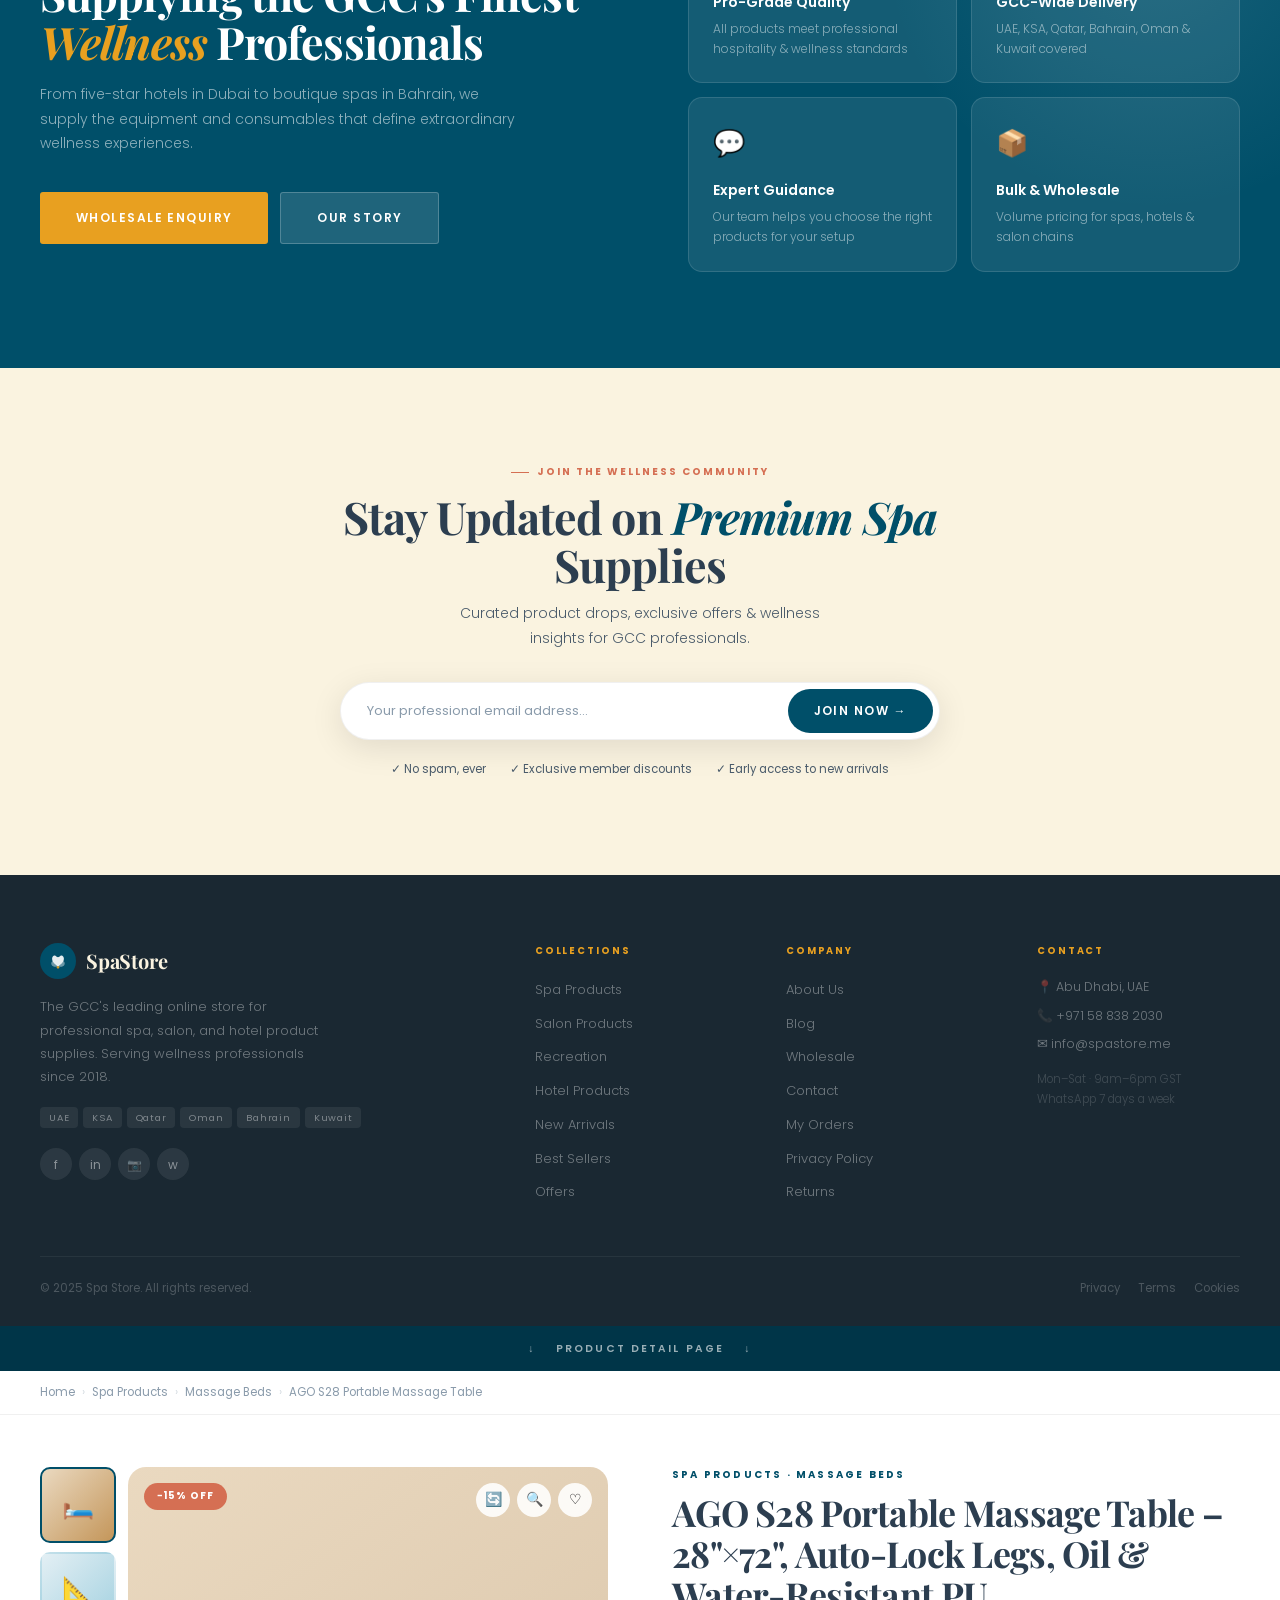
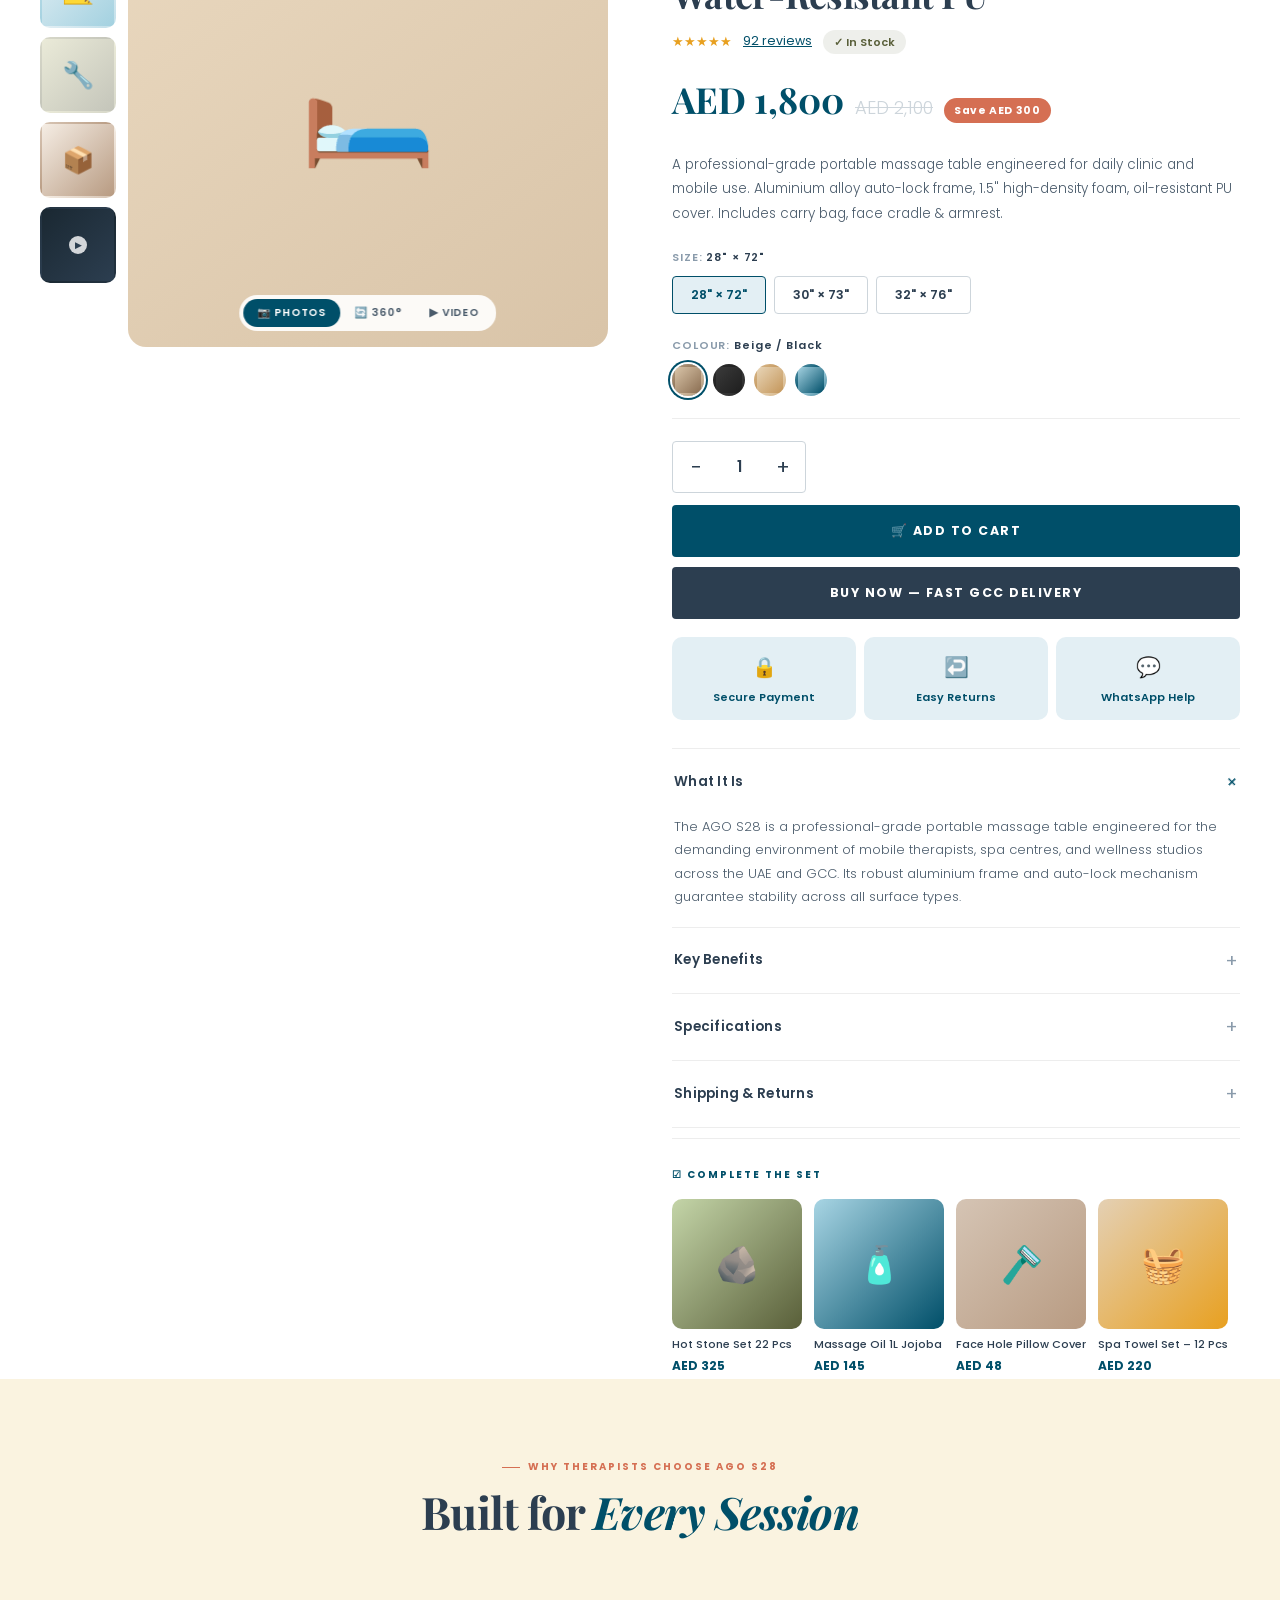
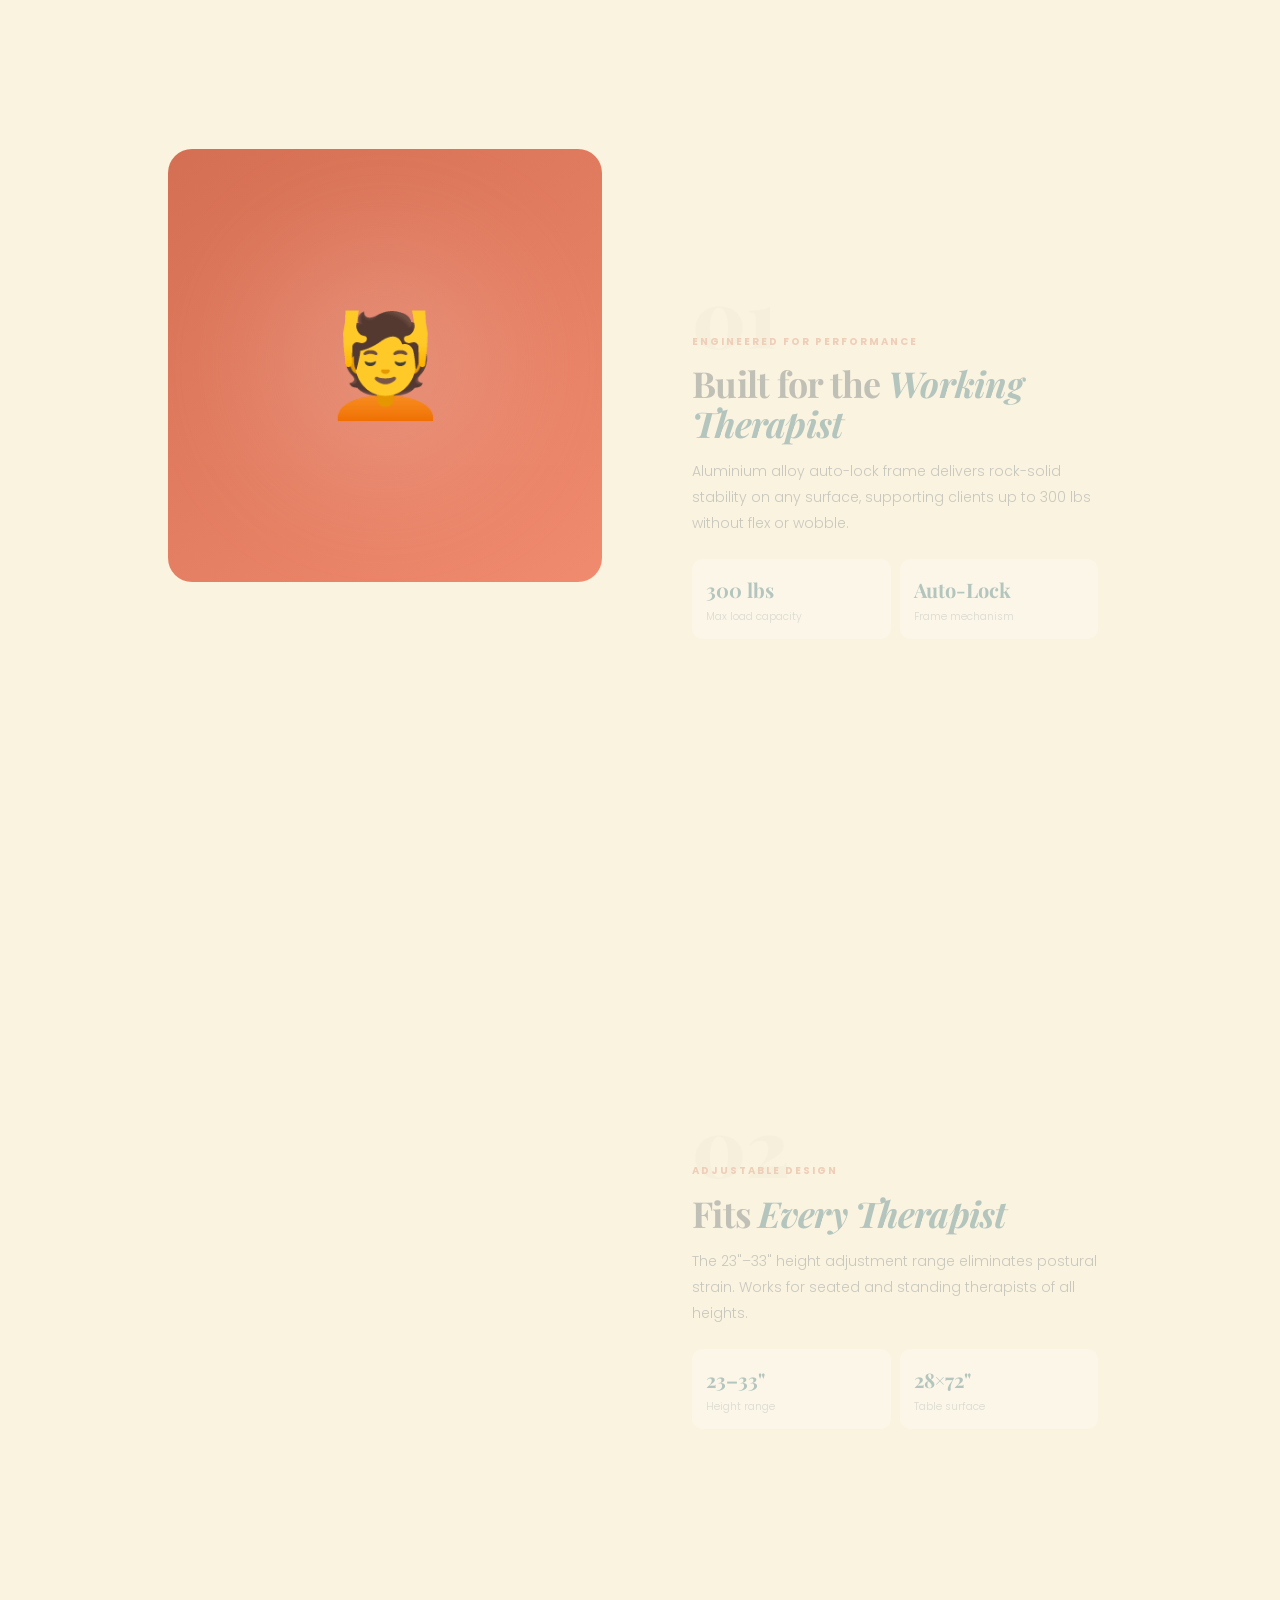
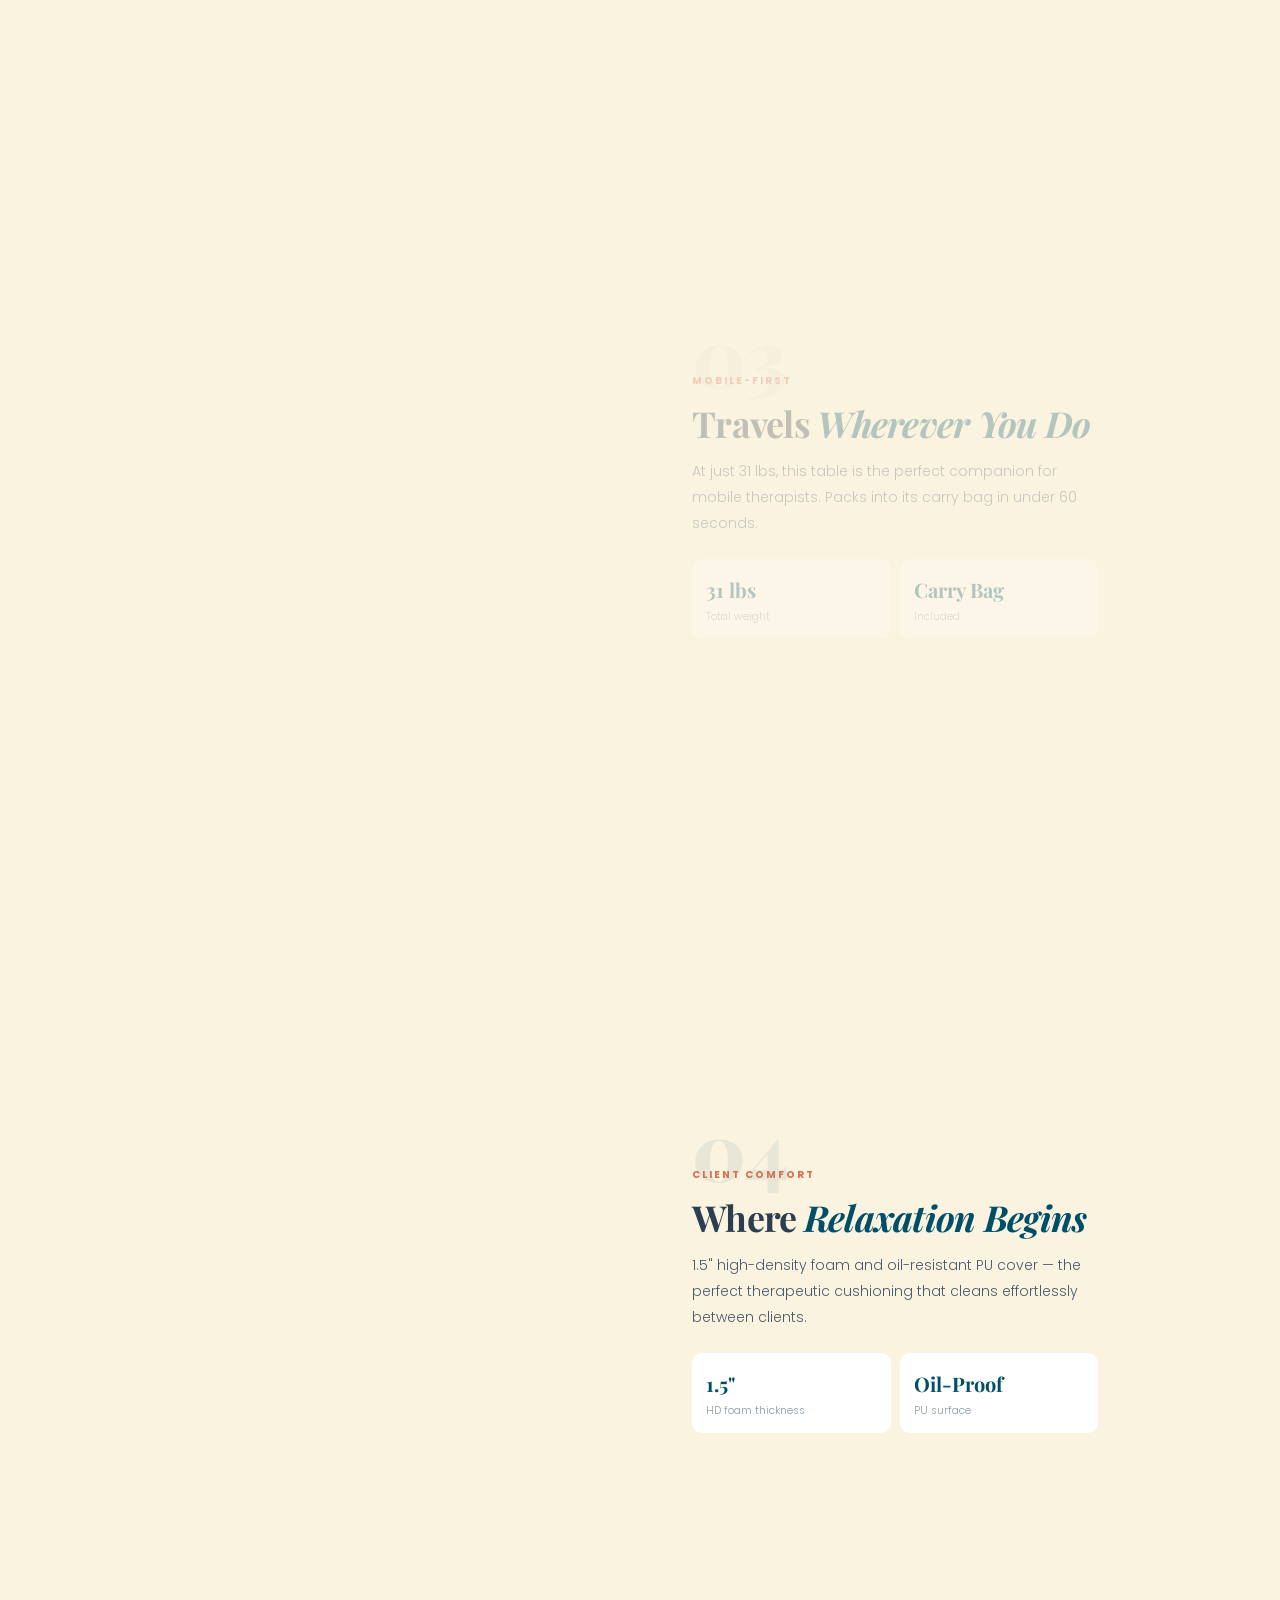
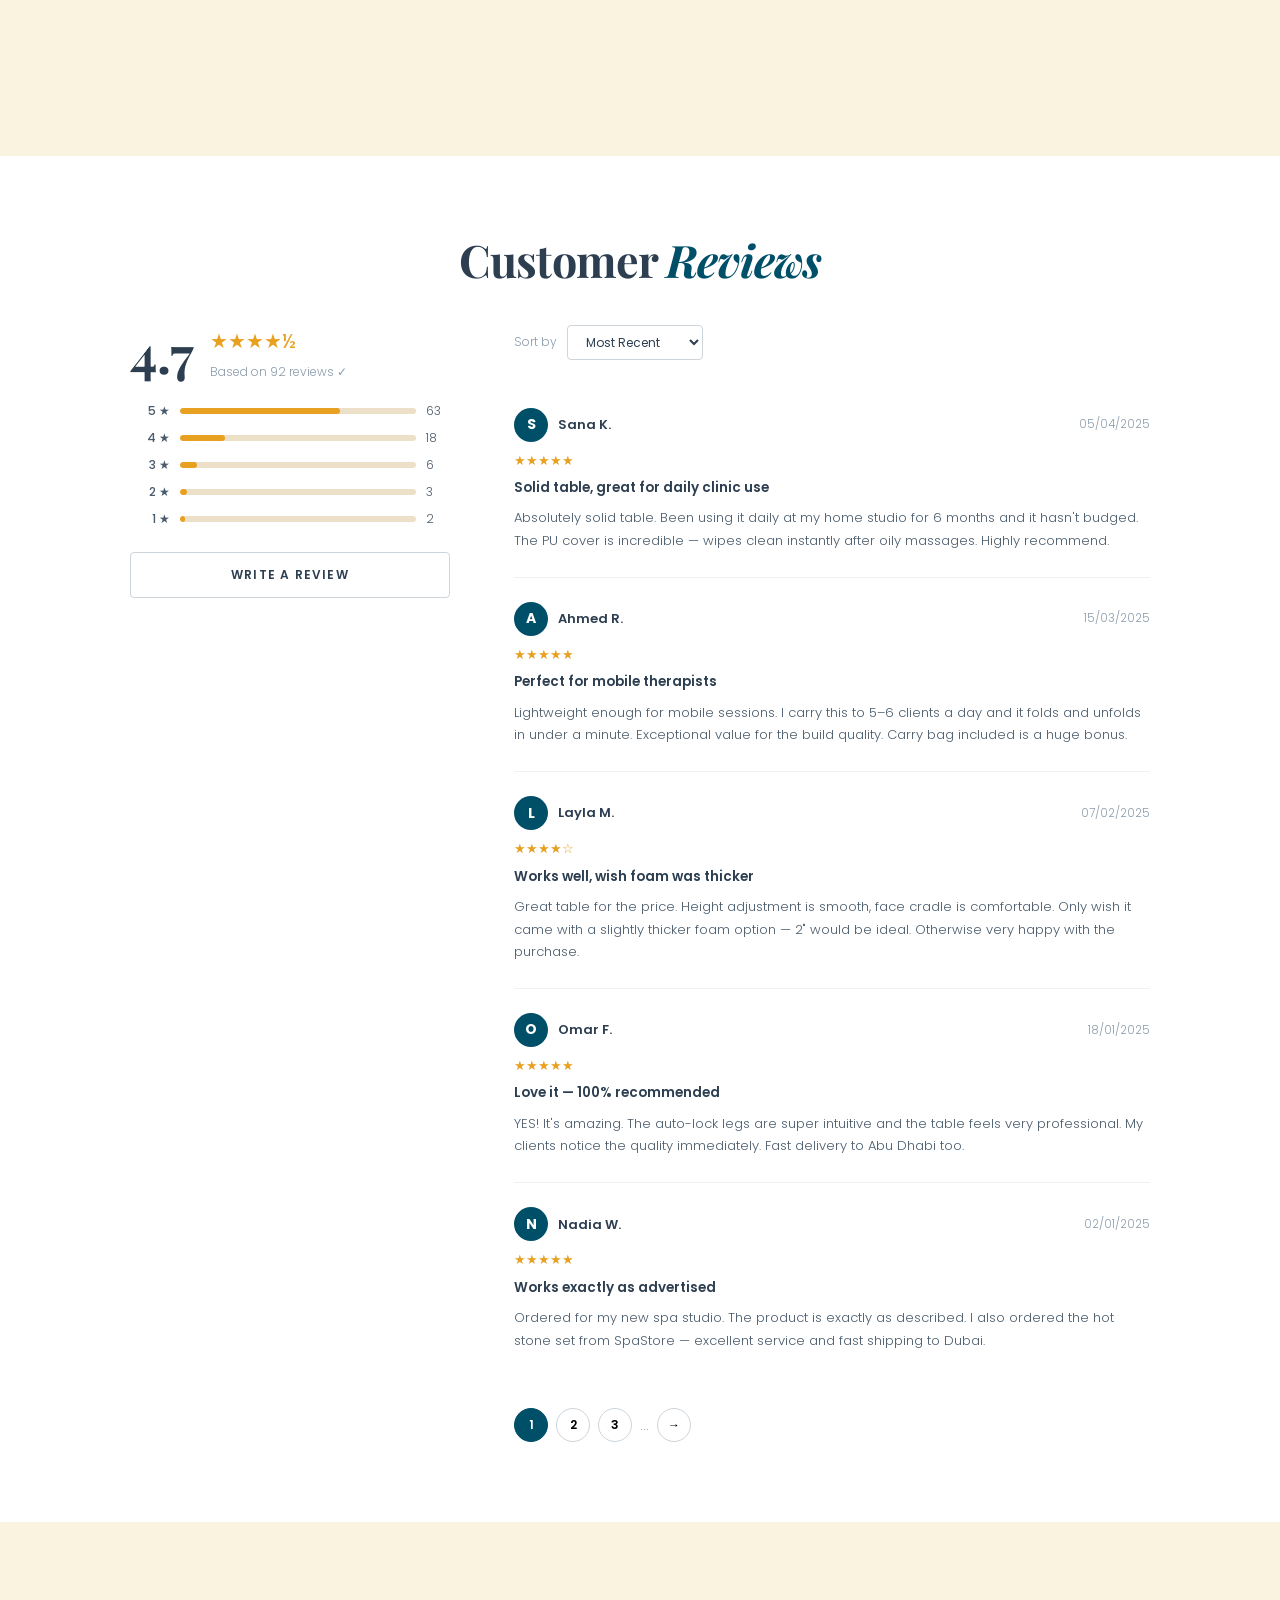
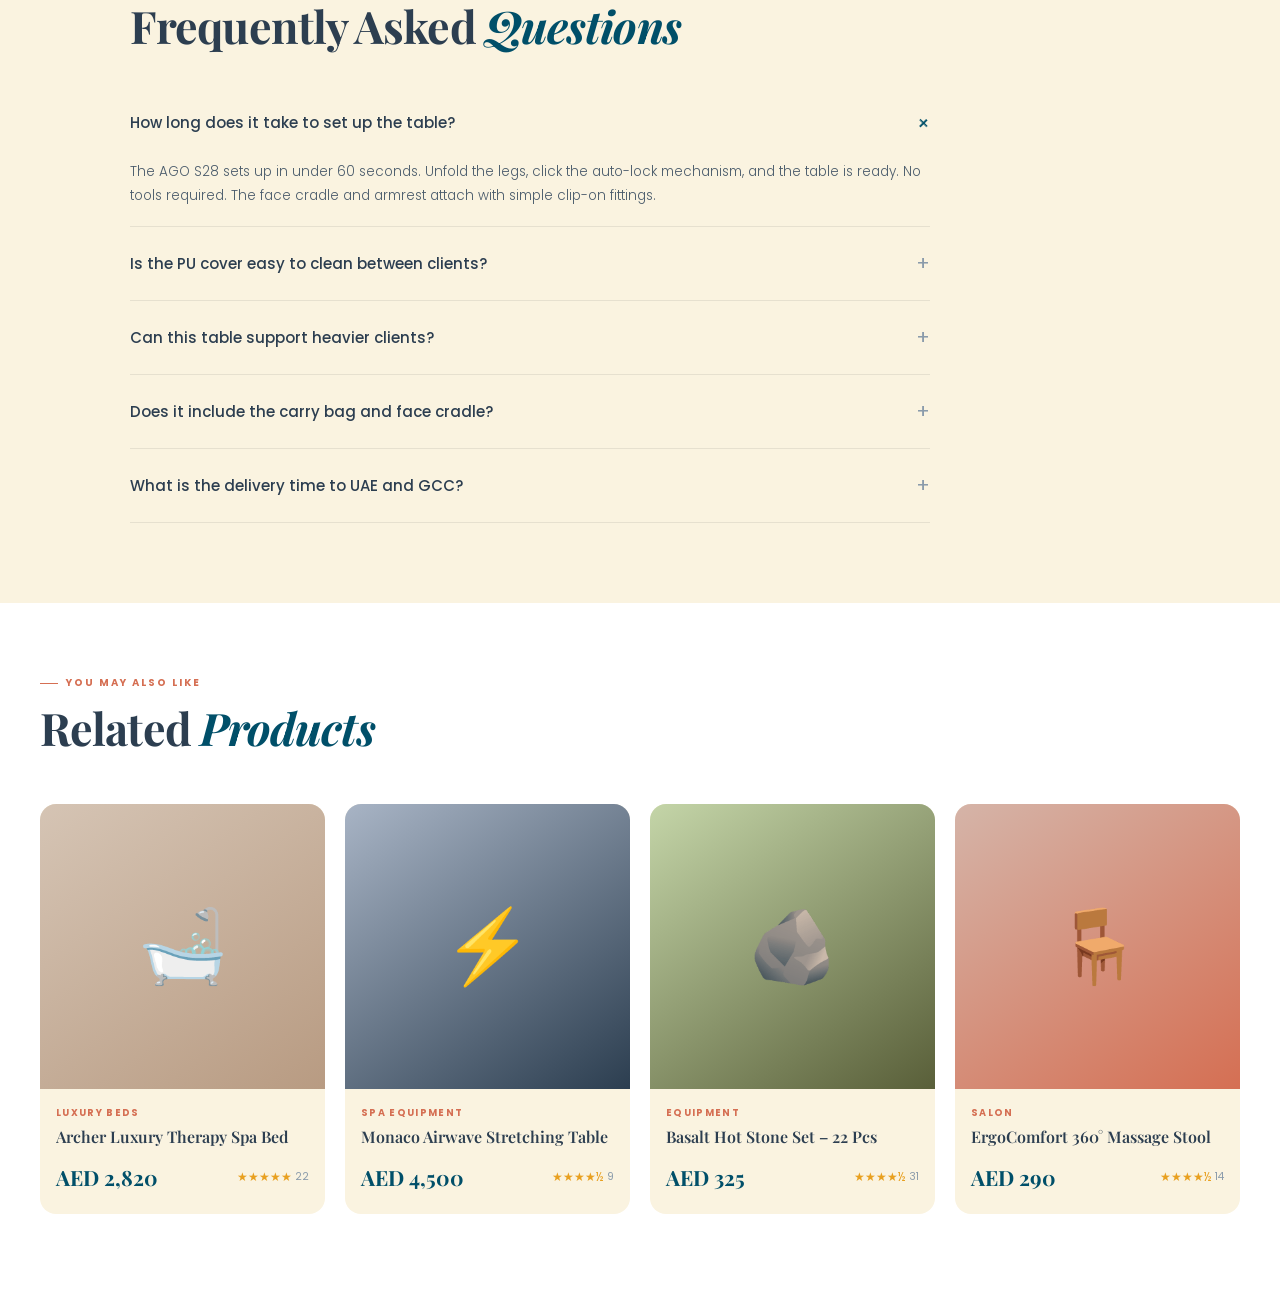
<file: spastore-v9 - Copy1535pm/spastore-v3.html>
<!DOCTYPE html>
<html lang="en">
<head>
<meta charset="UTF-8">
<meta name="viewport" content="width=device-width, initial-scale=1.0">
<title>SpaStore — Premium Wellness Supplies UAE</title>
<link rel="preconnect" href="https://fonts.googleapis.com">
<link href="https://fonts.googleapis.com/css2?family=Playfair+Display:ital,wght@0,400;0,500;0,600;0,700;0,900;1,400;1,600;1,700&family=Poppins:wght@300;400;500;600;700&display=swap" rel="stylesheet">
<style>
/* ══════════════════════════════════════════
   DESIGN TOKENS
══════════════════════════════════════════ */
:root {
  /* Wellness Palette */
  --ink:         #2C3E50;
  --ink-mid:     #4A5B6B;
  --ink-light:   #8A9BAB;
  --ink-pale:    #CDD5DB;
  --teal:        #004F69;
  --teal-deep:   #003548;
  --teal-mid:    #006A8A;
  --teal-pale:   #E3EFF4;
  --teal-soft:   #A3D1E0;
  --ivory:       #FAF3E0;
  --ivory-warm:  #F3E8CC;
  --ivory-dark:  #EDE0C8;
  --sage:        #C4C5BA;
  --sage-deep:   #595F39;
  --taupe:       #B89B82;
  --taupe-pale:  #F5EDE4;
  --terra:       #D56F53;
  --terra-pale:  #FAEAE5;
  --gold:        #E8A020;
  --gold-pale:   #FDF4E3;
  --white:       #FFFFFF;

  /* Fonts */
  --serif:   'Playfair Display', Georgia, serif;
  --sans:    'Poppins', sans-serif;

  /* Spacing */
  --gap:  24px;
  --ease: cubic-bezier(.4,0,.2,1);
}

/* ══════════════════════════════════════════
   BASE
══════════════════════════════════════════ */
*, *::before, *::after { box-sizing: border-box; margin: 0; padding: 0; }
html { scroll-behavior: smooth; }
body { font-family: var(--sans); background: var(--white); color: var(--ink); font-size: 15px; line-height: 1.65; overflow-x: hidden; }
img { display: block; max-width: 100%; }
a { text-decoration: none; color: inherit; }
button { font-family: var(--sans); cursor: pointer; }

/* ══════════════════════════════════════════
   LAYOUT
══════════════════════════════════════════ */
.w { max-width: 1360px; margin: 0 auto; padding: 0 40px; }
.w-narrow { max-width: 1100px; margin: 0 auto; padding: 0 40px; }

/* Reveal */
.reveal { opacity: 0; transform: translateY(20px); transition: opacity .65s var(--ease), transform .65s var(--ease); }
.reveal.in { opacity: 1; transform: none; }
.d1 { transition-delay: .08s; }
.d2 { transition-delay: .16s; }
.d3 { transition-delay: .24s; }
.d4 { transition-delay: .32s; }

/* ══════════════════════════════════════════
   BUTTONS
══════════════════════════════════════════ */
.btn {
  display: inline-flex; align-items: center; justify-content: center; gap: 8px;
  font-family: var(--sans); font-size: 12px; font-weight: 600;
  letter-spacing: .12em; text-transform: uppercase;
  padding: 15px 36px; border: none; cursor: pointer;
  transition: all .28s var(--ease); white-space: nowrap;
}
.btn-teal   { background: var(--teal); color: var(--white); }
.btn-teal:hover { background: var(--teal-mid); transform: translateY(-1px); box-shadow: 0 10px 28px rgba(0,79,105,.22); }
.btn-dark   { background: var(--ink); color: var(--white); }
.btn-dark:hover { background: #1a2836; transform: translateY(-1px); }
.btn-gold   { background: var(--gold); color: var(--white); }
.btn-gold:hover { background: #d48c14; transform: translateY(-1px); box-shadow: 0 10px 28px rgba(232,160,32,.28); }
.btn-terra  { background: var(--terra); color: var(--white); }
.btn-terra:hover { background: #c05a42; }
.btn-outline { background: transparent; color: var(--teal); border: 1.5px solid var(--teal); }
.btn-outline:hover { background: var(--teal); color: var(--white); }
.btn-outline-dark { background: transparent; color: var(--ink); border: 1.5px solid var(--ink-pale); }
.btn-outline-dark:hover { border-color: var(--ink); }
.btn-sm { padding: 10px 22px; font-size: 11px; }
.btn-full { width: 100%; }
.btn-pill { border-radius: 60px; }

/* ══════════════════════════════════════════
   TOP ANNOUNCEMENT BAR
══════════════════════════════════════════ */
.announce {
  background: var(--teal);
  padding: 11px 0;
  overflow: hidden;
}
.announce-ticker {
  display: flex; gap: 80px; animation: tickMove 30s linear infinite; white-space: nowrap;
}
@keyframes tickMove { 0%{transform:translateX(0)} 100%{transform:translateX(-50%)} }
.announce-item {
  display: flex; align-items: center; gap: 10px; flex-shrink: 0;
  font-size: 11.5px; font-weight: 500; letter-spacing: .07em; color: rgba(255,255,255,.82);
}
.announce-item b { color: var(--gold); font-weight: 600; }
.announce-div { color: rgba(255,255,255,.25); margin: 0 4px; }

/* ══════════════════════════════════════════
   HEADER — UNOVE style centered logo
══════════════════════════════════════════ */
.header {
  position: sticky; top: 0; z-index: 500;
  background: rgba(255,255,255,.97);
  backdrop-filter: blur(18px);
  border-bottom: 1px solid rgba(0,0,0,.06);
  transition: box-shadow .3s var(--ease);
}
.header.shadow { box-shadow: 0 2px 24px rgba(0,0,0,.08); }
.header-inner {
  display: grid; grid-template-columns: 1fr auto 1fr;
  align-items: center; height: 70px; gap: 24px;
}

/* Left nav */
.hn-left { display: flex; align-items: center; gap: 2px; }
/* Right actions */
.hn-right { display: flex; align-items: center; justify-content: flex-end; gap: 4px; }

/* Logo — centered */
.logo-center { display: flex; flex-direction: column; align-items: center; justify-content: center; }
.logo-svg { display: flex; align-items: center; gap: 10px; }
.logo-icon {
  width: 36px; height: 36px; background: var(--teal); border-radius: 50%;
  display: flex; align-items: center; justify-content: center;
}
.logo-icon svg { width: 20px; height: 20px; }
.logo-name { font-family: var(--serif); font-size: 22px; font-weight: 700; color: var(--teal); letter-spacing: -.01em; line-height: 1; }
.logo-sub { font-size: 8.5px; font-weight: 600; letter-spacing: .22em; text-transform: uppercase; color: var(--taupe); margin-top: 3px; text-align: center; }

/* Nav links */
.nav-link {
  padding: 7px 14px; font-size: 11px; font-weight: 600;
  letter-spacing: .1em; text-transform: uppercase; color: var(--ink);
  border-radius: 3px; display: flex; align-items: center; gap: 4px;
  transition: all .2s var(--ease); white-space: nowrap; position: relative;
}
.nav-link:hover, .nav-item:hover > .nav-link { color: var(--teal); background: var(--teal-pale); }
.nav-link .chev { font-size: 8px; opacity: .5; transition: transform .2s; }
.nav-item:hover > .nav-link .chev { transform: rotate(180deg); opacity: 1; }
.nav-offers { color: var(--terra) !important; }
.nav-offers-dot { width: 5px; height: 5px; border-radius: 50%; background: var(--terra); animation: dotblink 2s infinite; }
@keyframes dotblink { 0%,100%{opacity:1;transform:scale(1)} 50%{opacity:.4;transform:scale(1.5)} }

/* Icon buttons header */
.hbtn {
  width: 38px; height: 38px; border: none; background: transparent;
  border-radius: 50%; display: flex; align-items: center; justify-content: center;
  font-size: 16px; color: var(--ink); transition: all .2s var(--ease);
}
.hbtn:hover { background: var(--teal-pale); color: var(--teal); }

/* Search bar */
.hsearch {
  display: flex; align-items: center; gap: 6px;
  background: var(--ivory); border: 1.5px solid transparent;
  border-radius: 40px; padding: 0 6px 0 16px;
  transition: all .25s var(--ease); width: 190px;
}
.hsearch:focus-within { border-color: var(--teal); background: var(--white); box-shadow: 0 0 0 3px rgba(0,79,105,.09); width: 220px; }
.hsearch input { border: none; background: transparent; font-family: var(--sans); font-size: 12px; color: var(--ink); flex: 1; outline: none; padding: 8px 0; }
.hsearch input::placeholder { color: var(--ink-light); }
.hsearch-ico { font-size: 12px; color: var(--ink-light); padding: 4px 6px; cursor: pointer; }
.hsearch-ico.voice { color: var(--terra); }
.hsearch-ico.visual { color: var(--teal); }

.cart-badge-btn {
  display: flex; align-items: center; gap: 7px;
  background: var(--teal); color: var(--white);
  padding: 8px 16px; border-radius: 40px; border: none;
  font-size: 12px; font-weight: 600; transition: all .25s var(--ease);
}
.cart-badge-btn:hover { background: var(--teal-mid); transform: translateY(-1px); box-shadow: 0 8px 20px rgba(0,79,105,.2); }
.cart-n { background: var(--gold); color: var(--white); font-size: 9px; font-weight: 700; width: 17px; height: 17px; border-radius: 50%; display: flex; align-items: center; justify-content: center; }

/* ── MEGA MENU ── */
.mega {
  position: absolute; top: calc(100% + 10px); left: 50%; transform: translateX(-50%) translateY(6px);
  background: var(--white); border: 1px solid rgba(0,0,0,.07); border-radius: 14px;
  box-shadow: 0 20px 60px rgba(0,0,0,.12); padding: 28px 28px 24px;
  min-width: 680px; opacity: 0; visibility: hidden; pointer-events: none;
  transition: opacity .22s var(--ease), transform .22s var(--ease), visibility 0s .22s;
}
.nav-item { position: relative; }
.nav-item:hover .mega {
  opacity: 1; visibility: visible; pointer-events: auto;
  transform: translateX(-50%) translateY(0);
  transition: opacity .22s var(--ease), transform .22s var(--ease);
}
.mega-label { font-size: 9px; font-weight: 700; letter-spacing: .2em; text-transform: uppercase; color: var(--ink-light); margin-bottom: 14px; }
.mega-grid { display: grid; grid-template-columns: repeat(4,1fr); gap: 6px; }
.mega-grid.g3 { grid-template-columns: repeat(3,1fr); }
.mega-row { display: grid; grid-template-columns: 1fr 200px; gap: 24px; }
.mi {
  display: flex; flex-direction: column; align-items: center;
  padding: 14px 10px; border-radius: 10px; cursor: pointer; text-align: center;
  transition: background .2s;
}
.mi:hover { background: var(--teal-pale); }
.mi-thumb {
  width: 58px; height: 58px; border-radius: 12px; margin-bottom: 9px;
  display: flex; align-items: center; justify-content: center; font-size: 26px;
  transition: transform .25s var(--ease);
}
.mi:hover .mi-thumb { transform: scale(1.08); }
.t1 { background: linear-gradient(135deg,var(--teal-pale),var(--teal-soft)); }
.t2 { background: linear-gradient(135deg,var(--taupe-pale),var(--taupe)); }
.t3 { background: linear-gradient(135deg,#EAEAD8,var(--sage)); }
.t4 { background: linear-gradient(135deg,var(--terra-pale),var(--terra)); }
.t5 { background: linear-gradient(135deg,var(--gold-pale),var(--gold)); }
.t6 { background: linear-gradient(135deg,#E8EDE2,var(--sage-deep)); }
.t7 { background: linear-gradient(135deg,var(--ivory),var(--ivory-dark)); }
.t8 { background: linear-gradient(135deg,var(--teal-pale),var(--teal)); }
.mi-name { font-size: 11px; font-weight: 600; color: var(--ink); line-height: 1.3; }
.mi-count { font-size: 9.5px; color: var(--ink-light); margin-top: 2px; }
.mega-feat {
  border-radius: 12px; background: var(--teal); padding: 22px 20px;
  display: flex; flex-direction: column; justify-content: space-between; min-height: 200px;
  position: relative; overflow: hidden;
}
.mega-feat::before { content:''; position:absolute; right:-40px; top:-40px; width:140px; height:140px; border-radius:50%; background:rgba(255,255,255,.07); }
.mf-tag { font-size: 9px; font-weight: 600; letter-spacing:.18em; text-transform:uppercase; color:rgba(255,255,255,.55); }
.mf-title { font-family:var(--serif); font-size: 17px; font-weight:700; color:var(--white); line-height:1.25; margin-top:6px; }
.mf-emo { font-size:44px; opacity:.65; text-align:center; margin:12px 0; }
.mf-cta { font-size:11px; font-weight:600; letter-spacing:.1em; text-transform:uppercase; color:var(--gold); display:flex; align-items:center; gap:5px; transition:gap .2s; }
.mf-cta:hover { gap:10px; }

/* ══════════════════════════════════════════
   HERO — editorial split layout
══════════════════════════════════════════ */
.hero {
  background: var(--teal-deep);
  display: grid; grid-template-columns: 1fr 1fr;
  min-height: 92vh; position: relative; overflow: hidden;
}
.hero-noise {
  position: absolute; inset: 0; pointer-events: none; opacity: .035;
  background-image: url("data:image/svg+xml,%3Csvg viewBox='0 0 300 300' xmlns='http://www.w3.org/2000/svg'%3E%3Cfilter id='n'%3E%3CfeTurbulence type='fractalNoise' baseFrequency='.9' numOctaves='4'/%3E%3C/filter%3E%3Crect width='100%25' height='100%25' filter='url(%23n)'/%3E%3C/svg%3E");
}
.hero-orb {
  position: absolute; border-radius: 50%; pointer-events: none;
  background: radial-gradient(circle, rgba(163,209,224,.18) 0%, transparent 70%);
}
.orb1 { width:600px; height:600px; right:-150px; top:-180px; }
.orb2 { width:380px; height:380px; left:30px; bottom:-120px; background:radial-gradient(circle,rgba(232,160,32,.1) 0%,transparent 70%); }

.hero-left {
  display: flex; flex-direction: column; justify-content: center;
  padding: 100px 64px 80px 80px; position: relative; z-index: 2;
}
.hero-eyebrow {
  display: flex; align-items: center; gap: 10px; margin-bottom: 28px;
  opacity: 0; animation: fadeUp .7s .1s var(--ease) forwards;
}
.eyebrow-line { width: 28px; height: 1.5px; background: var(--gold); }
.eyebrow-text { font-size: 10.5px; font-weight: 600; letter-spacing: .22em; text-transform: uppercase; color: rgba(255,255,255,.6); }

.hero-h1 { font-family: var(--serif); color: var(--white); line-height: 1.02; letter-spacing: -.03em; opacity:0; animation: fadeUp .8s .2s var(--ease) forwards; }
.hero-h1 .l1 { display:block; font-size: clamp(52px,6vw,88px); font-weight:900; }
.hero-h1 .l2 { display:block; font-size: clamp(48px,5.5vw,80px); font-weight:400; font-style:italic; color:var(--gold); }
.hero-h1 .l3 { display:block; font-size: clamp(42px,4.8vw,70px); font-weight:400; }

.hero-p { color:rgba(255,255,255,.52); font-size:15px; font-weight:300; line-height:1.85; max-width:400px; margin:30px 0 44px; opacity:0; animation:fadeUp .7s .35s var(--ease) forwards; }
.hero-btns { display:flex; align-items:center; gap:14px; opacity:0; animation:fadeUp .7s .48s var(--ease) forwards; }
.hero-stats { display:flex; gap:48px; margin-top:72px; padding-top:48px; border-top:1px solid rgba(255,255,255,.1); opacity:0; animation:fadeUp .7s .62s var(--ease) forwards; }
.stat-n { font-family:var(--serif); font-size:38px; font-weight:700; color:var(--white); line-height:1; }
.stat-u { font-size:20px; color:var(--gold); }
.stat-l { font-size:10.5px; color:rgba(255,255,255,.42); letter-spacing:.06em; margin-top:4px; }

.hero-right { position:relative; display:flex; align-items:stretch; z-index:2; }
.hero-mosaic {
  display: grid; grid-template-columns:1fr 1fr; grid-template-rows:1fr 1fr;
  gap:4px; width:100%; padding:36px 36px 36px 0;
}
.hm-tile {
  border-radius:14px; overflow:hidden; position:relative;
  display:flex; align-items:center; justify-content:center;
  opacity:0; animation:fadeUp .8s var(--ease) forwards;
}
.hm-tile.span2 { grid-row:span 2; border-radius:16px; animation-delay:.28s; }
.hm-tile:nth-child(2){animation-delay:.38s;} .hm-tile:nth-child(3){animation-delay:.48s;}
.tm1{background:linear-gradient(145deg,#005870,#003548);} .tm2{background:linear-gradient(145deg,#8B6E52,#5C4030);} .tm3{background:linear-gradient(145deg,#3A4024,#595F39);}
.hm-emo { font-size:60px; opacity:.45; }
.hm-label { position:absolute; bottom:14px; left:14px; font-size:10.5px; font-weight:600; letter-spacing:.1em; text-transform:uppercase; color:rgba(255,255,255,.8); }
.hm-badge { position:absolute; top:12px; right:12px; background:var(--gold); color:var(--white); font-size:9px; font-weight:700; letter-spacing:.1em; padding:4px 10px; border-radius:20px; text-transform:uppercase; }
.hero-scroll { position:absolute; bottom:30px; left:50%; transform:translateX(-50%); display:flex; flex-direction:column; align-items:center; gap:6px; color:rgba(255,255,255,.3); font-size:9px; letter-spacing:.18em; text-transform:uppercase; z-index:3; opacity:0; animation:fadeUp .7s .8s var(--ease) forwards; }
.scroll-bar { width:1px; height:36px; background:rgba(255,255,255,.18); position:relative; overflow:hidden; }
.scroll-bar::after { content:''; position:absolute; top:0; left:0; right:0; height:55%; background:rgba(255,255,255,.65); animation:sbar 1.9s ease-in-out infinite; }
@keyframes sbar { 0%{transform:translateY(-100%)} 100%{transform:translateY(200%)} }
@keyframes fadeUp { from{opacity:0;transform:translateY(24px)} to{opacity:1;transform:translateY(0)} }

/* ══════════════════════════════════════════
   TRUST BAR
══════════════════════════════════════════ */
.trust { background:var(--white); border-bottom:1px solid rgba(0,0,0,.06); }
.trust-row { display:grid; grid-template-columns:repeat(5,1fr); }
.trust-cell { display:flex; align-items:center; gap:13px; padding:20px 22px; border-right:1px solid rgba(0,0,0,.05); }
.trust-cell:last-child { border-right:none; }
.trust-ico { font-size:22px; flex-shrink:0; }
.trust-cell strong { display:block; font-size:12px; font-weight:600; color:var(--ink); }
.trust-cell span { font-size:10.5px; color:var(--ink-light); font-weight:300; }

/* ══════════════════════════════════════════
   SECTIONS BASE
══════════════════════════════════════════ */
.sec { padding:96px 0; }
.sec-ivory { background:var(--ivory); }
.sec-white { background:var(--white); }
.sec-teal  { background:var(--teal); }
.sec-dark  { background:var(--teal-deep); }
.sec-warm  { background:var(--ivory-warm); }

.sh { margin-bottom:52px; }
.sh-row { display:flex; align-items:flex-end; justify-content:space-between; gap:20px; }
.eyebrow { display:flex; align-items:center; gap:8px; margin-bottom:12px; }
.eyebrow-bar { width:18px; height:1.5px; background:var(--terra); }
.eyebrow-label { font-size:10px; font-weight:700; letter-spacing:.2em; text-transform:uppercase; color:var(--terra); }
.sh-title { font-family:var(--serif); font-size:clamp(32px,3.5vw,52px); font-weight:700; line-height:1.08; color:var(--ink); letter-spacing:-.02em; }
.sh-title em { font-style:italic; color:var(--teal); }
.sh-title.white { color:var(--white); }
.sh-title.white em { color:var(--gold); }
.sh-sub { font-size:14px; font-weight:300; color:var(--ink-mid); margin-top:10px; max-width:480px; line-height:1.75; }
.sh-sub.white { color:rgba(255,255,255,.55); }

/* ══════════════════════════════════════════
   POPULAR CATEGORIES
══════════════════════════════════════════ */
.cat-grid {
  display:grid; grid-template-columns:repeat(6,1fr); gap:12px;
}
.cat-card {
  border-radius:16px; overflow:hidden; cursor:pointer;
  min-height:220px; position:relative; display:flex;
  flex-direction:column; justify-content:flex-end; padding:20px;
  transition:transform .35s var(--ease), box-shadow .35s var(--ease);
}
.cat-card:hover { transform:translateY(-5px); box-shadow:0 18px 44px rgba(0,0,0,.14); }
.cat-card.wide { grid-column:span 2; min-height:250px; }
.cat-bg { position:absolute; inset:0; transition:transform .4s var(--ease); }
.cat-card:hover .cat-bg { transform:scale(1.05); }
.cat-veil { position:absolute; inset:0; background:linear-gradient(to top, rgba(0,0,0,.65) 0%, rgba(0,0,0,.08) 60%); }
.cb1{background:linear-gradient(145deg,#003548,#004F69);}
.cb2{background:linear-gradient(145deg,#2D3A1A,#595F39);}
.cb3{background:linear-gradient(145deg,#6B4E38,#B89B82);}
.cb4{background:linear-gradient(145deg,#8B3A24,#D56F53);}
.cb5{background:linear-gradient(145deg,#1A2836,#2C3E50);}
.cb6{background:linear-gradient(145deg,#5C3C20,#B89B82);}
.cat-emo { font-size:52px; position:absolute; top:18px; left:50%; transform:translateX(-50%); opacity:.4; }
.cat-info { position:relative; z-index:1; }
.cat-name { font-family:var(--serif); font-size:17px; font-weight:700; color:var(--white); line-height:1.25; }
.cat-cnt { font-size:10.5px; color:rgba(255,255,255,.52); margin-top:3px; font-weight:400; }
.cat-arr { width:28px; height:28px; border-radius:50%; background:rgba(255,255,255,.18); display:flex; align-items:center; justify-content:center; color:var(--white); font-size:12px; margin-top:12px; transition:all .25s var(--ease); }
.cat-card:hover .cat-arr { background:var(--gold); transform:translateX(3px); }

/* ══════════════════════════════════════════
   PRODUCT CARDS
══════════════════════════════════════════ */
.pg { display:grid; grid-template-columns:repeat(4,1fr); gap:20px; }
.pg.pg3 { grid-template-columns:repeat(3,1fr); }
.pg.pg5 { grid-template-columns:repeat(5,1fr); }

.pc {
  background:var(--ivory); border-radius:16px; overflow:hidden; cursor:pointer;
  transition:transform .35s var(--ease), box-shadow .35s var(--ease);
  position:relative;
}
.pc:hover { transform:translateY(-6px); box-shadow:0 20px 48px rgba(0,0,0,.1); }
.pc-img { aspect-ratio:1; overflow:hidden; position:relative; }
.pc-img-inner { width:100%; height:100%; display:flex; align-items:center; justify-content:center; font-size:72px; transition:transform .45s var(--ease); }
.pc:hover .pc-img-inner { transform:scale(1.06); }
.pc-badge { position:absolute; top:12px; left:12px; font-size:10px; font-weight:700; letter-spacing:.09em; text-transform:uppercase; padding:4px 11px; border-radius:20px; z-index:1; }
.b-sale { background:var(--terra); color:var(--white); }
.b-new  { background:var(--sage-deep); color:var(--white); }
.b-hot  { background:var(--gold); color:var(--white); }
.pc-overlay {
  position:absolute; bottom:12px; left:12px; right:12px; display:flex; gap:7px;
  opacity:0; transform:translateY(8px); transition:all .25s var(--ease); z-index:2;
}
.pc:hover .pc-overlay { opacity:1; transform:translateY(0); }
.pc-qadd {
  flex:1; background:rgba(255,255,255,.95); border:none; border-radius:8px;
  padding:10px; font-family:var(--sans); font-size:11px; font-weight:600;
  letter-spacing:.07em; text-transform:uppercase; color:var(--teal); cursor:pointer;
  display:flex; align-items:center; justify-content:center; gap:5px;
  box-shadow:0 4px 14px rgba(0,0,0,.12); transition:all .2s var(--ease);
}
.pc-qadd:hover { background:var(--teal); color:var(--white); }
.pc-wish { width:40px; height:40px; border-radius:8px; background:rgba(255,255,255,.95); border:none; display:flex; align-items:center; justify-content:center; font-size:15px; cursor:pointer; box-shadow:0 4px 14px rgba(0,0,0,.12); transition:all .2s; }
.pc-wish:hover { background:var(--terra); color:var(--white); }

.pc-body { padding:16px 16px 20px; }
.pc-cat { font-size:9.5px; font-weight:700; letter-spacing:.14em; text-transform:uppercase; color:var(--terra); margin-bottom:6px; }
.pc-name { font-family:var(--serif); font-size:16px; font-weight:600; color:var(--ink); line-height:1.3; margin-bottom:12px; display:-webkit-box; -webkit-line-clamp:2; -webkit-box-orient:vertical; overflow:hidden; }
.pc-foot { display:flex; align-items:center; justify-content:space-between; }
.pc-price { font-family:var(--serif); font-size:21px; font-weight:700; color:var(--teal); }
.pc-was { font-size:12px; color:var(--ink-pale); text-decoration:line-through; margin-left:5px; font-family:var(--sans); font-weight:300; }
.pc-stars { color:var(--gold); font-size:11.5px; display:flex; align-items:center; gap:3px; }
.pc-stars span { color:var(--ink-light); font-size:10.5px; }

/* ══════════════════════════════════════════
   FILTER CHIPS
══════════════════════════════════════════ */
.chips { display:flex; gap:8px; flex-wrap:wrap; }
.chip { padding:8px 20px; border-radius:40px; font-size:11.5px; font-weight:600; letter-spacing:.06em; border:1.5px solid var(--ink-pale); color:var(--ink-mid); background:transparent; cursor:pointer; transition:all .2s; }
.chip:hover, .chip.on { border-color:var(--teal); color:var(--teal); background:var(--teal-pale); }

/* ══════════════════════════════════════════
   EDITORIAL SPLIT BANNERS
══════════════════════════════════════════ */
.editorial-grid { display:grid; grid-template-columns:5fr 3fr; grid-template-rows:auto auto; gap:14px; }
.ed { border-radius:20px; overflow:hidden; position:relative; display:flex; align-items:flex-end; padding:32px; cursor:pointer; min-height:300px; transition:transform .35s var(--ease); }
.ed:hover { transform:scale(1.01); }
.ed.tall { grid-row:span 2; min-height:440px; }
.ed-bg { position:absolute; inset:0; transition:transform .4s var(--ease); }
.ed:hover .ed-bg { transform:scale(1.04); }
.ed-veil { position:absolute; inset:0; background:linear-gradient(to top, rgba(0,0,0,.65) 0%, transparent 55%); }
.ed-ico { position:absolute; right:28px; top:50%; transform:translateY(-50%) rotate(-8deg); font-size:80px; opacity:.2; }
.eg1{background:linear-gradient(145deg,#003548,#004F69);}
.eg2{background:linear-gradient(145deg,#2D3A1A,#595F39);}
.eg3{background:linear-gradient(145deg,#6B4E38,#B89B82);}
.ed-content { position:relative; z-index:1; }
.ed-tag { font-size:9px; font-weight:700; letter-spacing:.2em; text-transform:uppercase; color:rgba(255,255,255,.6); margin-bottom:8px; display:block; }
.ed-title { font-family:var(--serif); font-size:clamp(20px,2.2vw,28px); font-weight:700; color:var(--white); line-height:1.25; margin-bottom:16px; }
.ed-cta { display:inline-flex; align-items:center; gap:7px; font-size:11px; font-weight:600; letter-spacing:.1em; text-transform:uppercase; color:var(--white); border-bottom:1px solid rgba(255,255,255,.35); padding-bottom:2px; transition:gap .22s,border-color .22s; }
.ed-cta:hover { gap:13px; border-color:var(--white); }

/* ══════════════════════════════════════════
   ARRIVALS SCROLL
══════════════════════════════════════════ */
.arrivals-track { display:flex; gap:18px; overflow-x:auto; scrollbar-width:none; padding:6px 2px 20px; scroll-snap-type:x mandatory; }
.arrivals-track::-webkit-scrollbar { display:none; }
.arrivals-track .pc { min-width:256px; flex-shrink:0; scroll-snap-align:start; }
.arr-btns { display:flex; gap:6px; }
.arr-btn { width:38px; height:38px; border-radius:50%; border:1.5px solid var(--ink-pale); background:var(--white); font-size:13px; display:flex; align-items:center; justify-content:center; cursor:pointer; transition:all .2s; }
.arr-btn:hover { border-color:var(--teal); background:var(--teal); color:var(--white); }

/* ══════════════════════════════════════════
   BRAND PROMISE
══════════════════════════════════════════ */
.promise-grid { display:grid; grid-template-columns:1fr 1fr; gap:96px; align-items:center; position:relative; z-index:1; }
.promise-feats { display:grid; grid-template-columns:1fr 1fr; gap:14px; }
.pf { background:rgba(255,255,255,.08); border:1px solid rgba(255,255,255,.12); border-radius:14px; padding:24px; transition:background .25s; }
.pf:hover { background:rgba(255,255,255,.14); }
.pf-ico { font-size:26px; margin-bottom:14px; }
.pf-t { color:var(--white); font-size:14px; font-weight:600; margin-bottom:5px; }
.pf-s { color:rgba(255,255,255,.5); font-size:12px; font-weight:300; line-height:1.65; }
.promise-eyebrow .eyebrow-bar { background:var(--gold); }
.promise-eyebrow .eyebrow-label { color:var(--gold); }

/* ══════════════════════════════════════════
   NEWSLETTER
══════════════════════════════════════════ */
.nl-box { max-width:600px; margin:0 auto; text-align:center; }
.nl-form { display:flex; background:var(--white); border-radius:60px; padding:6px; box-shadow:0 8px 32px rgba(0,0,0,.1); border:1.5px solid rgba(0,0,0,.06); margin-top:32px; }
.nl-input { flex:1; border:none; background:transparent; font-family:var(--sans); font-size:13px; padding:12px 20px; outline:none; color:var(--ink); }
.nl-input::placeholder { color:var(--ink-light); }
.nl-perks { display:flex; justify-content:center; gap:24px; margin-top:20px; flex-wrap:wrap; }
.nl-perk { font-size:11.5px; color:var(--ink-mid); display:flex; align-items:center; gap:5px; font-weight:400; }

/* ══════════════════════════════════════════
   FOOTER
══════════════════════════════════════════ */
.footer { background:#1A2832; padding:68px 0 28px; }
.footer-grid { display:grid; grid-template-columns:2.2fr 1fr 1fr 1fr; gap:48px; margin-bottom:52px; }
.ft-logo .logo-name { color:var(--ivory); }
.ft-desc { font-size:13px; color:rgba(255,255,255,.38); line-height:1.8; margin-top:16px; max-width:280px; font-weight:300; }
.ft-regions { display:flex; gap:5px; flex-wrap:wrap; margin-top:18px; }
.ft-reg { font-size:9.5px; letter-spacing:.08em; padding:3px 9px; border-radius:4px; background:rgba(255,255,255,.07); color:rgba(255,255,255,.4); }
.ft-soc { display:flex; gap:7px; margin-top:20px; }
.ft-s { width:32px; height:32px; border-radius:50%; background:rgba(255,255,255,.08); display:flex; align-items:center; justify-content:center; font-size:12px; color:rgba(255,255,255,.45); cursor:pointer; transition:all .2s; }
.ft-s:hover { background:var(--teal); color:var(--white); }
.ft-heading { font-size:9.5px; font-weight:700; letter-spacing:.2em; text-transform:uppercase; color:var(--gold); margin-bottom:18px; }
.ft-list { list-style:none; display:flex; flex-direction:column; gap:9px; }
.ft-list a { font-size:13px; color:rgba(255,255,255,.38); font-weight:300; transition:all .2s; }
.ft-list a:hover { color:var(--white); padding-left:4px; }
.ft-contact p { font-size:12.5px; color:rgba(255,255,255,.38); margin-bottom:8px; display:flex; align-items:flex-start; gap:8px; font-weight:300; }
.ft-bottom { border-top:1px solid rgba(255,255,255,.06); padding-top:22px; display:flex; align-items:center; justify-content:space-between; font-size:11.5px; color:rgba(255,255,255,.22); }
.ft-links { display:flex; gap:18px; }
.ft-links a { color:rgba(255,255,255,.22); transition:color .2s; }
.ft-links a:hover { color:rgba(255,255,255,.5); }

/* ══════════════════════════════════════════
   MOBILE BOTTOM NAV
══════════════════════════════════════════ */
.mob-nav {
  position:fixed; bottom:0; left:0; right:0; z-index:600;
  background:rgba(255,255,255,.97); backdrop-filter:blur(18px);
  border-top:1px solid rgba(0,0,0,.07);
  padding:10px 0 env(safe-area-inset-bottom);
  display:none;
}
.mob-nav-row { display:flex; justify-content:space-around; }
.mob-btn { display:flex; flex-direction:column; align-items:center; gap:3px; font-size:9px; font-weight:600; letter-spacing:.08em; text-transform:uppercase; color:var(--ink-light); padding:5px 16px; cursor:pointer; border:none; background:none; position:relative; transition:color .2s; }
.mob-btn.on, .mob-btn:hover { color:var(--teal); }
.mob-ico { font-size:22px; }
.mob-badge { position:absolute; top:2px; right:10px; background:var(--gold); color:var(--white); font-size:8.5px; font-weight:700; width:15px; height:15px; border-radius:50%; display:flex; align-items:center; justify-content:center; }

/* ══════════════════════════════════════════
   PAGE DIVIDER
══════════════════════════════════════════ */
.pg-div { background:var(--teal-deep); color:rgba(255,255,255,.6); text-align:center; padding:14px; font-size:10.5px; font-weight:600; letter-spacing:.2em; text-transform:uppercase; }

/* ═══════════════════════════════════════════════════
   ░░ PRODUCT PAGE — UNOVE STYLE ░░
═══════════════════════════════════════════════════ */
.bc-bar { background:var(--white); border-bottom:1px solid rgba(0,0,0,.06); padding:12px 0; }
.bc { display:flex; align-items:center; gap:7px; font-size:11.5px; color:var(--ink-light); flex-wrap:wrap; }
.bc a { color:var(--ink-light); transition:color .2s; }
.bc a:hover { color:var(--teal); }
.bc-sep { opacity:.35; }

/* ── PRODUCT LAYOUT ── */
.pd { background:var(--white); padding:52px 0 0; }
.pd-wrap { display:grid; grid-template-columns:1fr 1fr; gap:64px; align-items:start; }

/* LEFT: Gallery — vertical thumbs + main */
.gal-wrap { display:grid; grid-template-columns:76px 1fr; gap:12px; position:sticky; top:82px; }
.gal-thumbs { display:flex; flex-direction:column; gap:9px; }
.gal-th {
  width:76px; height:76px; border-radius:10px; cursor:pointer;
  border:2px solid transparent; display:flex; align-items:center;
  justify-content:center; font-size:26px; overflow:hidden;
  transition:border-color .2s, transform .2s; flex-shrink:0;
}
.gal-th.on { border-color:var(--teal); }
.gal-th:hover { border-color:var(--teal-mid); transform:scale(1.04); }
.gth1{background:linear-gradient(135deg,#EAD9C0,#C4965A);}
.gth2{background:linear-gradient(135deg,#E3EFF4,var(--teal-soft));}
.gth3{background:linear-gradient(135deg,#EAEAD8,var(--sage));}
.gth4{background:linear-gradient(135deg,#F5EDE4,var(--taupe));}
.gth5{background:linear-gradient(135deg,#1A2832,#2C3E50);}

.gal-main {
  border-radius:18px; overflow:hidden; aspect-ratio:1;
  background:linear-gradient(145deg,#EAD9C0,#D9C4A8);
  display:flex; align-items:center; justify-content:center;
  font-size:110px; position:relative;
}
.gal-top { position:absolute; top:0; left:0; right:0; padding:16px; display:flex; justify-content:space-between; align-items:flex-start; z-index:2; }
.gal-bdg { background:var(--terra); color:var(--white); font-size:10px; font-weight:700; letter-spacing:.1em; text-transform:uppercase; padding:5px 13px; border-radius:20px; }
.gal-actions { display:flex; gap:7px; }
.gal-act { width:34px; height:34px; border-radius:50%; background:rgba(255,255,255,.88); backdrop-filter:blur(8px); border:none; font-size:14px; display:flex; align-items:center; justify-content:center; cursor:pointer; transition:all .2s; }
.gal-act:hover { background:var(--white); transform:scale(1.1); }
.gal-modes { position:absolute; bottom:16px; left:50%; transform:translateX(-50%); display:flex; background:rgba(255,255,255,.9); backdrop-filter:blur(10px); border-radius:40px; padding:4px; z-index:2; gap:0; }
.gm-b { padding:6px 14px; border-radius:40px; border:none; background:transparent; font-size:10.5px; font-weight:600; letter-spacing:.07em; text-transform:uppercase; color:var(--ink-mid); cursor:pointer; transition:all .2s; white-space:nowrap; }
.gm-b.on { background:var(--teal); color:var(--white); }

/* RIGHT: Product Info */
.pd-info {}
.pd-brand { font-size:10px; font-weight:700; letter-spacing:.22em; text-transform:uppercase; color:var(--teal); margin-bottom:8px; }
.pd-title { font-family:var(--serif); font-size:clamp(24px,2.8vw,36px); font-weight:700; color:var(--ink); line-height:1.15; letter-spacing:-.02em; margin-bottom:14px; }
.pd-rating-row { display:flex; align-items:center; gap:11px; margin-bottom:16px; flex-wrap:wrap; }
.pd-stars { color:var(--gold); font-size:13px; }
.pd-rcount { font-size:12.5px; color:var(--teal); text-decoration:underline; cursor:pointer; font-weight:400; }
.pd-stock { font-size:11px; font-weight:600; color:var(--sage-deep); background:rgba(89,95,57,.1); padding:3px 11px; border-radius:20px; }
.pd-desc { font-size:13.5px; color:var(--ink-mid); line-height:1.8; font-weight:300; margin-bottom:22px; }
.pd-price-row { display:flex; align-items:baseline; gap:11px; margin-bottom:24px; }
.pd-price { font-family:var(--serif); font-size:36px; font-weight:700; color:var(--teal); }
.pd-was { font-size:18px; color:var(--ink-pale); text-decoration:line-through; font-weight:300; }
.pd-save { background:var(--terra); color:var(--white); font-size:10.5px; font-weight:700; padding:4px 10px; border-radius:20px; letter-spacing:.06em; }
.pd-div { height:1px; background:rgba(0,0,0,.07); margin:22px 0; }

/* Variants */
.pd-opt-label { font-size:11px; font-weight:600; letter-spacing:.08em; text-transform:uppercase; color:var(--ink-light); margin-bottom:10px; }
.pd-opt-label b { color:var(--ink); text-transform:none; font-weight:600; }
/* Size buttons — UNOVE style */
.pd-sizes { display:flex; gap:8px; margin-bottom:22px; flex-wrap:wrap; }
.sz-btn { padding:9px 18px; border-radius:4px; border:1.5px solid var(--ink-pale); font-size:12.5px; font-weight:600; color:var(--ink); background:var(--white); cursor:pointer; transition:all .2s; }
.sz-btn.on { border-color:var(--teal); color:var(--teal); background:var(--teal-pale); }
.sz-btn:hover { border-color:var(--teal); }
/* Color swatches */
.pd-colors { display:flex; gap:9px; margin-bottom:22px; }
.cw { width:32px; height:32px; border-radius:50%; cursor:pointer; border:3px solid transparent; transition:all .2s; }
.cw.on { box-shadow:0 0 0 2px var(--white), 0 0 0 4px var(--teal); }
.cw:hover { transform:scale(1.12); }

/* Quantity */
.qty-row { display:flex; gap:10px; margin-bottom:12px; align-items:stretch; }
.qty-box { display:flex; align-items:center; border:1.5px solid var(--ink-pale); border-radius:4px; overflow:hidden; }
.qb { width:44px; height:50px; border:none; background:transparent; font-size:20px; cursor:pointer; color:var(--ink); transition:background .2s; display:flex; align-items:center; justify-content:center; }
.qb:hover { background:var(--teal-pale); }
.qv { width:44px; text-align:center; font-size:15px; font-weight:600; font-family:var(--sans); }

/* Main CTAs — UNOVE style full-width stacked */
.pd-ctas { display:flex; flex-direction:column; gap:10px; margin-bottom:18px; }
.pd-atc { width:100%; height:52px; background:var(--teal); color:var(--white); border:none; border-radius:4px; font-family:var(--sans); font-size:12.5px; font-weight:700; letter-spacing:.12em; text-transform:uppercase; cursor:pointer; display:flex; align-items:center; justify-content:center; gap:8px; transition:all .25s; }
.pd-atc:hover { background:var(--teal-mid); transform:translateY(-1px); box-shadow:0 10px 28px rgba(0,79,105,.22); }
.pd-buy { width:100%; height:52px; background:var(--ink); color:var(--white); border:none; border-radius:4px; font-family:var(--sans); font-size:12.5px; font-weight:700; letter-spacing:.12em; text-transform:uppercase; cursor:pointer; transition:background .25s; }
.pd-buy:hover { background:#1a2530; }

/* Trust mini */
.pd-trust { display:grid; grid-template-columns:repeat(3,1fr); gap:8px; margin-top:18px; }
.pt-cell { background:var(--teal-pale); border-radius:10px; padding:14px 8px; text-align:center; }
.pt-ico { font-size:20px; margin-bottom:4px; }
.pt-label { font-size:11px; font-weight:600; color:var(--teal); }

/* ── UNOVE-style Accordion Info ── */
.pd-accordion { border-top:1px solid rgba(0,0,0,.07); margin-top:28px; }
.acc-item { border-bottom:1px solid rgba(0,0,0,.07); }
.acc-header {
  display:flex; align-items:center; justify-content:space-between;
  padding:18px 2px; cursor:pointer; transition:color .2s;
}
.acc-header:hover { color:var(--teal); }
.acc-title { font-size:13.5px; font-weight:600; letter-spacing:.02em; }
.acc-icon { font-size:18px; color:var(--ink-light); transition:transform .25s var(--ease); }
.acc-item.open .acc-icon { transform:rotate(45deg); color:var(--teal); }
.acc-body { max-height:0; overflow:hidden; transition:max-height .35s var(--ease); }
.acc-body-inner { padding:0 2px 18px; font-size:13px; color:var(--ink-mid); line-height:1.8; font-weight:300; }
.acc-body-inner ul { padding-left:18px; }
.acc-body-inner li { margin-bottom:6px; }
.acc-item.open .acc-body { max-height:400px; }

/* ── Complete the Set ── */
.complete-set { border-top:1px solid rgba(0,0,0,.07); padding-top:28px; margin-top:10px; }
.cs-label { font-size:10px; font-weight:700; letter-spacing:.2em; text-transform:uppercase; color:var(--teal); margin-bottom:16px; display:flex; align-items:center; gap:6px; }
.cs-track { display:flex; gap:12px; overflow-x:auto; scrollbar-width:none; padding-bottom:4px; }
.cs-track::-webkit-scrollbar { display:none; }
.cs-card { min-width:130px; flex-shrink:0; cursor:pointer; }
.cs-img { width:100%; aspect-ratio:1; border-radius:10px; overflow:hidden; display:flex; align-items:center; justify-content:center; font-size:36px; margin-bottom:8px; }
.cs-name { font-size:11px; font-weight:500; color:var(--ink); line-height:1.4; margin-bottom:3px; }
.cs-price { font-size:12px; font-weight:700; color:var(--teal); }

/* ══════════════════════════════════════════
   SCROLLYTELLING — product story
══════════════════════════════════════════ */
.scrolly { background:var(--ivory); }
.scrolly-inner { display:grid; grid-template-columns:1fr 1fr; min-height:280vh; }
.scrolly-pin { position:sticky; top:82px; height:calc(100vh - 82px); display:flex; align-items:center; justify-content:center; }
.sv-box { width:85%; max-width:500px; border-radius:24px; aspect-ratio:1; display:flex; align-items:center; justify-content:center; font-size:100px; position:relative; overflow:hidden; transition:background .55s var(--ease); background:var(--teal-deep); }
.sv-glow { position:absolute; width:240px; height:240px; border-radius:50%; filter:blur(60px); opacity:.25; background:var(--teal-soft); transition:background .55s var(--ease); pointer-events:none; }
.sv-emo { position:relative; z-index:1; transition:all .4s var(--ease); }
.scrolly-steps { padding:80px 52px; }
.sc-step { min-height:90vh; display:flex; flex-direction:column; justify-content:center; padding:48px 0; opacity:.28; transform:translateY(16px); transition:opacity .5s var(--ease), transform .5s var(--ease); }
.sc-step.on { opacity:1; transform:none; }
.sc-n { font-family:var(--serif); font-size:80px; font-weight:900; color:rgba(0,79,105,.07); line-height:1; margin-bottom:-22px; }
.sc-tag { font-size:10px; font-weight:700; letter-spacing:.2em; text-transform:uppercase; color:var(--terra); margin-bottom:14px; }
.sc-title { font-family:var(--serif); font-size:clamp(26px,2.8vw,40px); font-weight:700; color:var(--ink); line-height:1.1; margin-bottom:16px; letter-spacing:-.02em; }
.sc-title em { color:var(--teal); font-style:italic; }
.sc-body { font-size:14px; color:var(--ink-mid); font-weight:300; line-height:1.85; max-width:420px; }
.sc-specs { display:grid; grid-template-columns:1fr 1fr; gap:9px; margin-top:22px; }
.sc-spec { background:var(--white); border-radius:10px; padding:14px; }
.sc-val { font-family:var(--serif); font-size:20px; font-weight:700; color:var(--teal); }
.sc-lbl { font-size:10.5px; color:var(--ink-light); font-weight:300; margin-top:2px; }

/* ══════════════════════════════════════════
   REVIEWS — UNOVE STYLE
══════════════════════════════════════════ */
.reviews-sec { background:var(--white); padding:80px 0; }
.rev-layout { display:grid; grid-template-columns:320px 1fr; gap:64px; }
.rev-summary {}
.rev-overall { display:flex; align-items:center; gap:16px; margin-bottom:20px; }
.rev-big { font-family:var(--serif); font-size:52px; font-weight:700; color:var(--ink); line-height:1; }
.rev-right {}
.rev-stars-big { color:var(--gold); font-size:20px; }
.rev-based { font-size:12px; color:var(--ink-light); font-weight:300; margin-top:4px; }
.rev-bars { display:flex; flex-direction:column; gap:7px; margin-bottom:24px; }
.rev-bar-row { display:flex; align-items:center; gap:10px; font-size:12px; color:var(--ink-mid); }
.rev-bar-row span:first-child { width:40px; text-align:right; font-weight:500; }
.rev-bar-track { flex:1; height:6px; background:var(--ivory-dark); border-radius:4px; overflow:hidden; }
.rev-bar-fill { height:100%; background:var(--gold); border-radius:4px; }
.rev-bar-row span:last-child { width:24px; font-weight:300; }
.write-rev-btn { width:100%; padding:13px; border:1.5px solid var(--ink-pale); border-radius:4px; background:transparent; font-family:var(--sans); font-size:12px; font-weight:600; letter-spacing:.1em; text-transform:uppercase; color:var(--ink); cursor:pointer; transition:all .22s; }
.write-rev-btn:hover { border-color:var(--teal); color:var(--teal); background:var(--teal-pale); }

.rev-list { display:flex; flex-direction:column; gap:0; }
.rev-sort { display:flex; align-items:center; gap:10px; margin-bottom:24px; }
.rev-sort select { border:1.5px solid var(--ink-pale); border-radius:4px; padding:7px 14px; font-family:var(--sans); font-size:12px; color:var(--ink); background:var(--white); cursor:pointer; }
.rev-item { padding:24px 0; border-bottom:1px solid rgba(0,0,0,.06); }
.rev-item:last-child { border-bottom:none; }
.rev-head { display:flex; align-items:center; justify-content:space-between; margin-bottom:8px; }
.rev-user { display:flex; align-items:center; gap:10px; }
.rev-avatar { width:34px; height:34px; border-radius:50%; background:var(--teal); color:var(--white); display:flex; align-items:center; justify-content:center; font-size:14px; font-weight:700; flex-shrink:0; }
.rev-name { font-size:13px; font-weight:600; color:var(--ink); }
.rev-date { font-size:11.5px; color:var(--ink-light); font-weight:300; }
.rev-stars-row { color:var(--gold); font-size:13px; margin-bottom:6px; }
.rev-headline { font-size:13.5px; font-weight:600; color:var(--ink); margin-bottom:8px; }
.rev-body { font-size:13px; color:var(--ink-mid); font-weight:300; line-height:1.75; }
.rev-pager { display:flex; align-items:center; gap:8px; margin-top:32px; }
.rev-page-btn { width:34px; height:34px; border-radius:50%; border:1.5px solid var(--ink-pale); background:transparent; font-size:12px; font-weight:600; cursor:pointer; transition:all .2s; }
.rev-page-btn.on, .rev-page-btn:hover { border-color:var(--teal); background:var(--teal); color:var(--white); }

/* ══════════════════════════════════════════
   FAQ — UNOVE STYLE
══════════════════════════════════════════ */
.faq-sec { background:var(--ivory); padding:80px 0; }
.faq-wrap { max-width:800px; }
.faq-item { border-bottom:1px solid rgba(0,0,0,.08); }
.faq-q { display:flex; justify-content:space-between; align-items:center; padding:20px 0; cursor:pointer; gap:16px; transition:color .2s; }
.faq-q:hover { color:var(--teal); }
.faq-q-text { font-size:15px; font-weight:500; color:var(--ink); }
.faq-ico { font-size:20px; color:var(--ink-light); flex-shrink:0; transition:transform .25s, color .2s; }
.faq-item.open .faq-ico { transform:rotate(45deg); color:var(--teal); }
.faq-a { max-height:0; overflow:hidden; transition:max-height .32s var(--ease); }
.faq-a-inner { padding:0 0 18px; font-size:13.5px; color:var(--ink-mid); font-weight:300; line-height:1.8; }
.faq-item.open .faq-a { max-height:300px; }

/* ══════════════════════════════════════════
   FLOATING STICKY ATC
══════════════════════════════════════════ */
.f-atc {
  position:fixed; bottom:0; left:0; right:0; z-index:700;
  background:rgba(255,255,255,.97); backdrop-filter:blur(18px);
  border-top:1px solid rgba(0,0,0,.08);
  padding:14px 0;
  transform:translateY(100%); transition:transform .38s var(--ease);
  display:none;
}
.f-atc.show { transform:translateY(0); }
.f-atc-inner { display:flex; align-items:center; gap:20px; }
.f-thumb { width:52px; height:52px; border-radius:10px; background:var(--ivory-dark); display:flex; align-items:center; justify-content:center; font-size:26px; flex-shrink:0; }
.f-info { flex:1; min-width:0; }
.f-name { font-family:var(--serif); font-size:14px; font-weight:700; color:var(--ink); white-space:nowrap; overflow:hidden; text-overflow:ellipsis; }
.f-price { font-size:13px; font-weight:600; color:var(--teal); }
.f-btns { display:flex; gap:8px; }
.f-atc-btn { background:var(--teal); color:var(--white); border:none; border-radius:4px; padding:12px 28px; font-family:var(--sans); font-size:12px; font-weight:700; letter-spacing:.1em; text-transform:uppercase; cursor:pointer; white-space:nowrap; transition:all .2s; }
.f-atc-btn:hover { background:var(--teal-mid); }
.f-buy-btn { background:var(--ink); color:var(--white); border:none; border-radius:4px; padding:12px 22px; font-family:var(--sans); font-size:12px; font-weight:700; letter-spacing:.1em; text-transform:uppercase; cursor:pointer; white-space:nowrap; transition:background .2s; }
.f-buy-btn:hover { background:#1a2530; }

/* ══════════════════════════════════════════
   RESPONSIVE
══════════════════════════════════════════ */
@media(max-width:1100px){
  .hero{grid-template-columns:1fr;} .hero-right{display:none;}
  .hero-left{padding:80px 40px;}
  .cat-grid{grid-template-columns:repeat(3,1fr);}
  .pg{grid-template-columns:repeat(3,1fr);}
  .promise-grid{gap:48px;}
  .rev-layout{grid-template-columns:260px 1fr;gap:40px;}
}
@media(max-width:820px){
  .w{padding:0 20px;} .w-narrow{padding:0 20px;}
  .header-inner{grid-template-columns:1fr auto;}
  .hn-left .nav-link{display:none;}
  .cat-grid{grid-template-columns:repeat(2,1fr);}
  .cat-card.wide{grid-column:span 1;}
  .pg{grid-template-columns:repeat(2,1fr);}
  .trust-row{grid-template-columns:repeat(2,1fr);}
  .pd-wrap{grid-template-columns:1fr;}
  .gal-wrap{position:static;}
  .scrolly-inner{grid-template-columns:1fr;} .scrolly-pin{display:none;}
  .rev-layout{grid-template-columns:1fr;}
  .footer-grid{grid-template-columns:1fr 1fr;}
  .editorial-grid{grid-template-columns:1fr;}
  .ed.tall{grid-row:span 1;}
  .hsearch{display:none;}
  .mob-nav{display:block;}
  body{padding-bottom:66px;}
  .promise-grid{grid-template-columns:1fr;gap:36px;}
  .f-atc{display:block;bottom:66px;}
}
</style>
</head>
<body>

<!-- ═══════════════════════════════════════════
     ░░ HOME PAGE ░░
═══════════════════════════════════════════ -->

<!-- ANNOUNCEMENT TICKER -->
<div class="announce">
  <div class="announce-ticker" id="ticker">
    <div class="announce-item"><b>🚚 Free Shipping</b> <span class="announce-div">|</span> UAE · KSA · Qatar · Bahrain · Oman · Kuwait</div>
    <div class="announce-item"><b>✨ New In</b> <span class="announce-div">|</span> Premium Electric Spa Tables — Now Available</div>
    <div class="announce-item"><b>🏷️ Spring Offers</b> <span class="announce-div">|</span> Up to 20% Off Massage Beds</div>
    <div class="announce-item"><b>💬 WhatsApp Support</b> <span class="announce-div">|</span> +971 58 838 2030 — 7 Days a Week</div>
    <div class="announce-item"><b>🚚 Free Shipping</b> <span class="announce-div">|</span> UAE · KSA · Qatar · Bahrain · Oman · Kuwait</div>
    <div class="announce-item"><b>✨ New In</b> <span class="announce-div">|</span> Premium Electric Spa Tables — Now Available</div>
    <div class="announce-item"><b>🏷️ Spring Offers</b> <span class="announce-div">|</span> Up to 20% Off Massage Beds</div>
    <div class="announce-item"><b>💬 WhatsApp Support</b> <span class="announce-div">|</span> +971 58 838 2030 — 7 Days a Week</div>
  </div>
</div>

<!-- HEADER -->
<header class="header" id="siteHdr">
  <div class="w">
    <div class="header-inner">

      <!-- LEFT NAV -->
      <nav class="hn-left">
        <div class="nav-item">
          <a class="nav-link nav-offers" href="#"><span class="nav-offers-dot"></span>Offers</a>
        </div>
        <div class="nav-item">
          <a class="nav-link" href="#">Spa <span class="chev">▾</span></a>
          <div class="mega" style="min-width:700px; left:0; transform:translateX(0) translateY(6px);">
            <div class="mega-row">
              <div>
                <div class="mega-label">Spa Products</div>
                <div class="mega-grid">
                  <a class="mi" href="#"><div class="mi-thumb t1">🛏️</div><div class="mi-name">Massage Beds</div><div class="mi-count">48 items</div></a>
                  <a class="mi" href="#"><div class="mi-thumb t2">🪑</div><div class="mi-name">Portable Tables</div><div class="mi-count">22 items</div></a>
                  <a class="mi" href="#"><div class="mi-thumb t3">🧴</div><div class="mi-name">Massage Oils</div><div class="mi-count">35 items</div></a>
                  <a class="mi" href="#"><div class="mi-thumb t4">🪨</div><div class="mi-name">Hot Stones</div><div class="mi-count">14 items</div></a>
                  <a class="mi" href="#"><div class="mi-thumb t5">💆</div><div class="mi-name">Massage Tools</div><div class="mi-count">30 items</div></a>
                  <a class="mi" href="#"><div class="mi-thumb t6">🌿</div><div class="mi-name">Disposables</div><div class="mi-count">56 items</div></a>
                  <a class="mi" href="#"><div class="mi-thumb t7">🕯️</div><div class="mi-name">Diffusers</div><div class="mi-count">18 items</div></a>
                  <a class="mi" href="#"><div class="mi-thumb t8">✨</div><div class="mi-name">Spa Equipment</div><div class="mi-count">24 items</div></a>
                </div>
              </div>
              <div class="mega-feat">
                <div><div class="mf-tag">Featured</div><div class="mf-title">Monaco Airwave Spa Table</div></div>
                <div class="mf-emo">🛏️</div>
                <a class="mf-cta" href="#">Shop Now →</a>
              </div>
            </div>
          </div>
        </div>
        <div class="nav-item">
          <a class="nav-link" href="#">Salon <span class="chev">▾</span></a>
          <div class="mega" style="min-width:580px; left:0; transform:translateX(0) translateY(6px);">
            <div class="mega-row">
              <div>
                <div class="mega-label">Salon Products</div>
                <div class="mega-grid g3">
                  <a class="mi" href="#"><div class="mi-thumb t1">🦶</div><div class="mi-name">Pedicure Bowls</div><div class="mi-count">12 items</div></a>
                  <a class="mi" href="#"><div class="mi-thumb t4">💅</div><div class="mi-name">Accessories</div><div class="mi-count">44 items</div></a>
                  <a class="mi" href="#"><div class="mi-thumb t3">🧼</div><div class="mi-name">Body Scrub</div><div class="mi-count">16 items</div></a>
                  <a class="mi" href="#"><div class="mi-thumb t5">🪮</div><div class="mi-name">Equipment</div><div class="mi-count">28 items</div></a>
                  <a class="mi" href="#"><div class="mi-thumb t2">🧻</div><div class="mi-name">Disposables</div><div class="mi-count">38 items</div></a>
                  <a class="mi" href="#"><div class="mi-thumb t7">🛁</div><div class="mi-name">Consumables</div><div class="mi-count">22 items</div></a>
                </div>
              </div>
              <div class="mega-feat"><div><div class="mf-tag">Best Seller</div><div class="mf-title">Pro Pedicure Station</div></div><div class="mf-emo">💅</div><a class="mf-cta" href="#">View →</a></div>
            </div>
          </div>
        </div>
        <div class="nav-item">
          <a class="nav-link" href="#">Recreation <span class="chev">▾</span></a>
          <div class="mega" style="min-width:480px; left:0; transform:translateX(0) translateY(6px);">
            <div class="mega-row">
              <div>
                <div class="mega-label">Recreation</div>
                <div class="mega-grid g3">
                  <a class="mi" href="#"><div class="mi-thumb t1">🧖</div><div class="mi-name">Sauna Products</div><div class="mi-count">32 items</div></a>
                  <a class="mi" href="#"><div class="mi-thumb t3">🏊</div><div class="mi-name">Gym & Pool</div><div class="mi-count">45 items</div></a>
                  <a class="mi" href="#"><div class="mi-thumb t2">🥛</div><div class="mi-name">Sauna Milk</div><div class="mi-count">8 items</div></a>
                </div>
              </div>
              <div class="mega-feat"><div><div class="mf-tag">Popular</div><div class="mf-title">Cedar Sauna Kit</div></div><div class="mf-emo">🧖</div><a class="mf-cta" href="#">Explore →</a></div>
            </div>
          </div>
        </div>
        <div class="nav-item">
          <a class="nav-link" href="#">Hotel <span class="chev">▾</span></a>
          <div class="mega" style="min-width:520px; left:0; transform:translateX(0) translateY(6px);">
            <div class="mega-row">
              <div>
                <div class="mega-label">Hotel Products</div>
                <div class="mega-grid g3">
                  <a class="mi" href="#"><div class="mi-thumb t1">🛁</div><div class="mi-name">Amenities</div><div class="mi-count">60 items</div></a>
                  <a class="mi" href="#"><div class="mi-thumb t6">🧺</div><div class="mi-name">Linen & Towels</div><div class="mi-count">28 items</div></a>
                  <a class="mi" href="#"><div class="mi-thumb t3">🌱</div><div class="mi-name">Eco-Friendly</div><div class="mi-count">20 items</div></a>
                  <a class="mi" href="#"><div class="mi-thumb t5">🕯️</div><div class="mi-name">Candles & Décor</div><div class="mi-count">16 items</div></a>
                  <a class="mi" href="#"><div class="mi-thumb t2">🧴</div><div class="mi-name">Hygiene</div><div class="mi-count">42 items</div></a>
                </div>
              </div>
              <div class="mega-feat"><div><div class="mf-tag">Hotel Pack</div><div class="mf-title">5-Star Bathroom Set</div></div><div class="mf-emo">🏨</div><a class="mf-cta" href="#">Shop →</a></div>
            </div>
          </div>
        </div>
      </nav>

      <!-- CENTERED LOGO -->
      <a class="logo-center" href="#">
        <div class="logo-svg">
          <div class="logo-icon">
            <svg viewBox="0 0 22 22" fill="none"><path d="M11 17C11 17 4.5 13.5 4.5 8.5C4.5 6.2 6.3 4.4 8.2 5.3C9.1 5.7 10 7 11 7C12 7 12.9 5.7 13.8 5.3C15.7 4.4 17.5 6.2 17.5 8.5C17.5 13.5 11 17 11 17Z" fill="rgba(255,255,255,.95)"/><path d="M11 17C11 17 6.5 15.2 5.7 10.8C3.8 11.7 3 13.6 4 15.4C5 17.2 7.8 18 11 17Z" fill="rgba(255,255,255,.44)"/><path d="M11 17C11 17 15.5 15.2 16.3 10.8C18.2 11.7 19 13.6 18 15.4C17 17.2 14.2 18 11 17Z" fill="rgba(255,255,255,.44)"/><circle cx="11" cy="18" r="1.4" fill="rgba(232,160,32,.92)"/></svg>
          </div>
          <div class="logo-name">SpaStore</div>
        </div>
        <div class="logo-sub">Wellness Supplies · UAE</div>
      </a>

      <!-- RIGHT ACTIONS -->
      <div class="hn-right">
        <div class="hsearch">
          <input type="text" placeholder="Search products…">
          <span class="hsearch-ico voice" title="Voice search">🎙️</span>
          <span class="hsearch-ico visual" title="Visual search">📷</span>
        </div>
        <button class="hbtn" title="Wishlist">♡</button>
        <button class="hbtn" title="Account">👤</button>
        <button class="cart-badge-btn">🛒 Cart <span class="cart-n">3</span></button>
      </div>

    </div>
  </div>
</header>

<!-- HERO -->
<section class="hero">
  <div class="hero-noise"></div>
  <div class="hero-orb orb1"></div>
  <div class="hero-orb orb2"></div>
  <div class="hero-left">
    <div class="hero-eyebrow">
      <div class="eyebrow-line"></div>
      <span class="eyebrow-text">Premium Wellness Supplies · GCC Region</span>
    </div>
    <h1 class="hero-h1">
      <span class="l1">Elevate</span>
      <span class="l2">Every Spa</span>
      <span class="l3">Experience.</span>
    </h1>
    <p class="hero-p">Professional-grade spa, salon & hotel products trusted by 2,000+ wellness professionals across the UAE and GCC.</p>
    <div class="hero-btns">
      <a href="#products" class="btn btn-gold" style="border-radius:3px;padding:16px 36px;">Shop Best Sellers</a>
      <a href="#cats" class="btn btn-ghost" style="border-radius:3px;padding:16px 28px;">Browse Categories</a>
    </div>
    <div class="hero-stats">
      <div><div class="stat-n">2,000<span class="stat-u">+</span></div><div class="stat-l">Happy Clients</div></div>
      <div><div class="stat-n">5,000<span class="stat-u">+</span></div><div class="stat-l">Products</div></div>
      <div><div class="stat-n">6<span class="stat-u">★</span></div><div class="stat-l">GCC Countries</div></div>
    </div>
  </div>
  <div class="hero-right">
    <div class="hero-mosaic">
      <div class="hm-tile span2 tm1"><div class="hm-emo">🛏️</div><div class="hm-label">Massage Beds</div><div class="hm-badge">Best Seller</div></div>
      <div class="hm-tile tm2"><div class="hm-emo" style="font-size:48px;">🪨</div><div class="hm-label">Hot Stones</div></div>
      <div class="hm-tile tm3"><div class="hm-emo" style="font-size:48px;">🧴</div><div class="hm-label">Oils & Serums</div></div>
    </div>
  </div>
  <div class="hero-scroll"><div class="scroll-bar"></div><span>Scroll</span></div>
</section>

<!-- TRUST -->
<div class="trust">
  <div class="w">
    <div class="trust-row">
      <div class="trust-cell"><span class="trust-ico">🚚</span><div><strong>Fast GCC Delivery</strong><span>UAE, KSA, Qatar & more</span></div></div>
      <div class="trust-cell"><span class="trust-ico">🏆</span><div><strong>Pro-Grade Quality</strong><span>Trusted by top hotels & spas</span></div></div>
      <div class="trust-cell"><span class="trust-ico">🔒</span><div><strong>Secure Payments</strong><span>Encrypted transactions</span></div></div>
      <div class="trust-cell"><span class="trust-ico">💬</span><div><strong>WhatsApp Support</strong><span>7 days a week</span></div></div>
      <div class="trust-cell"><span class="trust-ico">↩️</span><div><strong>Easy Returns</strong><span>Hassle-free policy</span></div></div>
    </div>
  </div>
</div>

<!-- CATEGORIES -->
<section class="sec sec-ivory" id="cats">
  <div class="w">
    <div class="sh reveal">
      <div class="sh-row">
        <div>
          <div class="eyebrow"><div class="eyebrow-bar"></div><span class="eyebrow-label">Browse by Category</span></div>
          <h2 class="sh-title">Everything Your <em>Spa Needs</em></h2>
          <p class="sh-sub">From massage beds to hotel amenities — professional supplies for the GCC's wellness industry.</p>
        </div>
        <a href="#" class="btn btn-outline" style="border-radius:3px;flex-shrink:0;">View All →</a>
      </div>
    </div>
    <div class="cat-grid">
      <div class="cat-card wide cb1 reveal"><div class="cat-bg"></div><div class="cat-veil"></div><div class="cat-emo">🛏️</div><div class="cat-info"><div class="cat-name">Massage Beds & Tables</div><div class="cat-cnt">70+ products</div><div class="cat-arr">→</div></div></div>
      <div class="cat-card cb2 reveal d1"><div class="cat-bg"></div><div class="cat-veil"></div><div class="cat-emo">🧖</div><div class="cat-info"><div class="cat-name">Sauna</div><div class="cat-cnt">32+ products</div><div class="cat-arr">→</div></div></div>
      <div class="cat-card cb3 reveal d2"><div class="cat-bg"></div><div class="cat-veil"></div><div class="cat-emo">💆</div><div class="cat-info"><div class="cat-name">Spa Equipment</div><div class="cat-cnt">55+ products</div><div class="cat-arr">→</div></div></div>
      <div class="cat-card cb4 reveal d1"><div class="cat-bg"></div><div class="cat-veil"></div><div class="cat-emo">💅</div><div class="cat-info"><div class="cat-name">Salon</div><div class="cat-cnt">150+ products</div><div class="cat-arr">→</div></div></div>
      <div class="cat-card cb5 reveal d2"><div class="cat-bg"></div><div class="cat-veil"></div><div class="cat-emo">🏊</div><div class="cat-info"><div class="cat-name">Gym & Pool</div><div class="cat-cnt">45+ products</div><div class="cat-arr">→</div></div></div>
      <div class="cat-card cb6 reveal d3"><div class="cat-bg"></div><div class="cat-veil"></div><div class="cat-emo">🏨</div><div class="cat-info"><div class="cat-name">Hotel Products</div><div class="cat-cnt">120+ products</div><div class="cat-arr">→</div></div></div>
    </div>
  </div>
</section>

<!-- BEST SELLERS -->
<section class="sec sec-white" id="products">
  <div class="w">
    <div class="sh reveal">
      <div class="sh-row">
        <div>
          <div class="eyebrow"><div class="eyebrow-bar"></div><span class="eyebrow-label">Best Sellers</span></div>
          <h2 class="sh-title">Most Popular <em>Products</em></h2>
        </div>
        <div class="chips">
          <button class="chip on">All</button>
          <button class="chip">Spa</button>
          <button class="chip">Salon</button>
          <button class="chip">Recreation</button>
          <button class="chip">Hotel</button>
        </div>
      </div>
    </div>
    <div class="pg">
      <div class="pc reveal" onclick="window.location='#product-page'">
        <div class="pc-img"><div class="pc-img-inner" style="background:linear-gradient(145deg,#EAD9C0,#B89B82);">🛏️</div><span class="pc-badge b-sale">−15%</span><div class="pc-overlay"><button class="pc-qadd">🛒 Quick Add</button><button class="pc-wish">♡</button></div></div>
        <div class="pc-body"><div class="pc-cat">Massage Beds</div><h3 class="pc-name">AGO S28 Portable Massage Table – Auto-Lock, PU Resistant</h3><div class="pc-foot"><div><div class="pc-price">AED 1,800<span class="pc-was">AED 2,100</span></div></div><div class="pc-stars">★★★★★<span>48</span></div></div></div>
      </div>
      <div class="pc reveal d1">
        <div class="pc-img"><div class="pc-img-inner" style="background:linear-gradient(145deg,#C4D5A8,#595F39);">🪨</div><span class="pc-badge b-new">New</span><div class="pc-overlay"><button class="pc-qadd">🛒 Quick Add</button><button class="pc-wish">♡</button></div></div>
        <div class="pc-body"><div class="pc-cat">Spa Equipment</div><h3 class="pc-name">Basalt Hot Stone Set – 22 Pcs Professional Grade</h3><div class="pc-foot"><div class="pc-price">AED 325</div><div class="pc-stars">★★★★½<span>31</span></div></div></div>
      </div>
      <div class="pc reveal d2">
        <div class="pc-img"><div class="pc-img-inner" style="background:linear-gradient(145deg,#A8C4D5,#004F69);">🛁</div><div class="pc-overlay"><button class="pc-qadd">🛒 Quick Add</button><button class="pc-wish">♡</button></div></div>
        <div class="pc-body"><div class="pc-cat">Luxury Beds</div><h3 class="pc-name">Archer Luxury Therapy Spa Bed – Face Hole, Storage Shelf</h3><div class="pc-foot"><div class="pc-price">AED 2,820</div><div class="pc-stars">★★★★★<span>22</span></div></div></div>
      </div>
      <div class="pc reveal d3">
        <div class="pc-img"><div class="pc-img-inner" style="background:linear-gradient(145deg,#D5C4A8,#8B6E52);">🪣</div><span class="pc-badge b-sale">−10%</span><div class="pc-overlay"><button class="pc-qadd">🛒 Quick Add</button><button class="pc-wish">♡</button></div></div>
        <div class="pc-body"><div class="pc-cat">Sauna</div><h3 class="pc-name">Cedar Sauna Bucket 6L with Ladle – Red Cedar</h3><div class="pc-foot"><div><div class="pc-price">AED 195<span class="pc-was">AED 215</span></div></div><div class="pc-stars">★★★★★<span>17</span></div></div></div>
      </div>
      <div class="pc reveal">
        <div class="pc-img"><div class="pc-img-inner" style="background:linear-gradient(145deg,#A8B4C5,#2C3E50);">⚡</div><span class="pc-badge b-hot">Hot</span><div class="pc-overlay"><button class="pc-qadd">🛒 Quick Add</button><button class="pc-wish">♡</button></div></div>
        <div class="pc-body"><div class="pc-cat">Spa Equipment</div><h3 class="pc-name">Monaco Airwave Full-Body Stretching Table with Airbags</h3><div class="pc-foot"><div class="pc-price">AED 4,500</div><div class="pc-stars">★★★★½<span>9</span></div></div></div>
      </div>
      <div class="pc reveal d1">
        <div class="pc-img"><div class="pc-img-inner" style="background:linear-gradient(145deg,#D5E4C0,#595F39);">🌿</div><div class="pc-overlay"><button class="pc-qadd">🛒 Quick Add</button><button class="pc-wish">♡</button></div></div>
        <div class="pc-body"><div class="pc-cat">Disposables</div><h3 class="pc-name">Biodegradable Gym Wipes Luxury Pack – 100 Sheets</h3><div class="pc-foot"><div class="pc-price">AED 98</div><div class="pc-stars">★★★★★<span>41</span></div></div></div>
      </div>
      <div class="pc reveal d2">
        <div class="pc-img"><div class="pc-img-inner" style="background:linear-gradient(145deg,#D5B4A8,#D56F53);">🪑</div><div class="pc-overlay"><button class="pc-qadd">🛒 Quick Add</button><button class="pc-wish">♡</button></div></div>
        <div class="pc-body"><div class="pc-cat">Salon</div><h3 class="pc-name">ErgoComfort 360° Massage Stool with Backrest</h3><div class="pc-foot"><div class="pc-price">AED 290</div><div class="pc-stars">★★★★½<span>14</span></div></div></div>
      </div>
      <div class="pc reveal d3">
        <div class="pc-img"><div class="pc-img-inner" style="background:linear-gradient(145deg,#E4D4C0,#E8A020);">🕯️</div><span class="pc-badge b-sale">−20%</span><div class="pc-overlay"><button class="pc-qadd">🛒 Quick Add</button><button class="pc-wish">♡</button></div></div>
        <div class="pc-body"><div class="pc-cat">Hotel Products</div><h3 class="pc-name">Luxury Pillar Candle Set – Hotel Grade, 12 Pcs</h3><div class="pc-foot"><div><div class="pc-price">AED 165<span class="pc-was">AED 205</span></div></div><div class="pc-stars">★★★★★<span>28</span></div></div></div>
      </div>
    </div>
    <div style="text-align:center;margin-top:52px;">
      <a href="#" class="btn btn-teal" style="border-radius:3px;padding:16px 52px;">View All Products →</a>
    </div>
  </div>
</section>

<!-- EDITORIAL BANNERS -->
<section class="sec sec-white" style="padding-top:0;">
  <div class="w">
    <div class="editorial-grid">
      <div class="ed tall eg1 reveal"><div class="ed-bg"></div><div class="ed-veil"></div><div class="ed-ico">🛏️</div><div class="ed-content"><span class="ed-tag">New Collection 2025</span><h3 class="ed-title">Professional<br>Massage Beds<br>& Spa Tables</h3><a href="#" class="ed-cta">Shop the Range →</a></div></div>
      <div class="ed eg2 reveal d1" style="min-height:230px;"><div class="ed-bg"></div><div class="ed-veil"></div><div class="ed-ico" style="font-size:56px;">🧖</div><div class="ed-content"><span class="ed-tag">Sauna Season</span><h3 class="ed-title">Finnish-Grade<br>Sauna Kits</h3><a href="#" class="ed-cta">Explore →</a></div></div>
      <div class="ed eg3 reveal d2" style="min-height:230px;"><div class="ed-bg"></div><div class="ed-veil"></div><div class="ed-ico" style="font-size:56px;">🏨</div><div class="ed-content"><span class="ed-tag">Hotel Essentials</span><h3 class="ed-title">Bathrobes, Towels<br>& Linen Packs</h3><a href="#" class="ed-cta">View Collection →</a></div></div>
    </div>
  </div>
</section>

<!-- NEW ARRIVALS -->
<section class="sec sec-warm">
  <div class="w">
    <div class="sh reveal">
      <div class="sh-row">
        <div><div class="eyebrow"><div class="eyebrow-bar"></div><span class="eyebrow-label">Just Landed</span></div><h2 class="sh-title">New <em>Arrivals</em></h2></div>
        <div style="display:flex;align-items:center;gap:12px;">
          <div class="arr-btns"><button class="arr-btn" id="aleft">←</button><button class="arr-btn" id="aright">→</button></div>
          <a href="#" class="btn btn-outline" style="border-radius:3px;">See All →</a>
        </div>
      </div>
    </div>
    <div class="arrivals-track" id="atrack">
      <div class="pc"><div class="pc-img"><div class="pc-img-inner" style="background:linear-gradient(145deg,#A8B4C5,#2C3E50);">⚡</div><span class="pc-badge b-new">New</span></div><div class="pc-body"><div class="pc-cat">Spa Equipment</div><h3 class="pc-name">Premium Electric Spa Table – Wood Cabinet</h3><div class="pc-foot"><div class="pc-price">AED 9,800</div></div></div></div>
      <div class="pc"><div class="pc-img"><div class="pc-img-inner" style="background:linear-gradient(145deg,#C4D5A8,#595F39);">🌿</div><span class="pc-badge b-new">New</span></div><div class="pc-body"><div class="pc-cat">Disposables</div><h3 class="pc-name">Ayurvedic Herbal Compress Bags – Set of 20</h3><div class="pc-foot"><div class="pc-price">AED 145</div></div></div></div>
      <div class="pc"><div class="pc-img"><div class="pc-img-inner" style="background:linear-gradient(145deg,#D5C4B4,#B89B82);">🫧</div><span class="pc-badge b-new">New</span></div><div class="pc-body"><div class="pc-cat">Body Care</div><h3 class="pc-name">Mineral Salt Body Scrub – 1kg Pro Jar</h3><div class="pc-foot"><div class="pc-price">AED 210</div></div></div></div>
      <div class="pc"><div class="pc-img"><div class="pc-img-inner" style="background:linear-gradient(145deg,#D5C4A8,#8B6E52);">🪵</div><span class="pc-badge b-new">New</span></div><div class="pc-body"><div class="pc-cat">Sauna</div><h3 class="pc-name">Cedar Sauna Bench Seat – 200cm</h3><div class="pc-foot"><div class="pc-price">AED 1,450</div></div></div></div>
      <div class="pc"><div class="pc-img"><div class="pc-img-inner" style="background:linear-gradient(145deg,#A8D5E4,#004F69);">💧</div><span class="pc-badge b-new">New</span></div><div class="pc-body"><div class="pc-cat">Aromatherapy</div><h3 class="pc-name">Ultrasonic Aroma Diffuser 500ml – Mist & LED</h3><div class="pc-foot"><div class="pc-price">AED 320</div></div></div></div>
      <div class="pc"><div class="pc-img"><div class="pc-img-inner" style="background:linear-gradient(145deg,#E4D0B4,#E8A020);">🏮</div><span class="pc-badge b-new">New</span></div><div class="pc-body"><div class="pc-cat">Hotel Décor</div><h3 class="pc-name">Copper Oil Burner – Handcrafted Wellness</h3><div class="pc-foot"><div class="pc-price">AED 185</div></div></div></div>
    </div>
  </div>
</section>

<!-- BRAND PROMISE -->
<section class="sec sec-teal" style="position:relative;overflow:hidden;">
  <div style="position:absolute;right:-150px;top:-150px;width:550px;height:550px;border-radius:50%;background:radial-gradient(circle,rgba(163,209,224,.14) 0%,transparent 70%);pointer-events:none;"></div>
  <div class="w">
    <div class="promise-grid">
      <div class="reveal">
        <div class="promise-eyebrow eyebrow"><div class="eyebrow-bar"></div><span class="eyebrow-label">Our Commitment</span></div>
        <h2 class="sh-title white" style="margin-top:16px;">Supplying the GCC's Finest <em>Wellness</em> Professionals</h2>
        <p class="sh-sub white" style="margin-top:16px;">From five-star hotels in Dubai to boutique spas in Bahrain, we supply the equipment and consumables that define extraordinary wellness experiences.</p>
        <div style="display:flex;gap:12px;margin-top:36px;flex-wrap:wrap;">
          <a href="#" class="btn btn-gold" style="border-radius:3px;">Wholesale Enquiry</a>
          <a href="#" class="btn" style="background:rgba(255,255,255,.12);color:var(--white);border:1.5px solid rgba(255,255,255,.22);border-radius:3px;">Our Story</a>
        </div>
      </div>
      <div class="promise-feats reveal d1">
        <div class="pf"><div class="pf-ico">🏆</div><div class="pf-t">Pro-Grade Quality</div><div class="pf-s">All products meet professional hospitality & wellness standards</div></div>
        <div class="pf"><div class="pf-ico">🚚</div><div class="pf-t">GCC-Wide Delivery</div><div class="pf-s">UAE, KSA, Qatar, Bahrain, Oman & Kuwait covered</div></div>
        <div class="pf"><div class="pf-ico">💬</div><div class="pf-t">Expert Guidance</div><div class="pf-s">Our team helps you choose the right products for your setup</div></div>
        <div class="pf"><div class="pf-ico">📦</div><div class="pf-t">Bulk & Wholesale</div><div class="pf-s">Volume pricing for spas, hotels & salon chains</div></div>
      </div>
    </div>
  </div>
</section>

<!-- NEWSLETTER -->
<section class="sec sec-ivory">
  <div class="w">
    <div class="nl-box reveal">
      <div class="eyebrow" style="justify-content:center;"><div class="eyebrow-bar"></div><span class="eyebrow-label">Join the Wellness Community</span></div>
      <h2 class="sh-title" style="text-align:center;margin-top:12px;">Stay Updated on <em>Premium Spa</em> Supplies</h2>
      <p class="sh-sub" style="text-align:center;margin:12px auto 0;max-width:400px;">Curated product drops, exclusive offers & wellness insights for GCC professionals.</p>
      <div class="nl-form">
        <input class="nl-input" type="email" placeholder="Your professional email address…">
        <button class="btn btn-teal btn-pill" style="padding:13px 26px;font-size:12px;">Join Now →</button>
      </div>
      <div class="nl-perks">
        <span class="nl-perk">✓ No spam, ever</span>
        <span class="nl-perk">✓ Exclusive member discounts</span>
        <span class="nl-perk">✓ Early access to new arrivals</span>
      </div>
    </div>
  </div>
</section>

<!-- FOOTER -->
<footer class="footer">
  <div class="w">
    <div class="footer-grid">
      <div>
        <div class="ft-logo logo-svg" style="gap:10px;">
          <div class="logo-icon"><svg viewBox="0 0 22 22" fill="none"><path d="M11 17C11 17 4.5 13.5 4.5 8.5C4.5 6.2 6.3 4.4 8.2 5.3C9.1 5.7 10 7 11 7C12 7 12.9 5.7 13.8 5.3C15.7 4.4 17.5 6.2 17.5 8.5C17.5 13.5 11 17 11 17Z" fill="rgba(255,255,255,.9)"/><path d="M11 17C11 17 6.5 15.2 5.7 10.8C3.8 11.7 3 13.6 4 15.4C5 17.2 7.8 18 11 17Z" fill="rgba(255,255,255,.42)"/><path d="M11 17C11 17 15.5 15.2 16.3 10.8C18.2 11.7 19 13.6 18 15.4C17 17.2 14.2 18 11 17Z" fill="rgba(255,255,255,.42)"/><circle cx="11" cy="18" r="1.4" fill="rgba(232,160,32,.9)"/></svg></div>
          <div class="logo-name" style="color:var(--ivory);font-size:20px;">SpaStore</div>
        </div>
        <p class="ft-desc">The GCC's leading online store for professional spa, salon, and hotel product supplies. Serving wellness professionals since 2018.</p>
        <div class="ft-regions"><span class="ft-reg">UAE</span><span class="ft-reg">KSA</span><span class="ft-reg">Qatar</span><span class="ft-reg">Oman</span><span class="ft-reg">Bahrain</span><span class="ft-reg">Kuwait</span></div>
        <div class="ft-soc"><div class="ft-s">f</div><div class="ft-s">in</div><div class="ft-s">📷</div><div class="ft-s">w</div></div>
      </div>
      <div><div class="ft-heading">Collections</div><ul class="ft-list"><li><a href="#">Spa Products</a></li><li><a href="#">Salon Products</a></li><li><a href="#">Recreation</a></li><li><a href="#">Hotel Products</a></li><li><a href="#">New Arrivals</a></li><li><a href="#">Best Sellers</a></li><li><a href="#">Offers</a></li></ul></div>
      <div><div class="ft-heading">Company</div><ul class="ft-list"><li><a href="#">About Us</a></li><li><a href="#">Blog</a></li><li><a href="#">Wholesale</a></li><li><a href="#">Contact</a></li><li><a href="#">My Orders</a></li><li><a href="#">Privacy Policy</a></li><li><a href="#">Returns</a></li></ul></div>
      <div><div class="ft-heading">Contact</div><div class="ft-contact"><p>📍 Abu Dhabi, UAE</p><p>📞 +971 58 838 2030</p><p>✉ info@spastore.me</p><p style="margin-top:14px;font-size:11.5px;opacity:.45;line-height:1.75;">Mon–Sat · 9am–6pm GST<br>WhatsApp 7 days a week</p></div></div>
    </div>
    <div class="ft-bottom"><span>© 2025 Spa Store. All rights reserved.</span><div class="ft-links"><a href="#">Privacy</a><a href="#">Terms</a><a href="#">Cookies</a></div></div>
  </div>
</footer>

<!-- MOBILE NAV -->
<nav class="mob-nav">
  <div class="mob-nav-row w">
    <button class="mob-btn on"><span class="mob-ico">🏠</span><span>Home</span></button>
    <button class="mob-btn"><span class="mob-ico">🔍</span><span>Search</span></button>
    <button class="mob-btn"><span class="mob-ico" style="position:relative;">🛒<span class="mob-badge">3</span></span><span>Cart</span></button>
    <button class="mob-btn"><span class="mob-ico">♡</span><span>Saved</span></button>
    <button class="mob-btn"><span class="mob-ico">👤</span><span>Account</span></button>
  </div>
</nav>


<!-- ════════════════════════════════════════════
     PAGE SEPARATOR
════════════════════════════════════════════ -->
<div class="pg-div" id="product-page">↓ &nbsp;&nbsp; PRODUCT DETAIL PAGE &nbsp;&nbsp; ↓</div>


<!-- ═══════════════════════════════════════════
     ░░ PRODUCT PAGE — UNOVE LAYOUT STYLE ░░
═══════════════════════════════════════════ -->

<!-- Breadcrumb -->
<div class="bc-bar">
  <div class="w"><nav class="bc"><a href="#">Home</a><span class="bc-sep">›</span><a href="#">Spa Products</a><span class="bc-sep">›</span><a href="#">Massage Beds</a><span class="bc-sep">›</span><span>AGO S28 Portable Massage Table</span></nav></div>
</div>

<!-- PRODUCT MAIN -->
<section class="pd" id="pdAnchor">
  <div class="w">
    <div class="pd-wrap">

      <!-- LEFT: GALLERY -->
      <div class="gal-wrap">
        <div class="gal-thumbs">
          <div class="gal-th gth1 on">🛏️</div>
          <div class="gal-th gth2">📐</div>
          <div class="gal-th gth3">🔧</div>
          <div class="gal-th gth4">📦</div>
          <div class="gal-th gth5" style="position:relative;"><span style="opacity:.5;font-size:18px;">▶</span><span style="position:absolute;width:18px;height:18px;border-radius:50%;background:rgba(255,255,255,.8);display:flex;align-items:center;justify-content:center;font-size:9px;top:50%;left:50%;transform:translate(-50%,-50%);">▶</span></div>
        </div>
        <div class="gal-main">
          🛏️
          <div class="gal-top">
            <span class="gal-bdg">−15% Off</span>
            <div class="gal-actions">
              <button class="gal-act" title="360° View">🔄</button>
              <button class="gal-act" title="Zoom">🔍</button>
              <button class="gal-act" title="Wishlist">♡</button>
            </div>
          </div>
          <div class="gal-modes">
            <button class="gm-b on" onclick="gMode(this)">📷 Photos</button>
            <button class="gm-b" onclick="gMode(this)">🔄 360°</button>
            <button class="gm-b" onclick="gMode(this)">▶ Video</button>
          </div>
        </div>
      </div>

      <!-- RIGHT: PRODUCT INFO -->
      <div class="pd-info">
        <div class="pd-brand">Spa Products · Massage Beds</div>
        <h1 class="pd-title">AGO S28 Portable Massage Table – 28"×72", Auto-Lock Legs, Oil & Water-Resistant PU</h1>

        <div class="pd-rating-row">
          <span class="pd-stars">★★★★★</span>
          <a class="pd-rcount" href="#pdReviews">92 reviews</a>
          <span class="pd-stock">✓ In Stock</span>
        </div>

        <div class="pd-price-row">
          <span class="pd-price">AED 1,800</span>
          <span class="pd-was">AED 2,100</span>
          <span class="pd-save">Save AED 300</span>
        </div>

        <p class="pd-desc">A professional-grade portable massage table engineered for daily clinic and mobile use. Aluminium alloy auto-lock frame, 1.5" high-density foam, oil-resistant PU cover. Includes carry bag, face cradle & armrest.</p>

        <!-- Size -->
        <div class="pd-opt-label">Size: <b>28" × 72"</b></div>
        <div class="pd-sizes">
          <button class="sz-btn on">28" × 72"</button>
          <button class="sz-btn">30" × 73"</button>
          <button class="sz-btn">32" × 76"</button>
        </div>

        <!-- Color -->
        <div class="pd-opt-label">Colour: <b>Beige / Black</b></div>
        <div class="pd-colors">
          <div class="cw on" style="background:linear-gradient(135deg,#D9C4A8,#8B6E52);" title="Beige/Black"></div>
          <div class="cw" style="background:linear-gradient(135deg,#3A3A3A,#1E1E1E);" title="Black/Black"></div>
          <div class="cw" style="background:linear-gradient(135deg,#E8D5B7,#C4965A);" title="Cream/Wood"></div>
          <div class="cw" style="background:linear-gradient(135deg,#A3D1E0,#004F69);" title="Aqua/Black"></div>
        </div>

        <div class="pd-div"></div>

        <!-- Qty + Add -->
        <div class="qty-row">
          <div class="qty-box">
            <button class="qb" onclick="chQty(-1)">−</button>
            <span class="qv" id="qtyV">1</span>
            <button class="qb" onclick="chQty(1)">+</button>
          </div>
        </div>
        <div class="pd-ctas">
          <button class="pd-atc">🛒 Add to Cart</button>
          <button class="pd-buy">Buy Now — Fast GCC Delivery</button>
        </div>

        <!-- Trust -->
        <div class="pd-trust">
          <div class="pt-cell"><div class="pt-ico">🔒</div><div class="pt-label">Secure Payment</div></div>
          <div class="pt-cell"><div class="pt-ico">↩️</div><div class="pt-label">Easy Returns</div></div>
          <div class="pt-cell"><div class="pt-ico">💬</div><div class="pt-label">WhatsApp Help</div></div>
        </div>

        <!-- UNOVE-style Accordion Info -->
        <div class="pd-accordion">
          <div class="acc-item open">
            <div class="acc-header" onclick="toggleAcc(this)">
              <span class="acc-title">What It Is</span><span class="acc-icon">+</span>
            </div>
            <div class="acc-body"><div class="acc-body-inner">The AGO S28 is a professional-grade portable massage table engineered for the demanding environment of mobile therapists, spa centres, and wellness studios across the UAE and GCC. Its robust aluminium frame and auto-lock mechanism guarantee stability across all surface types.</div></div>
          </div>
          <div class="acc-item">
            <div class="acc-header" onclick="toggleAcc(this)">
              <span class="acc-title">Key Benefits</span><span class="acc-icon">+</span>
            </div>
            <div class="acc-body"><div class="acc-body-inner"><ul><li>Auto-lock aluminium legs — adjustable 23"–33" for all therapist heights</li><li>Oil & water-resistant PU cover — wipe clean between clients</li><li>1.5" high-density foam for superior client comfort</li><li>Lightweight 31 lbs — ideal for mobile & clinic use</li><li>Supports clients up to 300 lbs</li><li>Includes carry bag, face cradle, and adjustable armrest</li></ul></div></div>
          </div>
          <div class="acc-item">
            <div class="acc-header" onclick="toggleAcc(this)">
              <span class="acc-title">Specifications</span><span class="acc-icon">+</span>
            </div>
            <div class="acc-body"><div class="acc-body-inner"><table style="width:100%;font-size:13px;border-collapse:collapse;"><tr style="border-bottom:1px solid rgba(0,0,0,.06);"><td style="padding:10px 0;color:var(--ink-light);width:44%;">Dimensions</td><td style="padding:10px 0;font-weight:600;">28" × 72" (71×183cm)</td></tr><tr style="border-bottom:1px solid rgba(0,0,0,.06);"><td style="padding:10px 0;color:var(--ink-light);">Height Range</td><td style="padding:10px 0;font-weight:600;">23"–33" (58–84cm)</td></tr><tr style="border-bottom:1px solid rgba(0,0,0,.06);"><td style="padding:10px 0;color:var(--ink-light);">Weight</td><td style="padding:10px 0;font-weight:600;">31 lbs (14 kg)</td></tr><tr style="border-bottom:1px solid rgba(0,0,0,.06);"><td style="padding:10px 0;color:var(--ink-light);">Max Load</td><td style="padding:10px 0;font-weight:600;">300 lbs (136 kg)</td></tr><tr style="border-bottom:1px solid rgba(0,0,0,.06);"><td style="padding:10px 0;color:var(--ink-light);">Frame</td><td style="padding:10px 0;font-weight:600;">Aluminium Auto-Lock</td></tr><tr><td style="padding:10px 0;color:var(--ink-light);">Warranty</td><td style="padding:10px 0;font-weight:600;">12 months</td></tr></table></div></div>
          </div>
          <div class="acc-item">
            <div class="acc-header" onclick="toggleAcc(this)">
              <span class="acc-title">Shipping & Returns</span><span class="acc-icon">+</span>
            </div>
            <div class="acc-body"><div class="acc-body-inner"><strong>UAE:</strong> Free shipping, 2–4 business days.<br><strong>GCC Countries:</strong> KSA, Qatar, Bahrain, Oman, Kuwait — 3–7 business days.<br><strong>Returns:</strong> 14 days from delivery for unused items in original packaging. Contact us via WhatsApp or email.</div></div>
          </div>
        </div>

        <!-- Complete the Set -->
        <div class="complete-set">
          <div class="cs-label">☑ Complete the Set</div>
          <div class="cs-track">
            <div class="cs-card"><div class="cs-img" style="background:linear-gradient(135deg,#C4D5A8,#595F39);">🪨</div><div class="cs-name">Hot Stone Set 22 Pcs</div><div class="cs-price">AED 325</div></div>
            <div class="cs-card"><div class="cs-img" style="background:linear-gradient(135deg,#A8D5E4,#004F69);">🧴</div><div class="cs-name">Massage Oil 1L Jojoba</div><div class="cs-price">AED 145</div></div>
            <div class="cs-card"><div class="cs-img" style="background:linear-gradient(135deg,#D5C4B4,#B89B82);">🪒</div><div class="cs-name">Face Hole Pillow Cover</div><div class="cs-price">AED 48</div></div>
            <div class="cs-card"><div class="cs-img" style="background:linear-gradient(135deg,#E4D0B4,#E8A020);">🧺</div><div class="cs-name">Spa Towel Set – 12 Pcs</div><div class="cs-price">AED 220</div></div>
          </div>
        </div>

      </div>
    </div>
  </div>
</section>

<!-- SCROLLYTELLING -->
<section class="scrolly">
  <div class="w-narrow">
    <div style="padding:80px 0 20px;text-align:center;" class="reveal">
      <div class="eyebrow" style="justify-content:center;"><div class="eyebrow-bar"></div><span class="eyebrow-label">Why Therapists Choose AGO S28</span></div>
      <h2 class="sh-title" style="margin-top:12px;">Built for <em>Every Session</em></h2>
    </div>
  </div>
  <div class="scrolly-inner w-narrow">
    <div class="scrolly-pin">
      <div class="sv-box" id="svBox"><div class="sv-glow" id="svGlw"></div><span class="sv-emo" id="svEmo">🛏️</span></div>
    </div>
    <div class="scrolly-steps" id="scSteps">
      <div class="sc-step on" data-emo="🛏️" data-bg="#004F69" data-gl="#A3D1E0">
        <div class="sc-n">01</div><div class="sc-tag">Engineered for Performance</div>
        <h3 class="sc-title">Built for the <em>Working Therapist</em></h3>
        <p class="sc-body">Aluminium alloy auto-lock frame delivers rock-solid stability on any surface, supporting clients up to 300 lbs without flex or wobble.</p>
        <div class="sc-specs"><div class="sc-spec"><div class="sc-val">300 lbs</div><div class="sc-lbl">Max load capacity</div></div><div class="sc-spec"><div class="sc-val">Auto-Lock</div><div class="sc-lbl">Frame mechanism</div></div></div>
      </div>
      <div class="sc-step" data-emo="📐" data-bg="#595F39" data-gl="#C4D5A8">
        <div class="sc-n">02</div><div class="sc-tag">Adjustable Design</div>
        <h3 class="sc-title">Fits <em>Every Therapist</em></h3>
        <p class="sc-body">The 23"–33" height adjustment range eliminates postural strain. Works for seated and standing therapists of all heights.</p>
        <div class="sc-specs"><div class="sc-spec"><div class="sc-val">23–33"</div><div class="sc-lbl">Height range</div></div><div class="sc-spec"><div class="sc-val">28×72"</div><div class="sc-lbl">Table surface</div></div></div>
      </div>
      <div class="sc-step" data-emo="🪶" data-bg="#8B6E52" data-gl="#EAD9C0">
        <div class="sc-n">03</div><div class="sc-tag">Mobile-First</div>
        <h3 class="sc-title">Travels <em>Wherever You Do</em></h3>
        <p class="sc-body">At just 31 lbs, this table is the perfect companion for mobile therapists. Packs into its carry bag in under 60 seconds.</p>
        <div class="sc-specs"><div class="sc-spec"><div class="sc-val">31 lbs</div><div class="sc-lbl">Total weight</div></div><div class="sc-spec"><div class="sc-val">Carry Bag</div><div class="sc-lbl">Included</div></div></div>
      </div>
      <div class="sc-step" data-emo="💆" data-bg="#D56F53" data-gl="#F0C4B8">
        <div class="sc-n">04</div><div class="sc-tag">Client Comfort</div>
        <h3 class="sc-title">Where <em>Relaxation Begins</em></h3>
        <p class="sc-body">1.5" high-density foam and oil-resistant PU cover — the perfect therapeutic cushioning that cleans effortlessly between clients.</p>
        <div class="sc-specs"><div class="sc-spec"><div class="sc-val">1.5"</div><div class="sc-lbl">HD foam thickness</div></div><div class="sc-spec"><div class="sc-val">Oil-Proof</div><div class="sc-lbl">PU surface</div></div></div>
      </div>
    </div>
  </div>
</section>

<!-- REVIEWS — UNOVE STYLE -->
<section class="reviews-sec" id="pdReviews">
  <div class="w-narrow">
    <h2 class="sh-title reveal" style="margin-bottom:40px;text-align:center;">Customer <em>Reviews</em></h2>
    <div class="rev-layout">
      <!-- Summary -->
      <div>
        <div class="rev-overall">
          <div class="rev-big">4.7</div>
          <div class="rev-right">
            <div class="rev-stars-big">★★★★½</div>
            <div class="rev-based">Based on 92 reviews ✓</div>
          </div>
        </div>
        <div class="rev-bars">
          <div class="rev-bar-row"><span>5 ★</span><div class="rev-bar-track"><div class="rev-bar-fill" style="width:68%"></div></div><span>63</span></div>
          <div class="rev-bar-row"><span>4 ★</span><div class="rev-bar-track"><div class="rev-bar-fill" style="width:19%"></div></div><span>18</span></div>
          <div class="rev-bar-row"><span>3 ★</span><div class="rev-bar-track"><div class="rev-bar-fill" style="width:7%"></div></div><span>6</span></div>
          <div class="rev-bar-row"><span>2 ★</span><div class="rev-bar-track"><div class="rev-bar-fill" style="width:3%"></div></div><span>3</span></div>
          <div class="rev-bar-row"><span>1 ★</span><div class="rev-bar-track"><div class="rev-bar-fill" style="width:2%"></div></div><span>2</span></div>
        </div>
        <button class="write-rev-btn">Write a Review</button>
      </div>
      <!-- Reviews list -->
      <div>
        <div class="rev-sort">
          <label style="font-size:12px;color:var(--ink-light);font-weight:300;">Sort by</label>
          <select><option>Most Recent</option><option>Highest Rated</option><option>Lowest Rated</option><option>Most Helpful</option></select>
        </div>
        <div class="rev-list">
          <div class="rev-item">
            <div class="rev-head"><div class="rev-user"><div class="rev-avatar">S</div><div><div class="rev-name">Sana K.</div></div></div><span class="rev-date">05/04/2025</span></div>
            <div class="rev-stars-row">★★★★★</div>
            <div class="rev-headline">Solid table, great for daily clinic use</div>
            <p class="rev-body">Absolutely solid table. Been using it daily at my home studio for 6 months and it hasn't budged. The PU cover is incredible — wipes clean instantly after oily massages. Highly recommend.</p>
          </div>
          <div class="rev-item">
            <div class="rev-head"><div class="rev-user"><div class="rev-avatar">A</div><div><div class="rev-name">Ahmed R.</div></div></div><span class="rev-date">15/03/2025</span></div>
            <div class="rev-stars-row">★★★★★</div>
            <div class="rev-headline">Perfect for mobile therapists</div>
            <p class="rev-body">Lightweight enough for mobile sessions. I carry this to 5–6 clients a day and it folds and unfolds in under a minute. Exceptional value for the build quality. Carry bag included is a huge bonus.</p>
          </div>
          <div class="rev-item">
            <div class="rev-head"><div class="rev-user"><div class="rev-avatar">L</div><div><div class="rev-name">Layla M.</div></div></div><span class="rev-date">07/02/2025</span></div>
            <div class="rev-stars-row">★★★★☆</div>
            <div class="rev-headline">Works well, wish foam was thicker</div>
            <p class="rev-body">Great table for the price. Height adjustment is smooth, face cradle is comfortable. Only wish it came with a slightly thicker foam option — 2" would be ideal. Otherwise very happy with the purchase.</p>
          </div>
          <div class="rev-item">
            <div class="rev-head"><div class="rev-user"><div class="rev-avatar">O</div><div><div class="rev-name">Omar F.</div></div></div><span class="rev-date">18/01/2025</span></div>
            <div class="rev-stars-row">★★★★★</div>
            <div class="rev-headline">Love it — 100% recommended</div>
            <p class="rev-body">YES! It's amazing. The auto-lock legs are super intuitive and the table feels very professional. My clients notice the quality immediately. Fast delivery to Abu Dhabi too.</p>
          </div>
          <div class="rev-item">
            <div class="rev-head"><div class="rev-user"><div class="rev-avatar">N</div><div><div class="rev-name">Nadia W.</div></div></div><span class="rev-date">02/01/2025</span></div>
            <div class="rev-stars-row">★★★★★</div>
            <div class="rev-headline">Works exactly as advertised</div>
            <p class="rev-body">Ordered for my new spa studio. The product is exactly as described. I also ordered the hot stone set from SpaStore — excellent service and fast shipping to Dubai.</p>
          </div>
        </div>
        <div class="rev-pager">
          <button class="rev-page-btn on">1</button>
          <button class="rev-page-btn">2</button>
          <button class="rev-page-btn">3</button>
          <span style="font-size:13px;color:var(--ink-light);">…</span>
          <button class="rev-page-btn">→</button>
        </div>
      </div>
    </div>
  </div>
</section>

<!-- FAQ — UNOVE STYLE -->
<section class="faq-sec">
  <div class="w-narrow">
    <h2 class="sh-title reveal" style="margin-bottom:36px;">Frequently Asked <em>Questions</em></h2>
    <div class="faq-wrap">
      <div class="faq-item open">
        <div class="faq-q" onclick="toggleFaq(this)"><span class="faq-q-text">How long does it take to set up the table?</span><span class="faq-ico">+</span></div>
        <div class="faq-a"><div class="faq-a-inner">The AGO S28 sets up in under 60 seconds. Unfold the legs, click the auto-lock mechanism, and the table is ready. No tools required. The face cradle and armrest attach with simple clip-on fittings.</div></div>
      </div>
      <div class="faq-item">
        <div class="faq-q" onclick="toggleFaq(this)"><span class="faq-q-text">Is the PU cover easy to clean between clients?</span><span class="faq-ico">+</span></div>
        <div class="faq-a"><div class="faq-a-inner">Yes — the oil and water-resistant PU surface wipes down instantly with a damp cloth or standard spa surface cleaner. It repels massage oils and does not absorb moisture, maintaining professional hygiene standards between sessions.</div></div>
      </div>
      <div class="faq-item">
        <div class="faq-q" onclick="toggleFaq(this)"><span class="faq-q-text">Can this table support heavier clients?</span><span class="faq-ico">+</span></div>
        <div class="faq-a"><div class="faq-a-inner">Yes. The AGO S28 is rated to support clients up to 300 lbs (136 kg). The aluminium alloy frame with auto-lock legs distributes weight evenly, providing stable and safe support throughout the treatment.</div></div>
      </div>
      <div class="faq-item">
        <div class="faq-q" onclick="toggleFaq(this)"><span class="faq-q-text">Does it include the carry bag and face cradle?</span><span class="faq-ico">+</span></div>
        <div class="faq-a"><div class="faq-a-inner">Yes. Every AGO S28 comes complete with a padded carry bag, removable face cradle, and adjustable armrests at no extra cost — everything you need ready to use out of the box.</div></div>
      </div>
      <div class="faq-item">
        <div class="faq-q" onclick="toggleFaq(this)"><span class="faq-q-text">What is the delivery time to UAE and GCC?</span><span class="faq-ico">+</span></div>
        <div class="faq-a"><div class="faq-a-inner">UAE delivery is free and takes 2–4 business days. GCC countries (KSA, Qatar, Bahrain, Oman, Kuwait) typically take 3–7 business days with shipping costs calculated at checkout. Contact us on WhatsApp for urgent or bulk orders.</div></div>
      </div>
    </div>
  </div>
</section>

<!-- YOU MAY ALSO LIKE -->
<section class="sec sec-white" style="padding-top:72px;padding-bottom:96px;">
  <div class="w">
    <div class="sh reveal">
      <div class="sh-row">
        <div><div class="eyebrow"><div class="eyebrow-bar"></div><span class="eyebrow-label">You May Also Like</span></div><h2 class="sh-title">Related <em>Products</em></h2></div>
      </div>
    </div>
    <div class="pg">
      <div class="pc reveal"><div class="pc-img"><div class="pc-img-inner" style="background:linear-gradient(145deg,#D5C4B4,#B89B82);">🛁</div><div class="pc-overlay"><button class="pc-qadd">🛒 Quick Add</button><button class="pc-wish">♡</button></div></div><div class="pc-body"><div class="pc-cat">Luxury Beds</div><h3 class="pc-name">Archer Luxury Therapy Spa Bed</h3><div class="pc-foot"><div class="pc-price">AED 2,820</div><div class="pc-stars">★★★★★<span>22</span></div></div></div></div>
      <div class="pc reveal d1"><div class="pc-img"><div class="pc-img-inner" style="background:linear-gradient(145deg,#A8B4C5,#2C3E50);">⚡</div><div class="pc-overlay"><button class="pc-qadd">🛒 Quick Add</button><button class="pc-wish">♡</button></div></div><div class="pc-body"><div class="pc-cat">Spa Equipment</div><h3 class="pc-name">Monaco Airwave Stretching Table</h3><div class="pc-foot"><div class="pc-price">AED 4,500</div><div class="pc-stars">★★★★½<span>9</span></div></div></div></div>
      <div class="pc reveal d2"><div class="pc-img"><div class="pc-img-inner" style="background:linear-gradient(145deg,#C4D5A8,#595F39);">🪨</div><div class="pc-overlay"><button class="pc-qadd">🛒 Quick Add</button><button class="pc-wish">♡</button></div></div><div class="pc-body"><div class="pc-cat">Equipment</div><h3 class="pc-name">Basalt Hot Stone Set – 22 Pcs</h3><div class="pc-foot"><div class="pc-price">AED 325</div><div class="pc-stars">★★★★½<span>31</span></div></div></div></div>
      <div class="pc reveal d3"><div class="pc-img"><div class="pc-img-inner" style="background:linear-gradient(145deg,#D5B4A8,#D56F53);">🪑</div><div class="pc-overlay"><button class="pc-qadd">🛒 Quick Add</button><button class="pc-wish">♡</button></div></div><div class="pc-body"><div class="pc-cat">Salon</div><h3 class="pc-name">ErgoComfort 360° Massage Stool</h3><div class="pc-foot"><div class="pc-price">AED 290</div><div class="pc-stars">★★★★½<span>14</span></div></div></div></div>
    </div>
  </div>
</section>

<!-- FLOATING STICKY ATC -->
<div class="f-atc" id="fatc">
  <div class="w">
    <div class="f-atc-inner">
      <div class="f-thumb">🛏️</div>
      <div class="f-info">
        <div class="f-name">AGO S28 Portable Massage Table – 28"×72"</div>
        <div class="f-price">AED 1,800 <span style="text-decoration:line-through;color:var(--ink-pale);font-size:12px;font-weight:300;">AED 2,100</span></div>
      </div>
      <div class="f-btns">
        <button class="f-atc-btn">🛒 Add to Cart</button>
        <button class="f-buy-btn">Buy Now</button>
      </div>
    </div>
  </div>
</div>


<!-- ══════════════════════════════════
     SCRIPTS
══════════════════════════════════ -->
<script>
// Sticky header
const hdr = document.getElementById('siteHdr');
window.addEventListener('scroll', () => hdr.classList.toggle('shadow', scrollY > 40));

// Scroll reveal
const obs = new IntersectionObserver(es => es.forEach(e => { if(e.isIntersecting){ e.target.classList.add('in'); obs.unobserve(e.target); } }), { threshold:.1 });
document.querySelectorAll('.reveal').forEach(el => obs.observe(el));

// Filter chips
document.querySelectorAll('.chip').forEach(c => c.addEventListener('click', function(){
  this.closest('.chips').querySelectorAll('.chip').forEach(x => x.classList.remove('on'));
  this.classList.add('on');
}));

// Mob nav
document.querySelectorAll('.mob-btn').forEach(b => b.addEventListener('click', function(){
  document.querySelectorAll('.mob-btn').forEach(x => x.classList.remove('on')); this.classList.add('on');
}));

// Arrivals scroll
document.getElementById('aleft')?.addEventListener('click', () => document.getElementById('atrack').scrollBy({left:-280,behavior:'smooth'}));
document.getElementById('aright')?.addEventListener('click', () => document.getElementById('atrack').scrollBy({left:280,behavior:'smooth'}));

// Quantity
function chQty(d){ const el=document.getElementById('qtyV'); if(!el)return; let v=parseInt(el.textContent)+d; el.textContent=Math.max(1,Math.min(99,v)); }

// Gallery thumb
document.querySelectorAll('.gal-th').forEach(t => t.addEventListener('click', function(){
  this.closest('.gal-thumbs').querySelectorAll('.gal-th').forEach(x => x.classList.remove('on')); this.classList.add('on');
}));

// Gallery mode
function gMode(btn){ btn.closest('.gal-modes').querySelectorAll('.gm-b').forEach(b=>b.classList.remove('on')); btn.classList.add('on'); }

// Sizes
document.querySelectorAll('.sz-btn').forEach(b => b.addEventListener('click', function(){
  this.closest('.pd-sizes').querySelectorAll('.sz-btn').forEach(x=>x.classList.remove('on')); this.classList.add('on');
}));

// Colors
document.querySelectorAll('.cw').forEach(s => s.addEventListener('click', function(){
  this.closest('.pd-colors').querySelectorAll('.cw').forEach(x=>x.classList.remove('on')); this.classList.add('on');
}));

// Accordion (product info)
function toggleAcc(header){
  const item = header.parentElement;
  item.classList.toggle('open');
}

// FAQ
function toggleFaq(el){
  const item = el.parentElement;
  const wasOpen = item.classList.contains('open');
  document.querySelectorAll('.faq-item').forEach(f => f.classList.remove('open'));
  if(!wasOpen) item.classList.add('open');
}

// Scrollytelling
const scSteps = document.querySelectorAll('.sc-step');
const svBox = document.getElementById('svBox');
const svEmo = document.getElementById('svEmo');
const svGlw = document.getElementById('svGlw');
const scObs = new IntersectionObserver(es => {
  es.forEach(e => {
    if(e.isIntersecting && e.intersectionRatio > 0.45){
      scSteps.forEach(s => s.classList.remove('on')); e.target.classList.add('on');
      const emo = e.target.dataset.emo; const bg = e.target.dataset.bg; const gl = e.target.dataset.gl;
      if(svEmo && emo) svEmo.textContent = emo;
      if(svBox && bg) svBox.style.background = `linear-gradient(145deg, ${bg}, ${lighten(bg,28)})`;
      if(svGlw && gl){ svGlw.style.background = gl; }
    }
  });
}, { threshold:.45, rootMargin:'-8% 0px -8% 0px' });
scSteps.forEach(s => scObs.observe(s));
function lighten(hex,amt){ const n=parseInt(hex.slice(1),16); return '#'+[n>>16,n>>8&0xFF,n&0xFF].map(c=>Math.min(255,c+amt).toString(16).padStart(2,'0')).join(''); }

// Floating ATC
const pdAnch = document.getElementById('pdAnchor');
const fatcEl = document.getElementById('fatc');
if(pdAnch && fatcEl){
  const fatcObs = new IntersectionObserver(es => es.forEach(e => fatcEl.classList.toggle('show', !e.isIntersecting)), { threshold:.05 });
  fatcObs.observe(pdAnch);
}

// Rev pagination buttons
document.querySelectorAll('.rev-page-btn').forEach(b => b.addEventListener('click', function(){
  document.querySelectorAll('.rev-page-btn').forEach(x=>x.classList.remove('on')); this.classList.add('on');
}));
</script>
</body>
</html>
</file>
